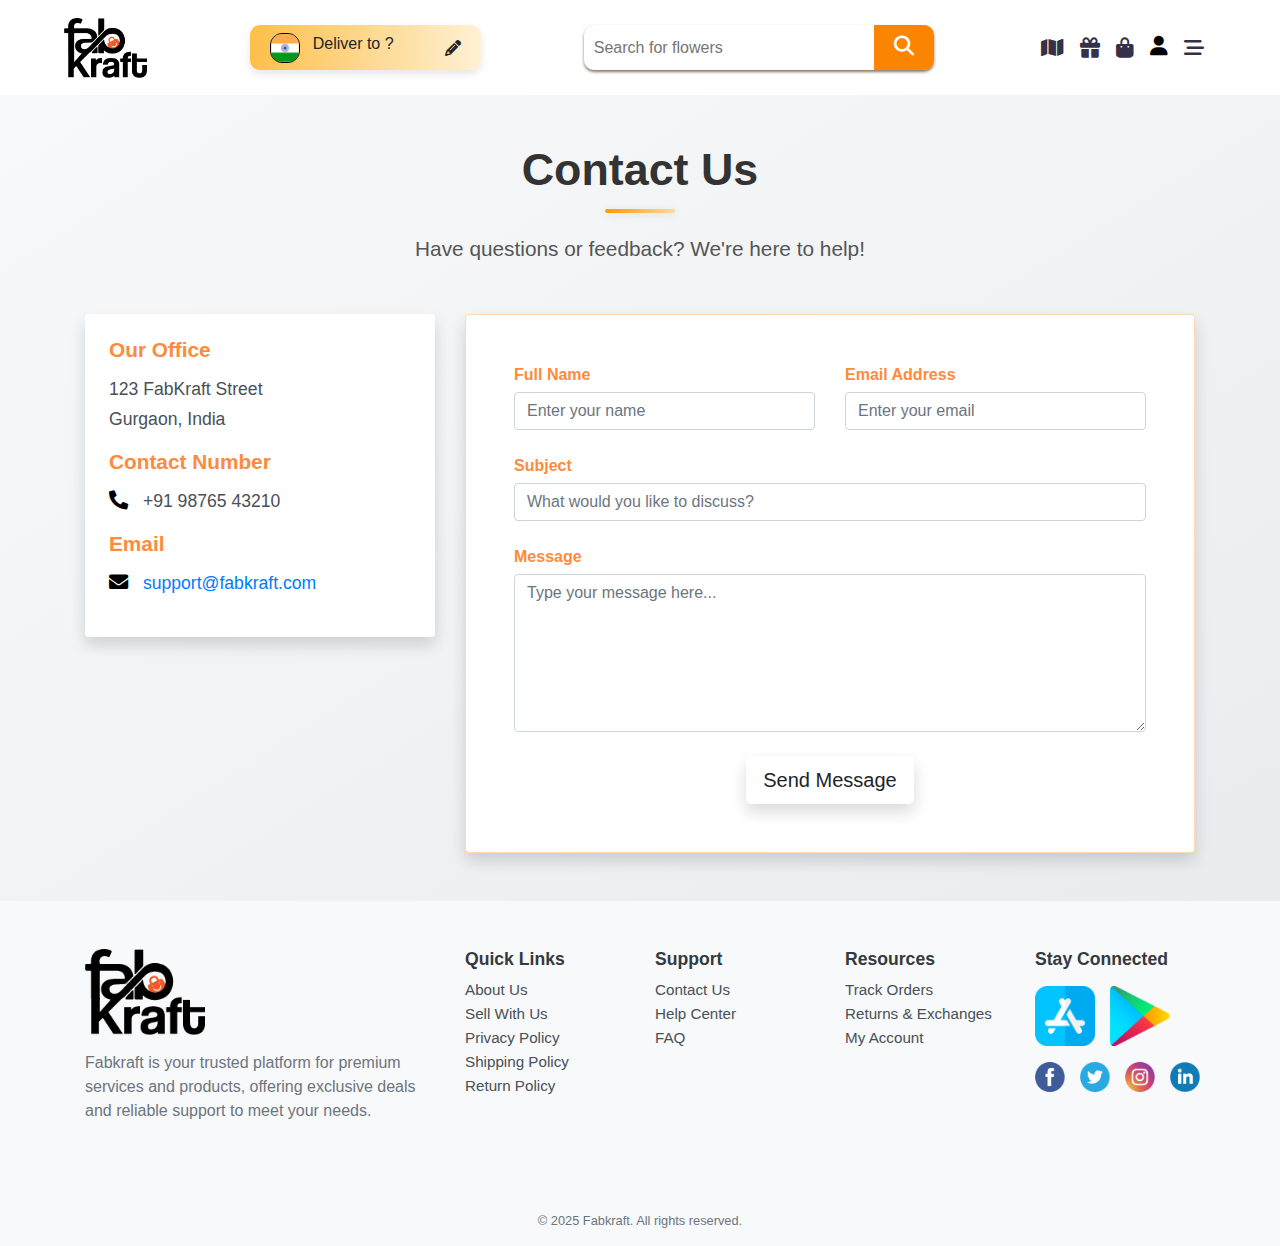
<file: contact.html>
<!DOCTYPE html>
<html lang="en">
    <head>
        <meta charset="utf-8">
        <title>FabKraft</title>
        <meta content="width=device-width, initial-scale=1.0" name="viewport">
        <meta content="" name="keywords">
        <meta content="" name="description">

        <!-- Favicon -->
        <link href="images/favicon.ico" rel="icon">

        <!-- Google Font -->
        <link href="https://fonts.googleapis.com/css2?family=Open+Sans:wght@300;400;600;700;800&display=swap" rel="stylesheet">
        <link rel="preconnect" href="https://fonts.googleapis.com">
<link rel="preconnect" href="https://fonts.gstatic.com" crossorigin>
<link href="https://fonts.googleapis.com/css2?family=Poppins:ital,wght@0,100;0,200;0,300;0,400;0,500;0,600;0,700;0,800;0,900;1,100;1,200;1,300;1,400;1,500;1,600;1,700;1,800;1,900&display=swap" rel="stylesheet">

        <!-- Template Stylesheet -->
        <link href="css/contact.css" rel="stylesheet">

        <link rel="stylesheet" href="https://cdnjs.cloudflare.com/ajax/libs/font-awesome/6.6.0/css/all.min.css"/>

        <!-- CSS Libraries -->
        <link href="https://stackpath.bootstrapcdn.com/bootstrap/4.4.1/css/bootstrap.min.css" rel="stylesheet">
        <link href="https://cdnjs.cloudflare.com/ajax/libs/font-awesome/5.10.0/css/all.min.css" rel="stylesheet">
        


    </head>
<body>

  <div id="Header-continer">
    <a href="index.html"><img src="images/logo.png" alt="FabKraft" class="logo"></a>


  <!--deliver-to area-->
    <div id="deliver">
        <div id="deliver-two">
            <img src="images/flag.png" alt="indian-flag" class="flag">
           <h6>Deliver to ?</h6>
        </div>
    
        <i class="fa-solid fa-pencil"></i>
    </div>

    <!--search area-->

    <form id="search-form">
        <div id="inputbox">
          <input type="text" id="input" placeholder="Search for flowers" aria-label="Search for flowers">
          <button id="search-button">
            <i class="fa-solid fa-magnifying-glass"></i>
          </button>
          
          <div id="suggestions" class="suggestions" aria-live="polite"></div>
      <div id="results" class="results"></div>
        </div>
      </form>
      

     <!--iconbox-->
    <div id="icons">
        <i class="fa-solid fa-map"></i>
        <br>
        <i class="fa-solid fa-gift"></i>
        <br>
        <i class="fa-solid fa-bag-shopping"></i>
        <br>
        <a href="login/sign-in.html"><i class="fa-solid fa-user" style="color: black;"></i></a>
        <br>
        <i class="fa-solid fa-bars-staggered"></i>
        <br>
    </div>

</div>

<!-- Contact Us Section Start -->
<section class="contact-us-section py-5">
  <div class="container">
      <div class="text-center mb-5">
          <h1 class="section-title">Contact Us</h1>
          <p class="section-subtitle">Have questions or feedback? We're here to help!</p>
      </div>
      
      <div class="row">
          <!-- Contact Information -->
          <div class="col-lg-4 mb-4">
              <div class="contact-info p-4 rounded shadow">
                  <h5 class="contact-heading">Our Office</h5>
                  <p>123 FabKraft Street<br>Gurgaon, India</p>
                  
                  <h5 class="contact-heading">Contact Number</h5>
                  <p><i class="fa fa-phone-alt"></i> +91 98765 43210</p>
                  
                  <h5 class="contact-heading">Email</h5>
                  <p><i class="fa fa-envelope"></i> <a href="mailto:support@fabkraft.com">support@fabkraft.com</a></p>
              </div>
          </div>
          
          <!-- Contact Form -->
          <div class="col-lg-8">
            <form action="#" method="post" class="contact-form p-5 rounded shadow">
                <div class="row">
                    <!-- Name Field -->
                    <div class="col-md-6 form-group mb-4">
                        <label for="name" class="form-label">Full Name</label>
                        <input type="text" id="name" class="form-control" placeholder="Enter your name" required>
                    </div>
        
                    <!-- Email Field -->
                    <div class="col-md-6 form-group mb-4">
                        <label for="email" class="form-label">Email Address</label>
                        <input type="email" id="email" class="form-control" placeholder="Enter your email" required>
                    </div>
        
                    <!-- Subject Field -->
                    <div class="col-12 form-group mb-4">
                        <label for="subject" class="form-label">Subject</label>
                        <input type="text" id="subject" class="form-control" placeholder="What would you like to discuss?" required>
                    </div>
        
                    <!-- Message Field -->
                    <div class="col-12 form-group mb-4">
                        <label for="message" class="form-label">Message</label>
                        <textarea id="message" class="form-control" rows="6" placeholder="Type your message here..." required></textarea>
                    </div>
        
                    <!-- Submit Button -->
                    <div class="col-12 text-center">
                        <button type="submit" class="btn btn-orange btn-lg shadow">Send Message</button>
                    </div>
                </div>
            </form>
        </div>
        
      </div>
  </div>
</section>

<!-- Footer Start -->
<footer class="footer-section">
  <div class="container">
      <div class="row py-5">
          <!-- Company Logo and Description -->
          <div class="col-lg-4 mb-4">
              <div class="footer-branding">
                  <img src="images/logo.png" alt="Fabkraft Logo" width="120">
                  <p class="mt-3 text-muted">
                      Fabkraft is your trusted platform for premium services and products, offering exclusive deals and reliable support to meet your needs.
                  </p>
              </div>
          </div>

          <!-- Quick Links -->
          <div class="col-lg-2 mb-4">
              <h5 class="footer-heading">Quick Links</h5>
              <ul class="list-unstyled">
                  <li><a href="about.html">About Us</a></li>
                  <li><a href="/sell-with-us">Sell With Us</a></li>
                  <li><a href="privacy-policy.html">Privacy Policy</a></li>
                  <li><a href="shipping-policy.html">Shipping Policy</a></li>
                  <li><a href="refund.html">Return Policy</a></li>
              </ul>
          </div>

          <!-- Support -->
          <div class="col-lg-2 mb-4">
              <h5 class="footer-heading">Support</h5>
              <ul class="list-unstyled">
                  <li><a href="contact.html">Contact Us</a></li>
                  <li><a href="/help-center">Help Center</a></li>
                  <li><a href="/faq">FAQ</a></li>
              </ul>
          </div>

          <!-- Resources -->
          <div class="col-lg-2 mb-4">
              <h5 class="footer-heading">Resources</h5>
              <ul class="list-unstyled">
                  <li><a href="/track-orders">Track Orders</a></li>
                  <li><a href="/returns">Returns & Exchanges</a></li>
                  <li><a href="/account">My Account</a></li>
              </ul>
          </div>

          <!-- Download App and Social Links -->
          <div class="col-lg-2 mb-4">
              <h5 class="footer-heading">Stay Connected</h5>
              <div class="app-stores d-flex gap-2 my-3">
                  <a href="#"><img src="images/app-store.png" alt="App Store" width="60" height="60px"></a>
                  <a href="#"><img src="images/play-store.png" alt="Play Store" width="60" height="60px"></a>

              </div>
              <div class="social-links d-flex gap-10">
                  <a href="#"><img src="images/facebook.png" alt="Facebook" width="30"></a>
                  <a href="#"><img src="images/twitter.png" alt="Twitter" width="30"></a>
                  <a href="#"><img src="images/instagram.png" alt="Instagram" width="30"></a>
                  <a href="#"><img src="images/linkedin.png" alt="LinkedIn" width="30"></a>

              </div>
          </div>
      </div>

      <!-- Copyright -->
      <div class="row">
          <div class="col-12 text-center">
              <p class="small text-muted">&copy; 2025 Fabkraft. All rights reserved.</p>
          </div>
      </div>
  </div>
</footer>
<!-- Footer End -->

  
  
  
  
  
  </body>
  </html>
</file>
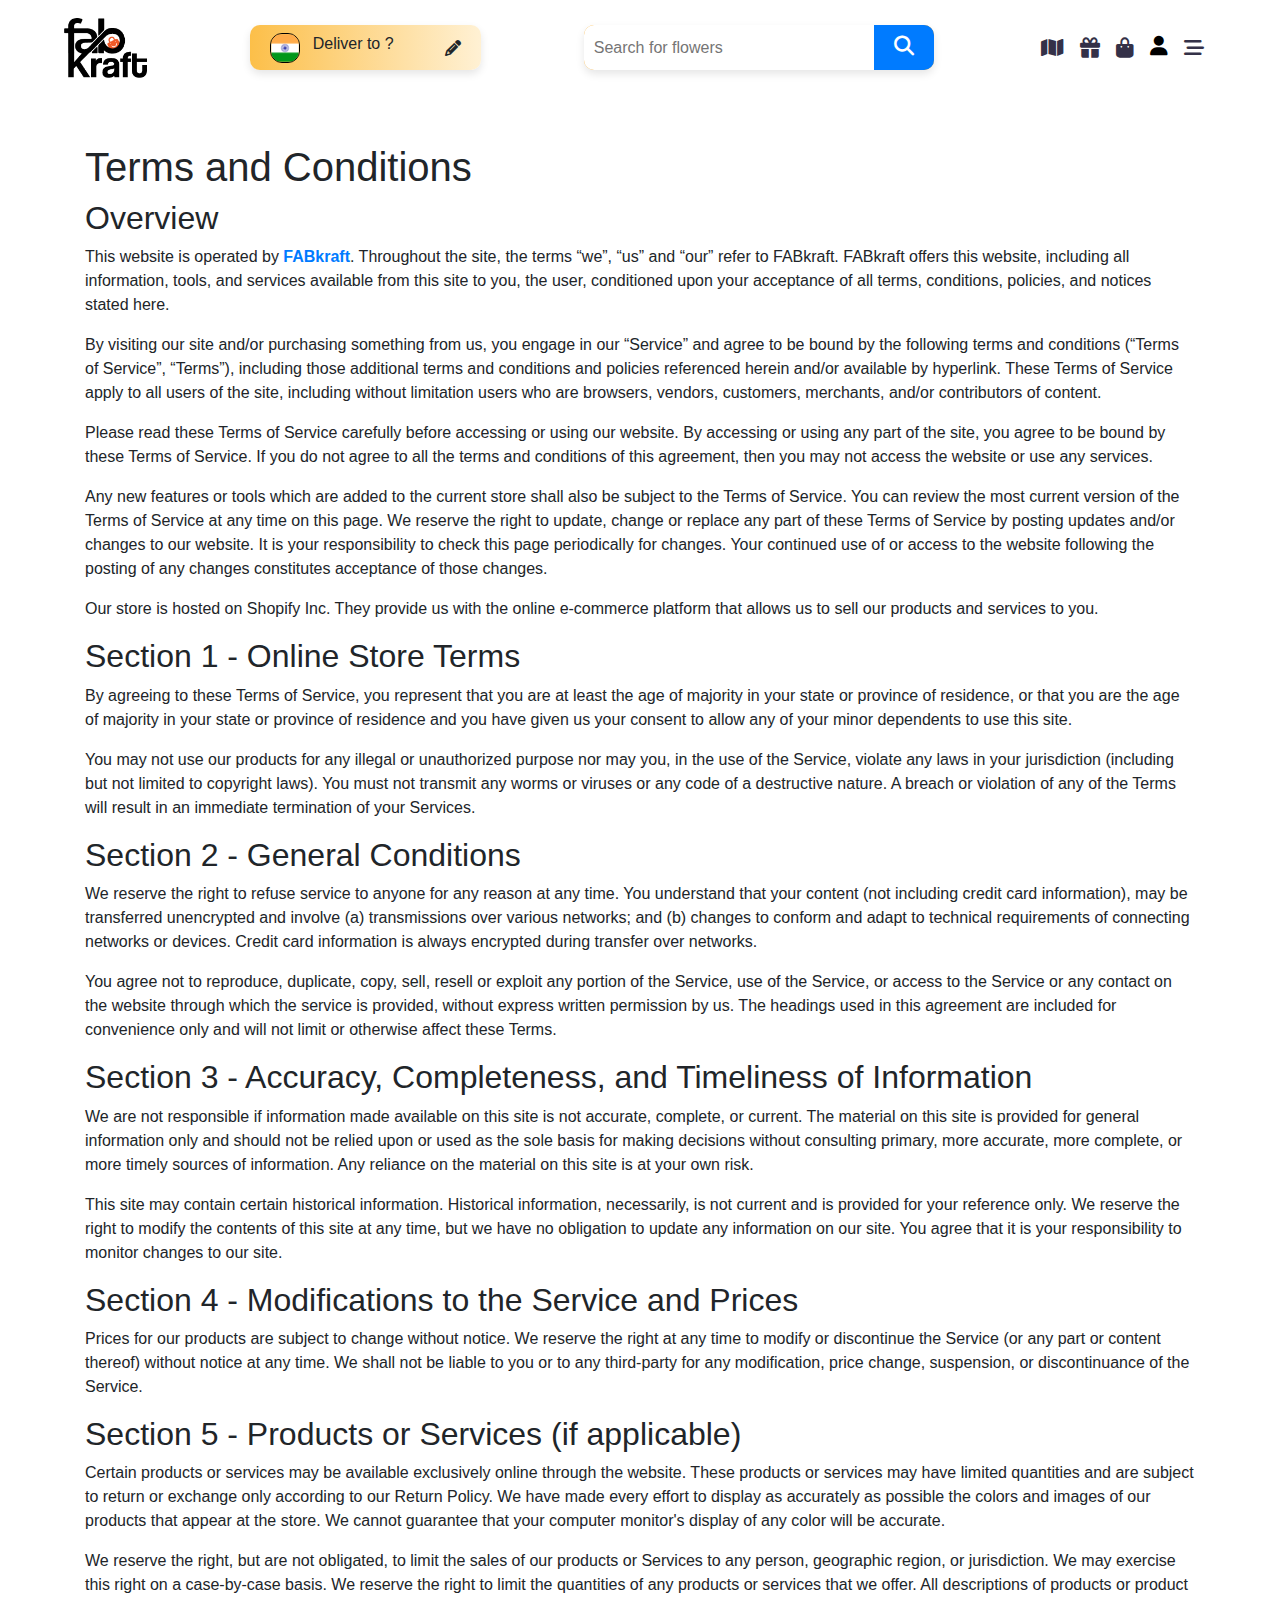
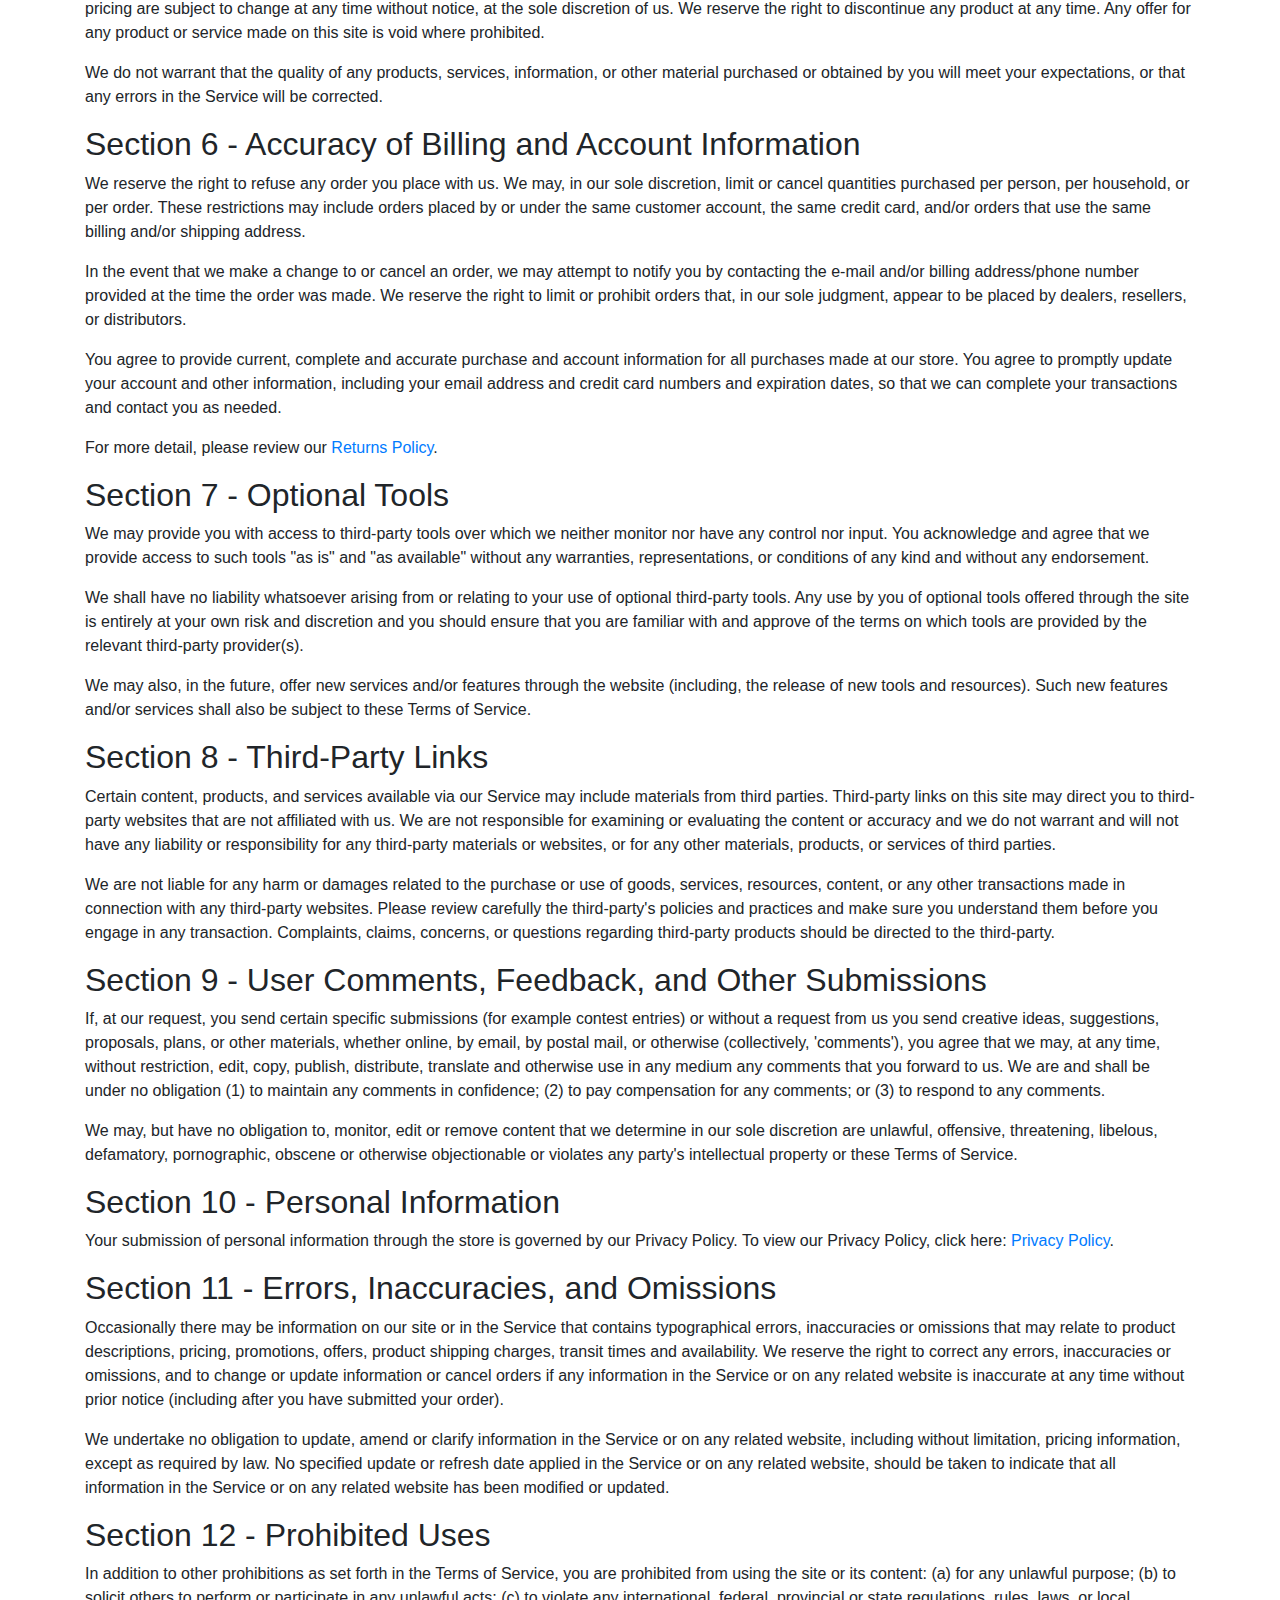
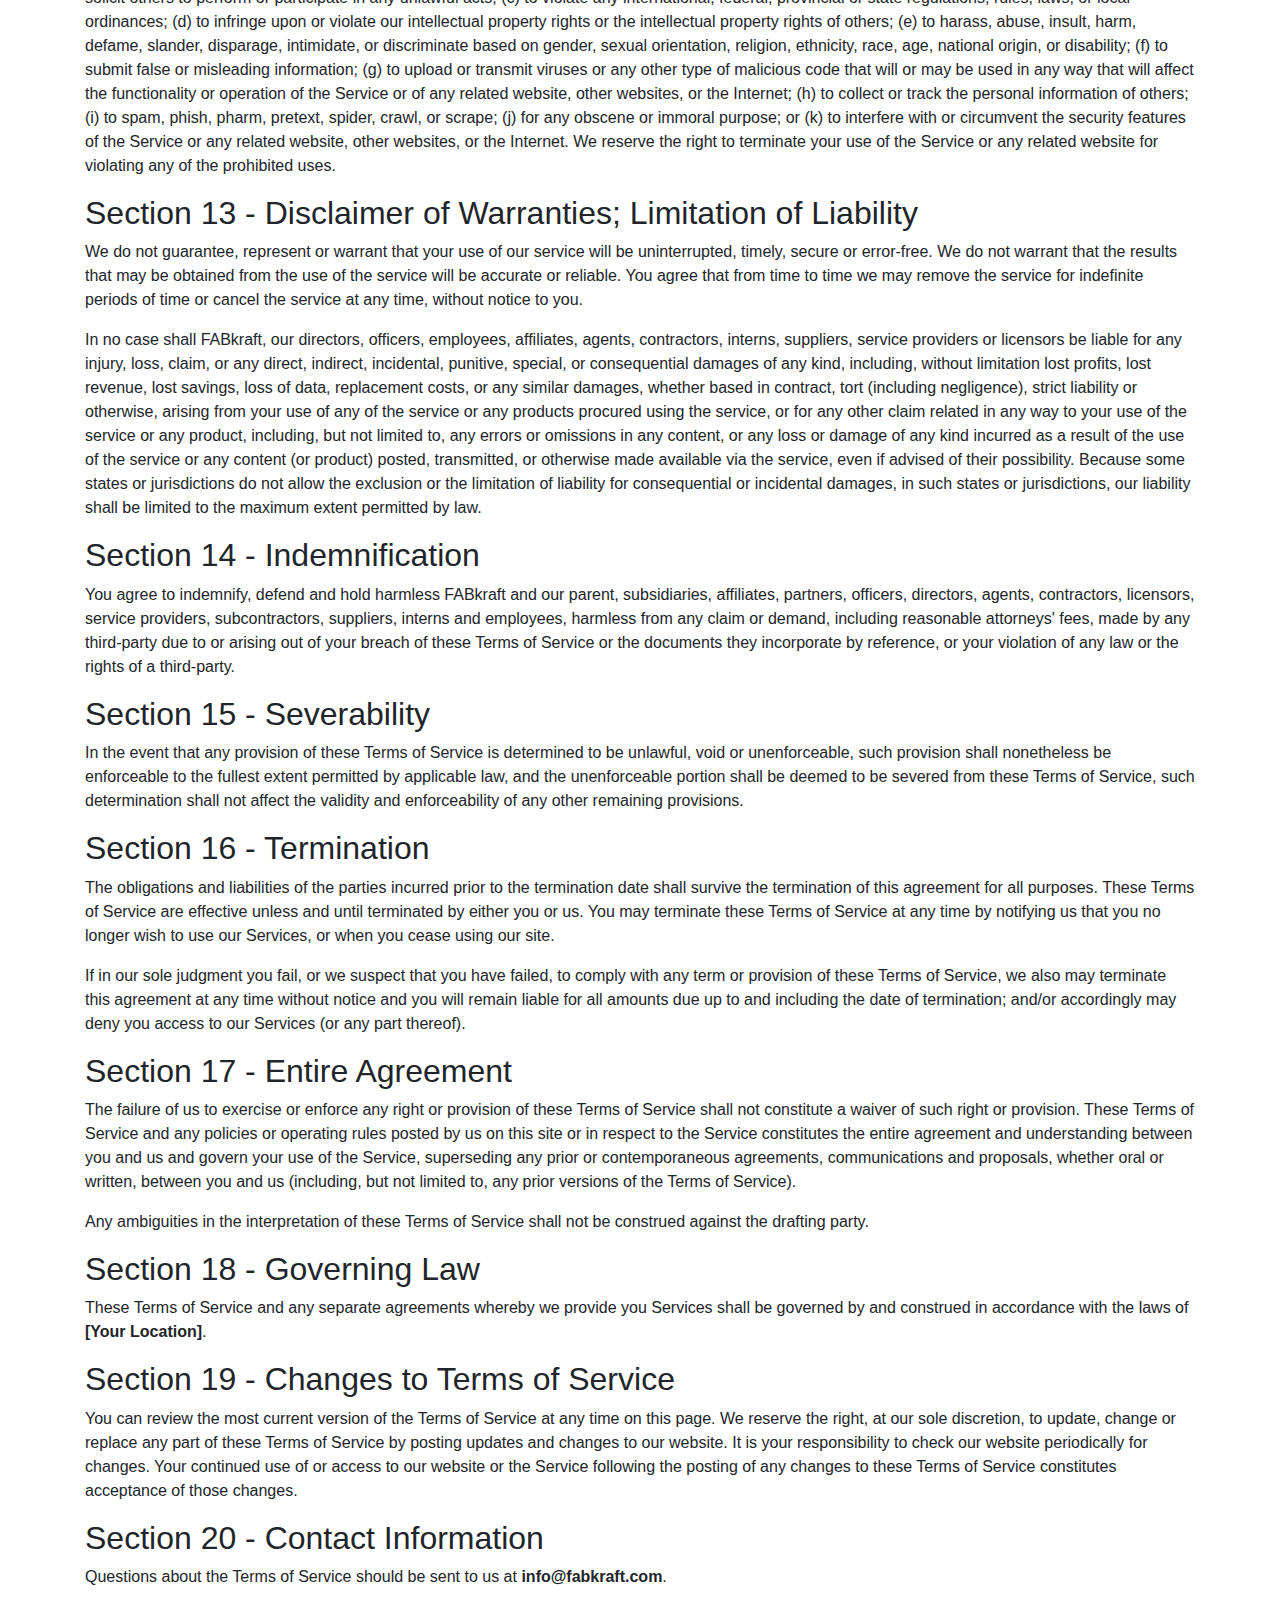
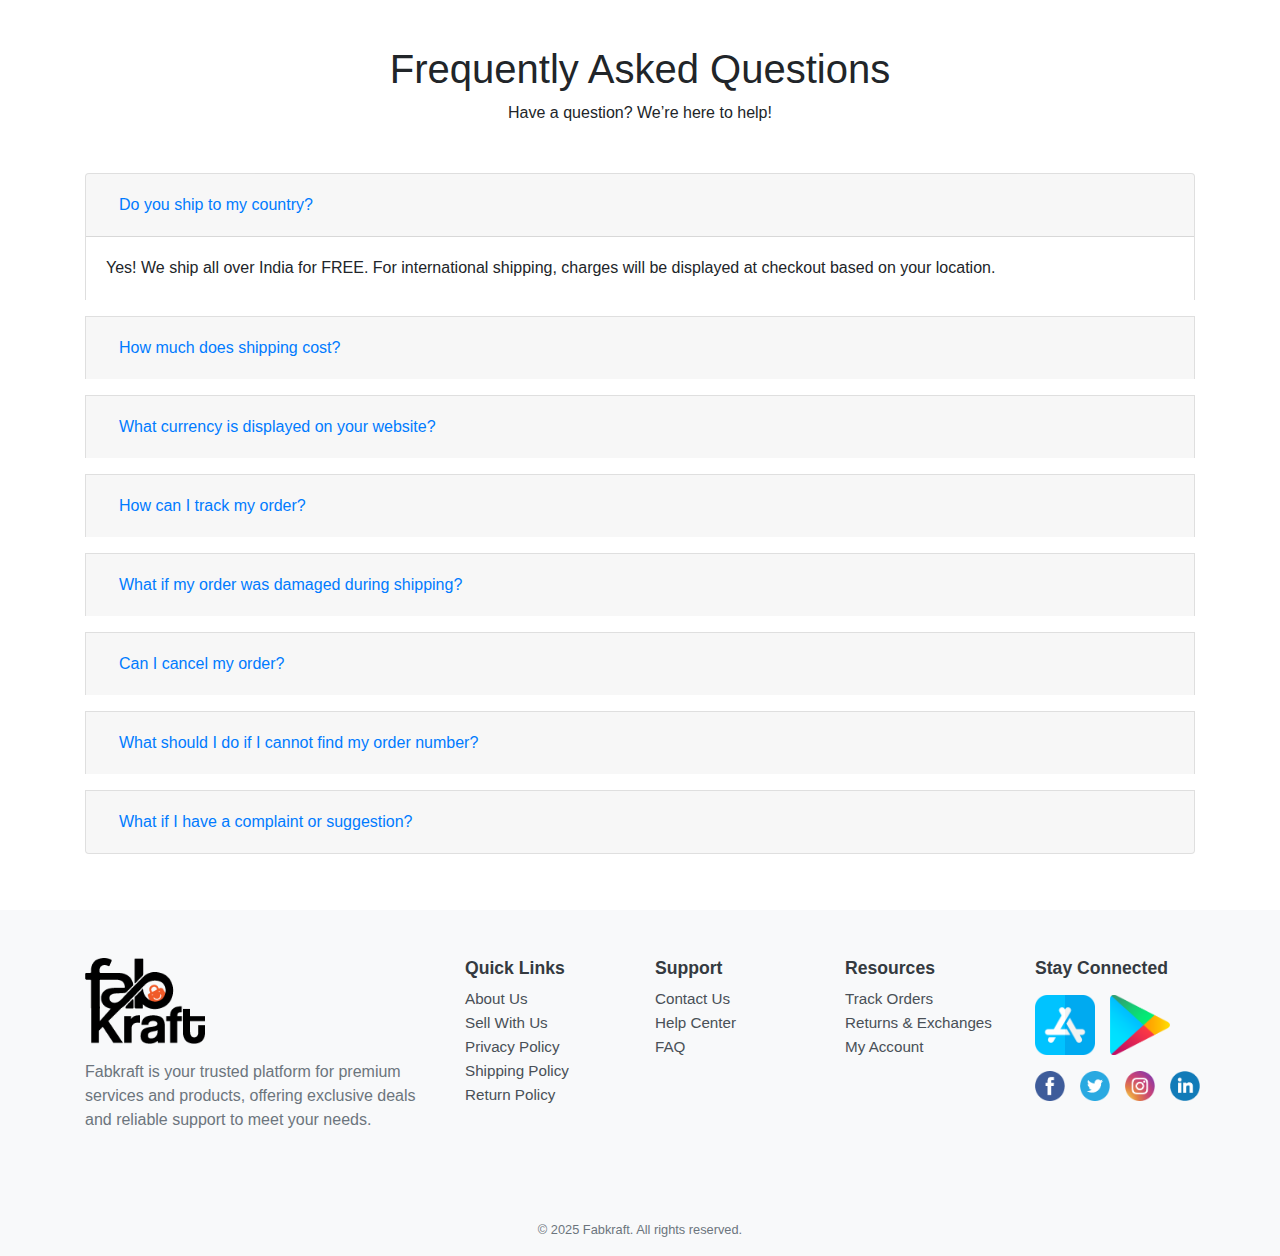
<file: faq.html>
<!DOCTYPE html>
<html lang="en">
    <head>
        <meta charset="utf-8">
        <title>FabKraft</title>
        <meta content="width=device-width, initial-scale=1.0" name="viewport">
        <meta content="" name="keywords">
        <meta content="" name="description">

        <!-- Favicon -->
        <link href="images/favicon.ico" rel="icon">

        <!-- Google Font -->
        <link href="https://fonts.googleapis.com/css2?family=Open+Sans:wght@300;400;600;700;800&display=swap" rel="stylesheet">
        <link rel="preconnect" href="https://fonts.googleapis.com">
<link rel="preconnect" href="https://fonts.gstatic.com" crossorigin>
<link href="https://fonts.googleapis.com/css2?family=Poppins:ital,wght@0,100;0,200;0,300;0,400;0,500;0,600;0,700;0,800;0,900;1,100;1,200;1,300;1,400;1,500;1,600;1,700;1,800;1,900&display=swap" rel="stylesheet">

        <!-- Template Stylesheet -->
        <link href="css/faq.css" rel="stylesheet">

        <link rel="stylesheet" href="https://cdnjs.cloudflare.com/ajax/libs/font-awesome/6.6.0/css/all.min.css"/>

        <!-- CSS Libraries -->
        <link href="https://stackpath.bootstrapcdn.com/bootstrap/4.4.1/css/bootstrap.min.css" rel="stylesheet">
        <link href="https://cdnjs.cloudflare.com/ajax/libs/font-awesome/5.10.0/css/all.min.css" rel="stylesheet">
        


    </head>
<body>

  <div id="Header-continer">
    <a href="index.html"><img src="images/logo.png" alt="FabKraft" class="logo"></a>


  <!--deliver-to area-->
    <div id="deliver">
        <div id="deliver-two">
            <img src="images/flag.png" alt="indian-flag" class="flag">
           <h6>Deliver to ?</h6>
        </div>
    
        <i class="fa-solid fa-pencil"></i>
    </div>

    <!--search area-->

    <form id="search-form">
        <div id="inputbox">
          <input type="text" id="input" placeholder="Search for flowers" aria-label="Search for flowers">
          <button id="search-button">
            <i class="fa-solid fa-magnifying-glass"></i>
          </button>
          
          <div id="suggestions" class="suggestions" aria-live="polite"></div>
      <div id="results" class="results"></div>
        </div>
      </form>
      

     <!--iconbox-->
    <div id="icons">
        <i class="fa-solid fa-map"></i>
        <br>
        <i class="fa-solid fa-gift"></i>
        <br>
        <i class="fa-solid fa-bag-shopping"></i>
        <br>
        <a href="login/sign-in.html"><i class="fa-solid fa-user" style="color: black;"></i></a>
        <br>
        <i class="fa-solid fa-bars-staggered"></i>
        <br>
    </div>

</div>
<div class="border-with-shadow">
    <br>
    <br>





<!-- Terms & Conditions Start -->

    <div class="container">
        <h1 class="title">Terms and Conditions</h1>
        
        <div class="content">
            <h2>Overview</h2>
            <p>This website is operated by <strong><a href="index.htmlt">FABkraft</a></strong>. Throughout the site, the terms “we”, “us” and “our” refer to FABkraft. FABkraft offers this website, including all information, tools, and services available from this site to you, the user, conditioned upon your acceptance of all terms, conditions, policies, and notices stated here.</p>
            <p>By visiting our site and/or purchasing something from us, you engage in our “Service” and agree to be bound by the following terms and conditions (“Terms of Service”, “Terms”), including those additional terms and conditions and policies referenced herein and/or available by hyperlink. These Terms of Service apply to all users of the site, including without limitation users who are browsers, vendors, customers, merchants, and/or contributors of content.</p>
            <p>Please read these Terms of Service carefully before accessing or using our website. By accessing or using any part of the site, you agree to be bound by these Terms of Service. If you do not agree to all the terms and conditions of this agreement, then you may not access the website or use any services.</p>
            <p>Any new features or tools which are added to the current store shall also be subject to the Terms of Service. You can review the most current version of the Terms of Service at any time on this page. We reserve the right to update, change or replace any part of these Terms of Service by posting updates and/or changes to our website. It is your responsibility to check this page periodically for changes. Your continued use of or access to the website following the posting of any changes constitutes acceptance of those changes.</p>
            <p>Our store is hosted on Shopify Inc. They provide us with the online e-commerce platform that allows us to sell our products and services to you.</p>

            <h2>Section 1 - Online Store Terms</h2>
            <p>By agreeing to these Terms of Service, you represent that you are at least the age of majority in your state or province of residence, or that you are the age of majority in your state or province of residence and you have given us your consent to allow any of your minor dependents to use this site.</p>
            <p>You may not use our products for any illegal or unauthorized purpose nor may you, in the use of the Service, violate any laws in your jurisdiction (including but not limited to copyright laws). You must not transmit any worms or viruses or any code of a destructive nature. A breach or violation of any of the Terms will result in an immediate termination of your Services.</p>

            <h2>Section 2 - General Conditions</h2>
            <p>We reserve the right to refuse service to anyone for any reason at any time. You understand that your content (not including credit card information), may be transferred unencrypted and involve (a) transmissions over various networks; and (b) changes to conform and adapt to technical requirements of connecting networks or devices. Credit card information is always encrypted during transfer over networks.</p>
            <p>You agree not to reproduce, duplicate, copy, sell, resell or exploit any portion of the Service, use of the Service, or access to the Service or any contact on the website through which the service is provided, without express written permission by us. The headings used in this agreement are included for convenience only and will not limit or otherwise affect these Terms.</p>

            <h2>Section 3 - Accuracy, Completeness, and Timeliness of Information</h2>
            <p>We are not responsible if information made available on this site is not accurate, complete, or current. The material on this site is provided for general information only and should not be relied upon or used as the sole basis for making decisions without consulting primary, more accurate, more complete, or more timely sources of information. Any reliance on the material on this site is at your own risk.</p>
            <p>This site may contain certain historical information. Historical information, necessarily, is not current and is provided for your reference only. We reserve the right to modify the contents of this site at any time, but we have no obligation to update any information on our site. You agree that it is your responsibility to monitor changes to our site.</p>

            <h2>Section 4 - Modifications to the Service and Prices</h2>
            <p>Prices for our products are subject to change without notice. We reserve the right at any time to modify or discontinue the Service (or any part or content thereof) without notice at any time. We shall not be liable to you or to any third-party for any modification, price change, suspension, or discontinuance of the Service.</p>

            <h2>Section 5 - Products or Services (if applicable)</h2>
            <p>Certain products or services may be available exclusively online through the website. These products or services may have limited quantities and are subject to return or exchange only according to our Return Policy. We have made every effort to display as accurately as possible the colors and images of our products that appear at the store. We cannot guarantee that your computer monitor's display of any color will be accurate.</p>
            <p>We reserve the right, but are not obligated, to limit the sales of our products or Services to any person, geographic region, or jurisdiction. We may exercise this right on a case-by-case basis. We reserve the right to limit the quantities of any products or services that we offer. All descriptions of products or product pricing are subject to change at any time without notice, at the sole discretion of us. We reserve the right to discontinue any product at any time. Any offer for any product or service made on this site is void where prohibited.</p>
            <p>We do not warrant that the quality of any products, services, information, or other material purchased or obtained by you will meet your expectations, or that any errors in the Service will be corrected.</p>

            <h2>Section 6 - Accuracy of Billing and Account Information</h2>
            <p>We reserve the right to refuse any order you place with us. We may, in our sole discretion, limit or cancel quantities purchased per person, per household, or per order. These restrictions may include orders placed by or under the same customer account, the same credit card, and/or orders that use the same billing and/or shipping address.</p>
            <p>In the event that we make a change to or cancel an order, we may attempt to notify you by contacting the e-mail and/or billing address/phone number provided at the time the order was made. We reserve the right to limit or prohibit orders that, in our sole judgment, appear to be placed by dealers, resellers, or distributors.</p>
            <p>You agree to provide current, complete and accurate purchase and account information for all purchases made at our store. You agree to promptly update your account and other information, including your email address and credit card numbers and expiration dates, so that we can complete your transactions and contact you as needed.</p>
            <p>For more detail, please review our <a href="refund.html">Returns Policy</a>.</p>

            <h2>Section 7 - Optional Tools</h2>
            <p>We may provide you with access to third-party tools over which we neither monitor nor have any control nor input. You acknowledge and agree that we provide access to such tools "as is" and "as available" without any warranties, representations, or conditions of any kind and without any endorsement.</p>
            <p>We shall have no liability whatsoever arising from or relating to your use of optional third-party tools. Any use by you of optional tools offered through the site is entirely at your own risk and discretion and you should ensure that you are familiar with and approve of the terms on which tools are provided by the relevant third-party provider(s).</p>
            <p>We may also, in the future, offer new services and/or features through the website (including, the release of new tools and resources). Such new features and/or services shall also be subject to these Terms of Service.</p>

            <h2>Section 8 - Third-Party Links</h2>
            <p>Certain content, products, and services available via our Service may include materials from third parties. Third-party links on this site may direct you to third-party websites that are not affiliated with us. We are not responsible for examining or evaluating the content or accuracy and we do not warrant and will not have any liability or responsibility for any third-party materials or websites, or for any other materials, products, or services of third parties.</p>
            <p>We are not liable for any harm or damages related to the purchase or use of goods, services, resources, content, or any other transactions made in connection with any third-party websites. Please review carefully the third-party's policies and practices and make sure you understand them before you engage in any transaction. Complaints, claims, concerns, or questions regarding third-party products should be directed to the third-party.</p>

            <h2>Section 9 - User Comments, Feedback, and Other Submissions</h2>
            <p>If, at our request, you send certain specific submissions (for example contest entries) or without a request from us you send creative ideas, suggestions, proposals, plans, or other materials, whether online, by email, by postal mail, or otherwise (collectively, 'comments'), you agree that we may, at any time, without restriction, edit, copy, publish, distribute, translate and otherwise use in any medium any comments that you forward to us. We are and shall be under no obligation (1) to maintain any comments in confidence; (2) to pay compensation for any comments; or (3) to respond to any comments.</p>
            <p>We may, but have no obligation to, monitor, edit or remove content that we determine in our sole discretion are unlawful, offensive, threatening, libelous, defamatory, pornographic, obscene or otherwise objectionable or violates any party's intellectual property or these Terms of Service.</p>

            <h2>Section 10 - Personal Information</h2>
            <p>Your submission of personal information through the store is governed by our Privacy Policy. To view our Privacy Policy, click here: <a href="privacy-policy.html">Privacy Policy</a>.</p>

            <h2>Section 11 - Errors, Inaccuracies, and Omissions</h2>
            <p>Occasionally there may be information on our site or in the Service that contains typographical errors, inaccuracies or omissions that may relate to product descriptions, pricing, promotions, offers, product shipping charges, transit times and availability. We reserve the right to correct any errors, inaccuracies or omissions, and to change or update information or cancel orders if any information in the Service or on any related website is inaccurate at any time without prior notice (including after you have submitted your order).</p>
            <p>We undertake no obligation to update, amend or clarify information in the Service or on any related website, including without limitation, pricing information, except as required by law. No specified update or refresh date applied in the Service or on any related website, should be taken to indicate that all information in the Service or on any related website has been modified or updated.</p>

            <h2>Section 12 - Prohibited Uses</h2>
            <p>In addition to other prohibitions as set forth in the Terms of Service, you are prohibited from using the site or its content: (a) for any unlawful purpose; (b) to solicit others to perform or participate in any unlawful acts; (c) to violate any international, federal, provincial or state regulations, rules, laws, or local ordinances; (d) to infringe upon or violate our intellectual property rights or the intellectual property rights of others; (e) to harass, abuse, insult, harm, defame, slander, disparage, intimidate, or discriminate based on gender, sexual orientation, religion, ethnicity, race, age, national origin, or disability; (f) to submit false or misleading information; (g) to upload or transmit viruses or any other type of malicious code that will or may be used in any way that will affect the functionality or operation of the Service or of any related website, other websites, or the Internet; (h) to collect or track the personal information of others; (i) to spam, phish, pharm, pretext, spider, crawl, or scrape; (j) for any obscene or immoral purpose; or (k) to interfere with or circumvent the security features of the Service or any related website, other websites, or the Internet. We reserve the right to terminate your use of the Service or any related website for violating any of the prohibited uses.</p>

            <h2>Section 13 - Disclaimer of Warranties; Limitation of Liability</h2>
            <p>We do not guarantee, represent or warrant that your use of our service will be uninterrupted, timely, secure or error-free. We do not warrant that the results that may be obtained from the use of the service will be accurate or reliable. You agree that from time to time we may remove the service for indefinite periods of time or cancel the service at any time, without notice to you.</p>
            <p>In no case shall FABkraft, our directors, officers, employees, affiliates, agents, contractors, interns, suppliers, service providers or licensors be liable for any injury, loss, claim, or any direct, indirect, incidental, punitive, special, or consequential damages of any kind, including, without limitation lost profits, lost revenue, lost savings, loss of data, replacement costs, or any similar damages, whether based in contract, tort (including negligence), strict liability or otherwise, arising from your use of any of the service or any products procured using the service, or for any other claim related in any way to your use of the service or any product, including, but not limited to, any errors or omissions in any content, or any loss or damage of any kind incurred as a result of the use of the service or any content (or product) posted, transmitted, or otherwise made available via the service, even if advised of their possibility. Because some states or jurisdictions do not allow the exclusion or the limitation of liability for consequential or incidental damages, in such states or jurisdictions, our liability shall be limited to the maximum extent permitted by law.</p>

            <h2>Section 14 - Indemnification</h2>
            <p>You agree to indemnify, defend and hold harmless FABkraft and our parent, subsidiaries, affiliates, partners, officers, directors, agents, contractors, licensors, service providers, subcontractors, suppliers, interns and employees, harmless from any claim or demand, including reasonable attorneys' fees, made by any third-party due to or arising out of your breach of these Terms of Service or the documents they incorporate by reference, or your violation of any law or the rights of a third-party.</p>

            <h2>Section 15 - Severability</h2>
            <p>In the event that any provision of these Terms of Service is determined to be unlawful, void or unenforceable, such provision shall nonetheless be enforceable to the fullest extent permitted by applicable law, and the unenforceable portion shall be deemed to be severed from these Terms of Service, such determination shall not affect the validity and enforceability of any other remaining provisions.</p>

            <h2>Section 16 - Termination</h2>
            <p>The obligations and liabilities of the parties incurred prior to the termination date shall survive the termination of this agreement for all purposes. These Terms of Service are effective unless and until terminated by either you or us. You may terminate these Terms of Service at any time by notifying us that you no longer wish to use our Services, or when you cease using our site.</p>
            <p>If in our sole judgment you fail, or we suspect that you have failed, to comply with any term or provision of these Terms of Service, we also may terminate this agreement at any time without notice and you will remain liable for all amounts due up to and including the date of termination; and/or accordingly may deny you access to our Services (or any part thereof).</p>

            <h2>Section 17 - Entire Agreement</h2>
            <p>The failure of us to exercise or enforce any right or provision of these Terms of Service shall not constitute a waiver of such right or provision. These Terms of Service and any policies or operating rules posted by us on this site or in respect to the Service constitutes the entire agreement and understanding between you and us and govern your use of the Service, superseding any prior or contemporaneous agreements, communications and proposals, whether oral or written, between you and us (including, but not limited to, any prior versions of the Terms of Service).</p>
            <p>Any ambiguities in the interpretation of these Terms of Service shall not be construed against the drafting party.</p>

            <h2>Section 18 - Governing Law</h2>
            <p>These Terms of Service and any separate agreements whereby we provide you Services shall be governed by and construed in accordance with the laws of <strong>[Your Location]</strong>.</p>

            <h2>Section 19 - Changes to Terms of Service</h2>
            <p>You can review the most current version of the Terms of Service at any time on this page. We reserve the right, at our sole discretion, to update, change or replace any part of these Terms of Service by posting updates and changes to our website. It is your responsibility to check our website periodically for changes. Your continued use of or access to our website or the Service following the posting of any changes to these Terms of Service constitutes acceptance of those changes.</p>

            <h2>Section 20 - Contact Information</h2>
            <p>Questions about the Terms of Service should be sent to us at <strong>info@fabkraft.com</strong>.</p>
        </div>
    </div>
</body>
</html>

<!-- Terms & Conditions End -->



<!-- FAQ Page Start -->
<section class="faq-section">
    <div class="container">
        <!-- Intro Section -->
        <div class="text-center mb-5">
            <h1 class="section-title">Frequently Asked Questions</h1>
            <p class="section-subtitle">Have a question? We’re here to help!</p>
        </div>

        <!-- FAQ Items -->
        <div class="row">
            <div class="col-lg-12">
                <div class="accordion" id="faqAccordion">
                    <!-- FAQ Item 1 -->
                    <div class="card mb-3">
                        <div class="card-header" id="headingOne">
                            <h5 class="mb-0">
                                <button class="btn btn-link" data-toggle="collapse" data-target="#collapseOne" aria-expanded="true" aria-controls="collapseOne">
                                    Do you ship to my country?
                                </button>
                            </h5>
                        </div>
                        <div id="collapseOne" class="collapse show" aria-labelledby="headingOne" data-parent="#faqAccordion">
                            <div class="card-body">
                                Yes! We ship all over India for FREE. For international shipping, charges will be displayed at checkout based on your location.
                            </div>
                        </div>
                    </div>

                    <!-- FAQ Item 2 -->
                    <div class="card mb-3">
                        <div class="card-header" id="headingTwo">
                            <h5 class="mb-0">
                                <button class="btn btn-link collapsed" data-toggle="collapse" data-target="#collapseTwo" aria-expanded="false" aria-controls="collapseTwo">
                                    How much does shipping cost?
                                </button>
                            </h5>
                        </div>
                        <div id="collapseTwo" class="collapse" aria-labelledby="headingTwo" data-parent="#faqAccordion">
                            <div class="card-body">
                                Shipping is FREE within India. For international orders, shipping costs will be calculated at checkout after you provide your shipping address.
                            </div>
                        </div>
                    </div>

                    <!-- FAQ Item 3 -->
                    <div class="card mb-3">
                        <div class="card-header" id="headingThree">
                            <h5 class="mb-0">
                                <button class="btn btn-link collapsed" data-toggle="collapse" data-target="#collapseThree" aria-expanded="false" aria-controls="collapseThree">
                                    What currency is displayed on your website?
                                </button>
                            </h5>
                        </div>
                        <div id="collapseThree" class="collapse" aria-labelledby="headingThree" data-parent="#faqAccordion">
                            <div class="card-body">
                                All prices are displayed in Indian Rupees (INR). We accept international payments via foreign credit cards.
                            </div>
                        </div>
                    </div>

                    <!-- FAQ Item 4 -->
                    <div class="card mb-3">
                        <div class="card-header" id="headingFour">
                            <h5 class="mb-0">
                                <button class="btn btn-link collapsed" data-toggle="collapse" data-target="#collapseFour" aria-expanded="false" aria-controls="collapseFour">
                                    How can I track my order?
                                </button>
                            </h5>
                        </div>
                        <div id="collapseFour" class="collapse" aria-labelledby="headingFour" data-parent="#faqAccordion">
                            <div class="card-body">
                                You can track your order once it has been dispatched. An email with a tracking link will be sent to you after shipping.
                            </div>
                        </div>
                    </div>

                    <!-- FAQ Item 5 -->
                    <div class="card mb-3">
                        <div class="card-header" id="headingFive">
                            <h5 class="mb-0">
                                <button class="btn btn-link collapsed" data-toggle="collapse" data-target="#collapseFive" aria-expanded="false" aria-controls="collapseFive">
                                    What if my order was damaged during shipping?
                                </button>
                            </h5>
                        </div>
                        <div id="collapseFive" class="collapse" aria-labelledby="headingFive" data-parent="#faqAccordion">
                            <div class="card-body">
                                If your order arrives damaged, please contact us at <a href="mailto:info@Fabkraft.com">info@Fabkraft.com</a> with pictures of the damaged product and packaging, and we'll assist you promptly.
                            </div>
                        </div>
                    </div>

                    <!-- FAQ Item 6 -->
                    <div class="card mb-3">
                        <div class="card-header" id="headingSix">
                            <h5 class="mb-0">
                                <button class="btn btn-link collapsed" data-toggle="collapse" data-target="#collapseSix" aria-expanded="false" aria-controls="collapseSix">
                                    Can I cancel my order?
                                </button>
                            </h5>
                        </div>
                        <div id="collapseSix" class="collapse" aria-labelledby="headingSix" data-parent="#faqAccordion">
                            <div class="card-body">
                                Orders that have not been shipped can be canceled by logging into your account or emailing us at <a href="mailto:info@Fabkraft.com">info@Fabkraft.com</a>.
                            </div>
                        </div>
                    </div>

                    <!-- FAQ Item 7 -->
                    <div class="card mb-3">
                        <div class="card-header" id="headingSeven">
                            <h5 class="mb-0">
                                <button class="btn btn-link collapsed" data-toggle="collapse" data-target="#collapseSeven" aria-expanded="false" aria-controls="collapseSeven">
                                    What should I do if I cannot find my order number?
                                </button>
                            </h5>
                        </div>
                        <div id="collapseSeven" class="collapse" aria-labelledby="headingSeven" data-parent="#faqAccordion">
                            <div class="card-body">
                                Your order number can be found in the confirmation email sent to you after your purchase. If you can't find it, please provide us with the email used for the order, and we will help you retrieve it.
                            </div>
                        </div>
                    </div>

                    <!-- FAQ Item 8 -->
                    <div class="card mb-3">
                        <div class="card-header" id="headingEight">
                            <h5 class="mb-0">
                                <button class="btn btn-link collapsed" data-toggle="collapse" data-target="#collapseEight" aria-expanded="false" aria-controls="collapseEight">
                                    What if I have a complaint or suggestion?
                                </button>
                            </h5>
                        </div>
                        <div id="collapseEight" class="collapse" aria-labelledby="headingEight" data-parent="#faqAccordion">
                            <div class="card-body">
                                We value your feedback! Please contact us at <a href="mailto:info@Fabkraft.com">info@Fabkraft.com</a> with any complaints or suggestions you may have, and we’ll do our best to address them.
                            </div>
                        </div>
                    </div>

                </div>
            </div>
        </div>
    </div>
</section>
<!-- FAQ Page End -->






<!-- Footer Start -->
<footer class="footer-section">
    <div class="container">
        <div class="row py-5">
            <!-- Company Logo and Description -->
            <div class="col-lg-4 mb-4">
                <div class="footer-branding">
                    <img src="images/logo.png" alt="Fabkraft Logo" width="120">
                    <p class="mt-3 text-muted">
                        Fabkraft is your trusted platform for premium services and products, offering exclusive deals and reliable support to meet your needs.
                    </p>
                </div>
            </div>
  
            <!-- Quick Links -->
            <div class="col-lg-2 mb-4">
                <h5 class="footer-heading">Quick Links</h5>
                <ul class="list-unstyled">
                    <li><a href="about.html">About Us</a></li>
                    <li><a href="/sell-with-us">Sell With Us</a></li>
                    <li><a href="privacy-policy.html">Privacy Policy</a></li>
                    <li><a href="shipping-policy.html">Shipping Policy</a></li>
                    <li><a href="refund.html">Return Policy</a></li>
                </ul>
            </div>
  
            <!-- Support -->
            <div class="col-lg-2 mb-4">
                <h5 class="footer-heading">Support</h5>
                <ul class="list-unstyled">
                    <li><a href="contact.html">Contact Us</a></li>
                    <li><a href="/help-center">Help Center</a></li>
                    <li><a href="/faq">FAQ</a></li>
                </ul>
            </div>
  
            <!-- Resources -->
            <div class="col-lg-2 mb-4">
                <h5 class="footer-heading">Resources</h5>
                <ul class="list-unstyled">
                    <li><a href="/track-orders">Track Orders</a></li>
                    <li><a href="/returns">Returns & Exchanges</a></li>
                    <li><a href="/account">My Account</a></li>
                </ul>
            </div>
  
            <!-- Download App and Social Links -->
            <div class="col-lg-2 mb-4">
                <h5 class="footer-heading">Stay Connected</h5>
                <div class="app-stores d-flex gap-2 my-3">
                    <a href="#"><img src="images/app-store.png" alt="App Store" width="60" height="60px"></a>
                    <a href="#"><img src="images/play-store.png" alt="Play Store" width="60" height="60px"></a>
  
                </div>
                <div class="social-links d-flex gap-10">
                    <a href="#"><img src="images/facebook.png" alt="Facebook" width="30"></a>
                    <a href="#"><img src="images/twitter.png" alt="Twitter" width="30"></a>
                    <a href="#"><img src="images/instagram.png" alt="Instagram" width="30"></a>
                    <a href="#"><img src="images/linkedin.png" alt="LinkedIn" width="30"></a>
  
                </div>
            </div>
        </div>
  
        <!-- Copyright -->
        <div class="row">
            <div class="col-12 text-center">
                <p class="small text-muted">&copy; 2025 Fabkraft. All rights reserved.</p>
            </div>
        </div>
    </div>
  </footer>
  <!-- Footer End -->
  
  

<script src="https://code.jquery.com/jquery-3.5.1.slim.min.js"></script>
<script src="https://cdn.jsdelivr.net/npm/@popperjs/core@2.9.2/dist/umd/popper.min.js"></script>
<script src="https://stackpath.bootstrapcdn.com/bootstrap/4.5.2/js/bootstrap.min.js"></script>
</body>
</html>
</file>
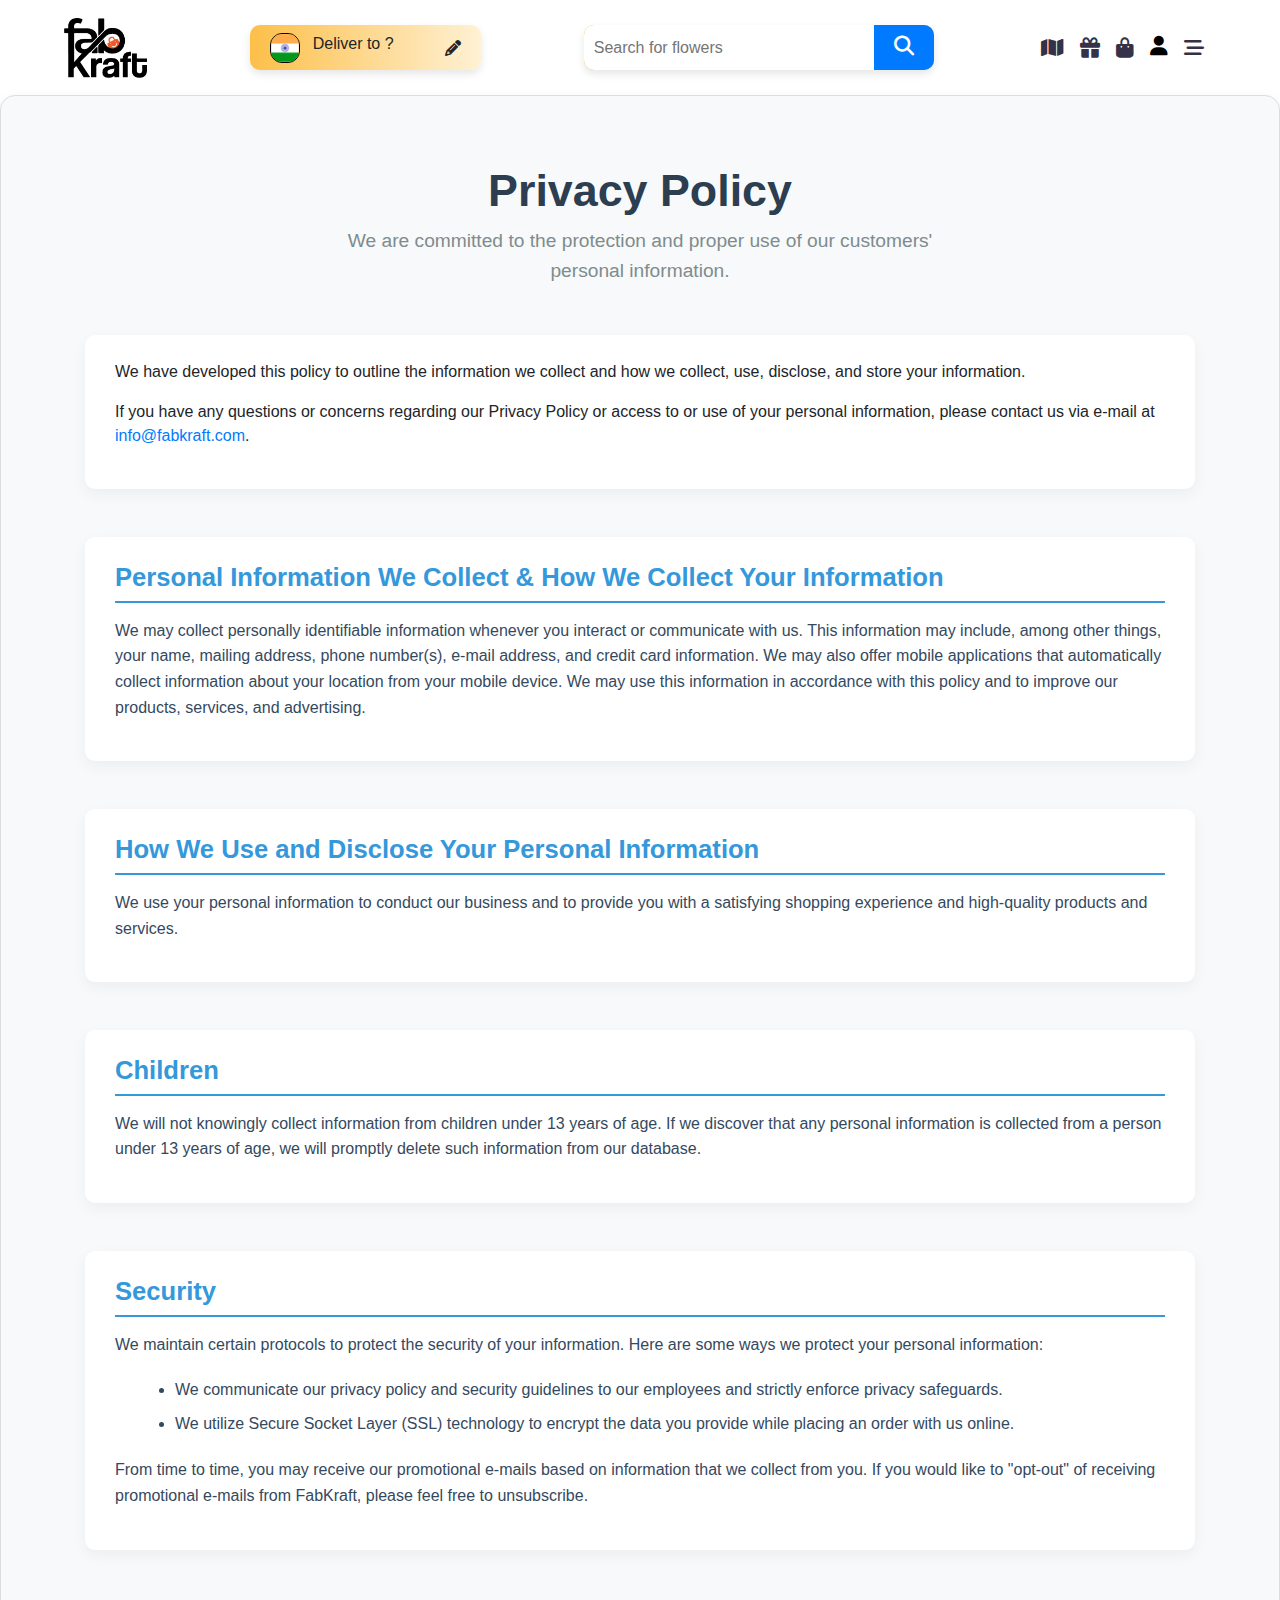
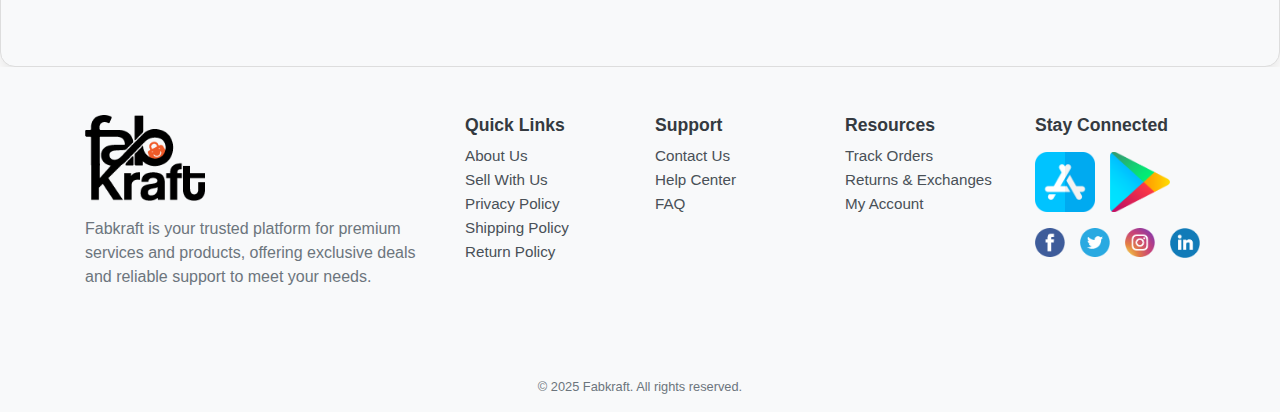
<file: privacy-policy.html>
<!DOCTYPE html>
<html lang="en">
    <head>
        <meta charset="utf-8">
        <title>FabKraft</title>
        <meta content="width=device-width, initial-scale=1.0" name="viewport">
        <meta content="" name="keywords">
        <meta content="" name="description">

        <!-- Favicon -->
        <link href="images/favicon.ico" rel="icon">

        <!-- Google Font -->
        <link href="https://fonts.googleapis.com/css2?family=Open+Sans:wght@300;400;600;700;800&display=swap" rel="stylesheet">
        <link rel="preconnect" href="https://fonts.googleapis.com">
<link rel="preconnect" href="https://fonts.gstatic.com" crossorigin>
<link href="https://fonts.googleapis.com/css2?family=Poppins:ital,wght@0,100;0,200;0,300;0,400;0,500;0,600;0,700;0,800;0,900;1,100;1,200;1,300;1,400;1,500;1,600;1,700;1,800;1,900&display=swap" rel="stylesheet">

        <!-- Template Stylesheet -->
        <link href="css/policy.css" rel="stylesheet">

        <link rel="stylesheet" href="https://cdnjs.cloudflare.com/ajax/libs/font-awesome/6.6.0/css/all.min.css"/>

        <!-- CSS Libraries -->
        <link href="https://stackpath.bootstrapcdn.com/bootstrap/4.4.1/css/bootstrap.min.css" rel="stylesheet">
        <link href="https://cdnjs.cloudflare.com/ajax/libs/font-awesome/5.10.0/css/all.min.css" rel="stylesheet">
        


    </head>
<body>

  <div id="Header-continer">
    <a href="index.html"><img src="images/logo.png" alt="FabKraft" class="logo"></a>


  <!--deliver-to area-->
    <div id="deliver">
        <div id="deliver-two">
            <img src="images/flag.png" alt="indian-flag" class="flag">
           <h6>Deliver to ?</h6>
        </div>
    
        <i class="fa-solid fa-pencil"></i>
    </div>

    <!--search area-->

    <form id="search-form">
        <div id="inputbox">
          <input type="text" id="input" placeholder="Search for flowers" aria-label="Search for flowers">
          <button id="search-button">
            <i class="fa-solid fa-magnifying-glass"></i>
          </button>
          
          <div id="suggestions" class="suggestions" aria-live="polite"></div>
      <div id="results" class="results"></div>
        </div>
      </form>
      

     <!--iconbox-->
    <div id="icons">
        <i class="fa-solid fa-map"></i>
        <br>
        <i class="fa-solid fa-gift"></i>
        <br>
        <i class="fa-solid fa-bag-shopping"></i>
        <br>
        <a href="login/sign-in.html"><i class="fa-solid fa-user" style="color: black;"></i></a>
        <br>
        <i class="fa-solid fa-bars-staggered"></i>
        <br>
    </div>

</div>
<div class="border-with-shadow">
  <div class="privacy-policy-section py-5">
      <div class="container">
          <!-- Intro Section -->
          <div class="text-center mb-5">
              <h1 class="section-title">Privacy Policy</h1>
              <p class="section-subtitle">We are committed to the protection and proper use of our customers' personal information.</p>
          </div>

          <!-- Privacy Policy Details -->
          <div class="policy-details mb-5">
              <p>We have developed this policy to outline the information we collect and how we collect, use, disclose, and store your information.</p>
              <p>If you have any questions or concerns regarding our Privacy Policy or access to or use of your personal information, please contact us via e-mail at <a href="mailto:info@fabkraft.com">info@fabkraft.com</a>.</p>
          </div>

          <!-- Personal Information Collection -->
          <div class="policy-section mb-5">
              <h2>Personal Information We Collect & How We Collect Your Information</h2>
              <p>We may collect personally identifiable information whenever you interact or communicate with us. This information may include, among other things, your name, mailing address, phone number(s), e-mail address, and credit card information. We may also offer mobile applications that automatically collect information about your location from your mobile device. We may use this information in accordance with this policy and to improve our products, services, and advertising.</p>
          </div>

          <!-- Use and Disclosure of Information -->
          <div class="policy-section mb-5">
              <h2>How We Use and Disclose Your Personal Information</h2>
              <p>We use your personal information to conduct our business and to provide you with a satisfying shopping experience and high-quality products and services.</p>
          </div>

          <!-- Children -->
          <div class="policy-section mb-5">
              <h2>Children</h2>
              <p>We will not knowingly collect information from children under 13 years of age. If we discover that any personal information is collected from a person under 13 years of age, we will promptly delete such information from our database.</p>
          </div>

          <!-- Security Measures -->
          <div class="policy-section mb-5">
              <h2>Security</h2>
              <p>We maintain certain protocols to protect the security of your information. Here are some ways we protect your personal information:</p>
              <ul>
                  <li>We communicate our privacy policy and security guidelines to our employees and strictly enforce privacy safeguards.</li>
                  <li>We utilize Secure Socket Layer (SSL) technology to encrypt the data you provide while placing an order with us online.</li>
              </ul>
              <p>From time to time, you may receive our promotional e-mails based on information that we collect from you. If you would like to "opt-out" of receiving promotional e-mails from FabKraft, please feel free to unsubscribe.</p>
          </div>
      </div>
  </div>
</div>


<!-- Refund Policy Page End -->


<!-- Footer Start -->
<footer class="footer-section">
  <div class="container">
      <div class="row py-5">
          <!-- Company Logo and Description -->
          <div class="col-lg-4 mb-4">
              <div class="footer-branding">
                  <img src="images/logo.png" alt="Fabkraft Logo" width="120">
                  <p class="mt-3 text-muted">
                      Fabkraft is your trusted platform for premium services and products, offering exclusive deals and reliable support to meet your needs.
                  </p>
              </div>
          </div>

          <!-- Quick Links -->
          <div class="col-lg-2 mb-4">
              <h5 class="footer-heading">Quick Links</h5>
              <ul class="list-unstyled">
                  <li><a href="about.html">About Us</a></li>
                  <li><a href="/sell-with-us">Sell With Us</a></li>
                  <li><a href="privacy-policy.html">Privacy Policy</a></li>
                  <li><a href="shipping-policy.html">Shipping Policy</a></li>
                  <li><a href="refund.html">Return Policy</a></li>
              </ul>
          </div>

          <!-- Support -->
          <div class="col-lg-2 mb-4">
              <h5 class="footer-heading">Support</h5>
              <ul class="list-unstyled">
                  <li><a href="contact.html">Contact Us</a></li>
                  <li><a href="/help-center">Help Center</a></li>
                  <li><a href="/faq">FAQ</a></li>
              </ul>
          </div>

          <!-- Resources -->
          <div class="col-lg-2 mb-4">
              <h5 class="footer-heading">Resources</h5>
              <ul class="list-unstyled">
                  <li><a href="/track-orders">Track Orders</a></li>
                  <li><a href="/returns">Returns & Exchanges</a></li>
                  <li><a href="/account">My Account</a></li>
              </ul>
          </div>

          <!-- Download App and Social Links -->
          <div class="col-lg-2 mb-4">
              <h5 class="footer-heading">Stay Connected</h5>
              <div class="app-stores d-flex gap-2 my-3">
                  <a href="#"><img src="images/app-store.png" alt="App Store" width="60" height="60px"></a>
                  <a href="#"><img src="images/play-store.png" alt="Play Store" width="60" height="60px"></a>

              </div>
              <div class="social-links d-flex gap-10">
                  <a href="#"><img src="images/facebook.png" alt="Facebook" width="30"></a>
                  <a href="#"><img src="images/twitter.png" alt="Twitter" width="30"></a>
                  <a href="#"><img src="images/instagram.png" alt="Instagram" width="30"></a>
                  <a href="#"><img src="images/linkedin.png" alt="LinkedIn" width="30"></a>

              </div>
          </div>
      </div>

      <!-- Copyright -->
      <div class="row">
          <div class="col-12 text-center">
              <p class="small text-muted">&copy; 2025 Fabkraft. All rights reserved.</p>
          </div>
      </div>
  </div>
</footer>
<!-- Footer End -->
  
  
  
  
  
  </body>
  </html>
</file>
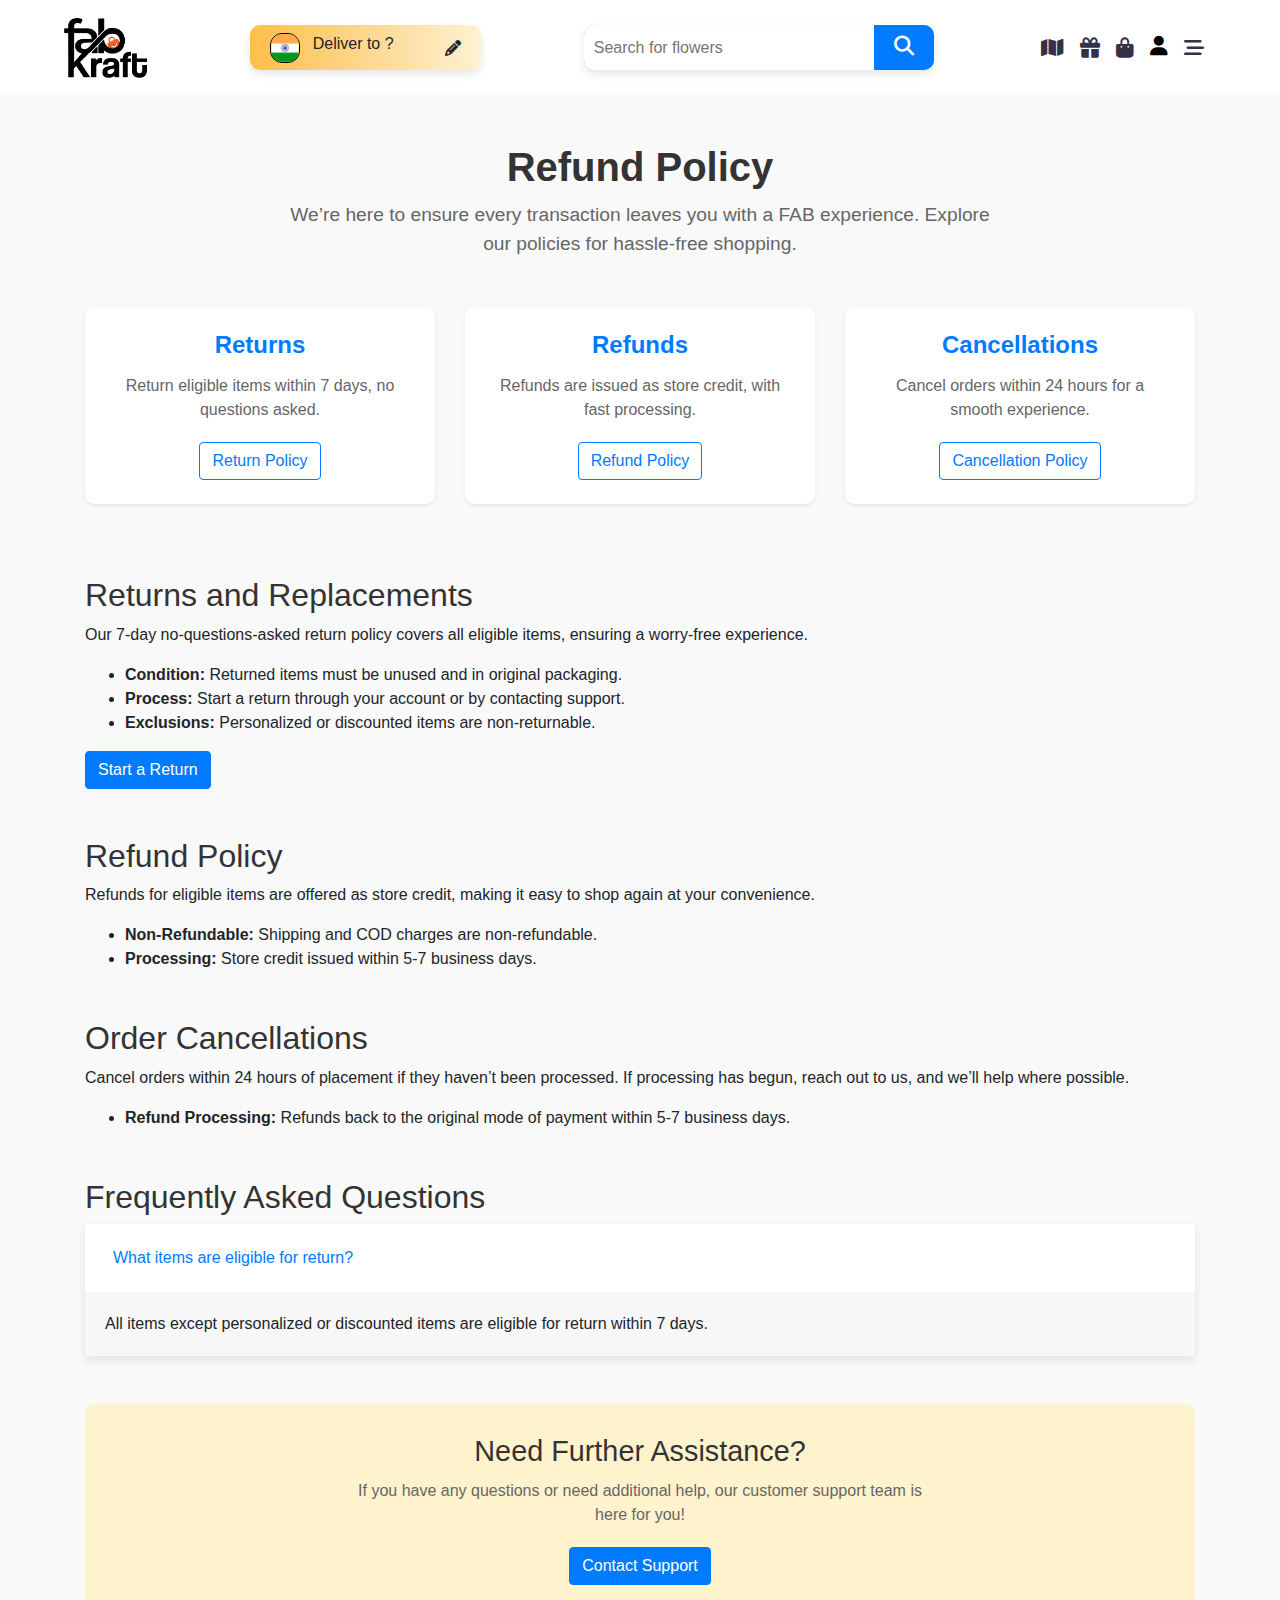
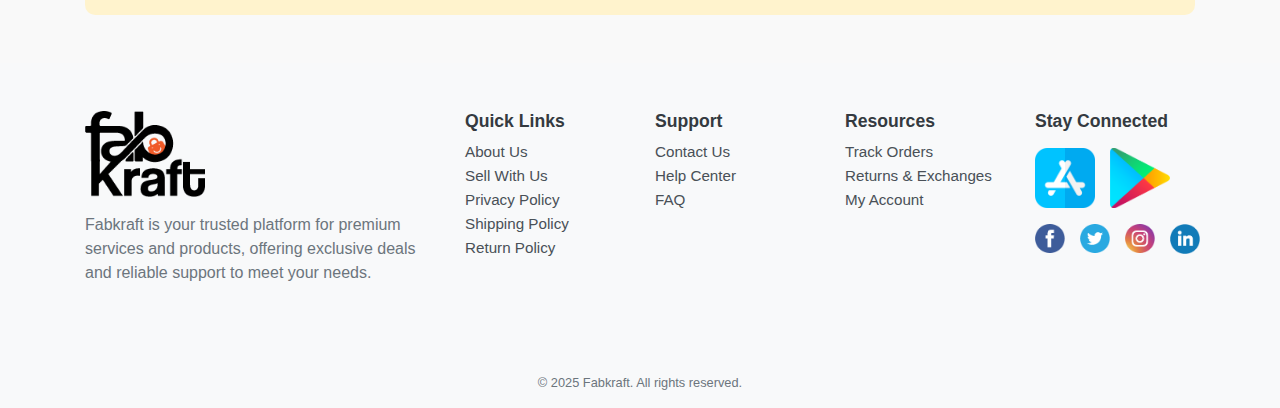
<file: refund.html>
<!DOCTYPE html>
<html lang="en">
    <head>
        <meta charset="utf-8">
        <title>FabKraft</title>
        <meta content="width=device-width, initial-scale=1.0" name="viewport">
        <meta content="" name="keywords">
        <meta content="" name="description">

        <!-- Favicon -->
        <link href="images/favicon.ico" rel="icon">

        <!-- Google Font -->
        <link href="https://fonts.googleapis.com/css2?family=Open+Sans:wght@300;400;600;700;800&display=swap" rel="stylesheet">
        <link rel="preconnect" href="https://fonts.googleapis.com">
<link rel="preconnect" href="https://fonts.gstatic.com" crossorigin>
<link href="https://fonts.googleapis.com/css2?family=Poppins:ital,wght@0,100;0,200;0,300;0,400;0,500;0,600;0,700;0,800;0,900;1,100;1,200;1,300;1,400;1,500;1,600;1,700;1,800;1,900&display=swap" rel="stylesheet">

        <!-- Template Stylesheet -->
        <link href="css/return.css" rel="stylesheet">

        <link rel="stylesheet" href="https://cdnjs.cloudflare.com/ajax/libs/font-awesome/6.6.0/css/all.min.css"/>

        <!-- CSS Libraries -->
        <link href="https://stackpath.bootstrapcdn.com/bootstrap/4.4.1/css/bootstrap.min.css" rel="stylesheet">
        <link href="https://cdnjs.cloudflare.com/ajax/libs/font-awesome/5.10.0/css/all.min.css" rel="stylesheet">
        


    </head>
<body>

  <div id="Header-continer">
    <a href="index.html"><img src="images/logo.png" alt="FabKraft" class="logo"></a>


  <!--deliver-to area-->
    <div id="deliver">
        <div id="deliver-two">
            <img src="images/flag.png" alt="indian-flag" class="flag">
           <h6>Deliver to ?</h6>
        </div>
    
        <i class="fa-solid fa-pencil"></i>
    </div>

    <!--search area-->

    <form id="search-form">
        <div id="inputbox">
          <input type="text" id="input" placeholder="Search for flowers" aria-label="Search for flowers">
          <button id="search-button">
            <i class="fa-solid fa-magnifying-glass"></i>
          </button>
          
          <div id="suggestions" class="suggestions" aria-live="polite"></div>
      <div id="results" class="results"></div>
        </div>
      </form>
      

     <!--iconbox-->
    <div id="icons">
        <i class="fa-solid fa-map"></i>
        <br>
        <i class="fa-solid fa-gift"></i>
        <br>
        <i class="fa-solid fa-bag-shopping"></i>
        <br>
        <a href="login/sign-in.html"><i class="fa-solid fa-user" style="color: black;"></i></a>
        <br>
        <i class="fa-solid fa-bars-staggered"></i>
        <br>
    </div>

</div>
<div class="border-with-shadow">

<!-- Refund Policy Page Start -->
<section class="refund-policy-section py-5">
  <div class="container">
      <!-- Intro Section -->
      <div class="text-center mb-5">
          <h1 class="section-title">Refund Policy</h1>
          <p class="section-subtitle">We’re here to ensure every transaction leaves you with a FAB experience. Explore our policies for hassle-free shopping.</p>
      </div>

      <!-- Policy Overview Section -->
      <div class="policy-overview mb-5">
          <div class="row">
              <div class="col-lg-4 col-md-6 mb-4">
                  <div class="policy-card p-4 text-center shadow-sm">
                      <h3>Returns</h3>
                      <p>Return eligible items within 7 days, no questions asked.</p>
                      <a href="#" class="btn btn-outline-primary">Return Policy</a>
                  </div>
              </div>
              <div class="col-lg-4 col-md-6 mb-4">
                  <div class="policy-card p-4 text-center shadow-sm">
                      <h3>Refunds</h3>
                      <p>Refunds are issued as store credit, with fast processing.</p>
                      <a href="#" class="btn btn-outline-primary">Refund Policy</a>
                  </div>
              </div>
              <div class="col-lg-4 col-md-6 mb-4">
                  <div class="policy-card p-4 text-center shadow-sm">
                      <h3>Cancellations</h3>
                      <p>Cancel orders within 24 hours for a smooth experience.</p>
                      <a href="#" class="btn btn-outline-primary">Cancellation Policy</a>
                  </div>
              </div>
          </div>
      </div>

      <!-- Detailed Returns and Replacements Section -->
      <div class="detailed-policy-section mb-5">
          <h2>Returns and Replacements</h2>
          <p>Our 7-day no-questions-asked return policy covers all eligible items, ensuring a worry-free experience.</p>
          <ul>
              <li><strong>Condition:</strong> Returned items must be unused and in original packaging.</li>
              <li><strong>Process:</strong> Start a return through your account or by contacting support.</li>
              <li><strong>Exclusions:</strong> Personalized or discounted items are non-returnable.</li>
          </ul>
          <a href="#" class="btn btn-primary">Start a Return</a>
      </div>

      <!-- Refunds Section -->
      <div class="refunds-section mb-5">
          <h2>Refund Policy</h2>
          <p>Refunds for eligible items are offered as store credit, making it easy to shop again at your convenience.</p>
          <ul>
              <li><strong>Non-Refundable:</strong> Shipping and COD charges are non-refundable.</li>
              <li><strong>Processing:</strong> Store credit issued within 5-7 business days.</li>
          </ul>
      </div>

      <!-- Cancellations Section -->
      <div class="cancellation-section mb-5">
          <h2>Order Cancellations</h2>
          <p>Cancel orders within 24 hours of placement if they haven’t been processed. If processing has begun, reach out to us, and we’ll help where possible.</p>
          <ul>
              <li><strong>Refund Processing:</strong> Refunds back to the original mode of payment within 5-7 business days.</li>
          </ul>
      </div>

      <!-- Frequently Asked Questions Section -->
      <div class="faq-section mb-5">
          <h2>Frequently Asked Questions</h2>
          <div class="accordion" id="refundPolicyFAQ">
              <!-- FAQ 1 -->
              <div class="card">
                  <div class="card-header" id="faqOne">
                      <button class="btn btn-link" type="button" data-toggle="collapse" data-target="#collapseOne">
                          What items are eligible for return?
                      </button>
                  </div>
                  <div id="collapseOne" class="collapse show" data-parent="#refundPolicyFAQ">
                      <div class="card-body">
                          All items except personalized or discounted items are eligible for return within 7 days.
                      </div>
                  </div>
              </div>
              <!-- Additional FAQs can be added in similar structure -->
          </div>
      </div>

      <!-- Customer Support Section -->
      <div class="customer-support-section text-center mt-5">
          <h2>Need Further Assistance?</h2>
          <p>If you have any questions or need additional help, our customer support team is here for you!</p>
          <a href="/contact" class="btn btn-primary">Contact Support</a>
      </div>
  </div>
</section>
<!-- Refund Policy Page End -->

</div>
<!-- Footer Start -->
<footer class="footer-section">
  <div class="container">
      <div class="row py-5">
          <!-- Company Logo and Description -->
          <div class="col-lg-4 mb-4">
              <div class="footer-branding">
                  <img src="images/logo.png" alt="Fabkraft Logo" width="120">
                  <p class="mt-3 text-muted">
                      Fabkraft is your trusted platform for premium services and products, offering exclusive deals and reliable support to meet your needs.
                  </p>
              </div>
          </div>

          <!-- Quick Links -->
          <div class="col-lg-2 mb-4">
              <h5 class="footer-heading">Quick Links</h5>
              <ul class="list-unstyled">
                  <li><a href="about.html">About Us</a></li>
                  <li><a href="/sell-with-us">Sell With Us</a></li>
                  <li><a href="privacy-policy.html">Privacy Policy</a></li>
                  <li><a href="shipping-policy.html">Shipping Policy</a></li>
                  <li><a href="refund.html">Return Policy</a></li>
              </ul>
          </div>

          <!-- Support -->
          <div class="col-lg-2 mb-4">
              <h5 class="footer-heading">Support</h5>
              <ul class="list-unstyled">
                  <li><a href="contact.html">Contact Us</a></li>
                  <li><a href="/help-center">Help Center</a></li>
                  <li><a href="/faq">FAQ</a></li>
              </ul>
          </div>

          <!-- Resources -->
          <div class="col-lg-2 mb-4">
              <h5 class="footer-heading">Resources</h5>
              <ul class="list-unstyled">
                  <li><a href="/track-orders">Track Orders</a></li>
                  <li><a href="/returns">Returns & Exchanges</a></li>
                  <li><a href="/account">My Account</a></li>
              </ul>
          </div>

          <!-- Download App and Social Links -->
          <div class="col-lg-2 mb-4">
              <h5 class="footer-heading">Stay Connected</h5>
              <div class="app-stores d-flex gap-2 my-3">
                  <a href="#"><img src="images/app-store.png" alt="App Store" width="60" height="60px"></a>
                  <a href="#"><img src="images/play-store.png" alt="Play Store" width="60" height="60px"></a>

              </div>
              <div class="social-links d-flex gap-10">
                  <a href="#"><img src="images/facebook.png" alt="Facebook" width="30"></a>
                  <a href="#"><img src="images/twitter.png" alt="Twitter" width="30"></a>
                  <a href="#"><img src="images/instagram.png" alt="Instagram" width="30"></a>
                  <a href="#"><img src="images/linkedin.png" alt="LinkedIn" width="30"></a>

              </div>
          </div>
      </div>

      <!-- Copyright -->
      <div class="row">
          <div class="col-12 text-center">
              <p class="small text-muted">&copy; 2025 Fabkraft. All rights reserved.</p>
          </div>
      </div>
  </div>
</footer>
<!-- Footer End -->

</body>
</html>
</file>
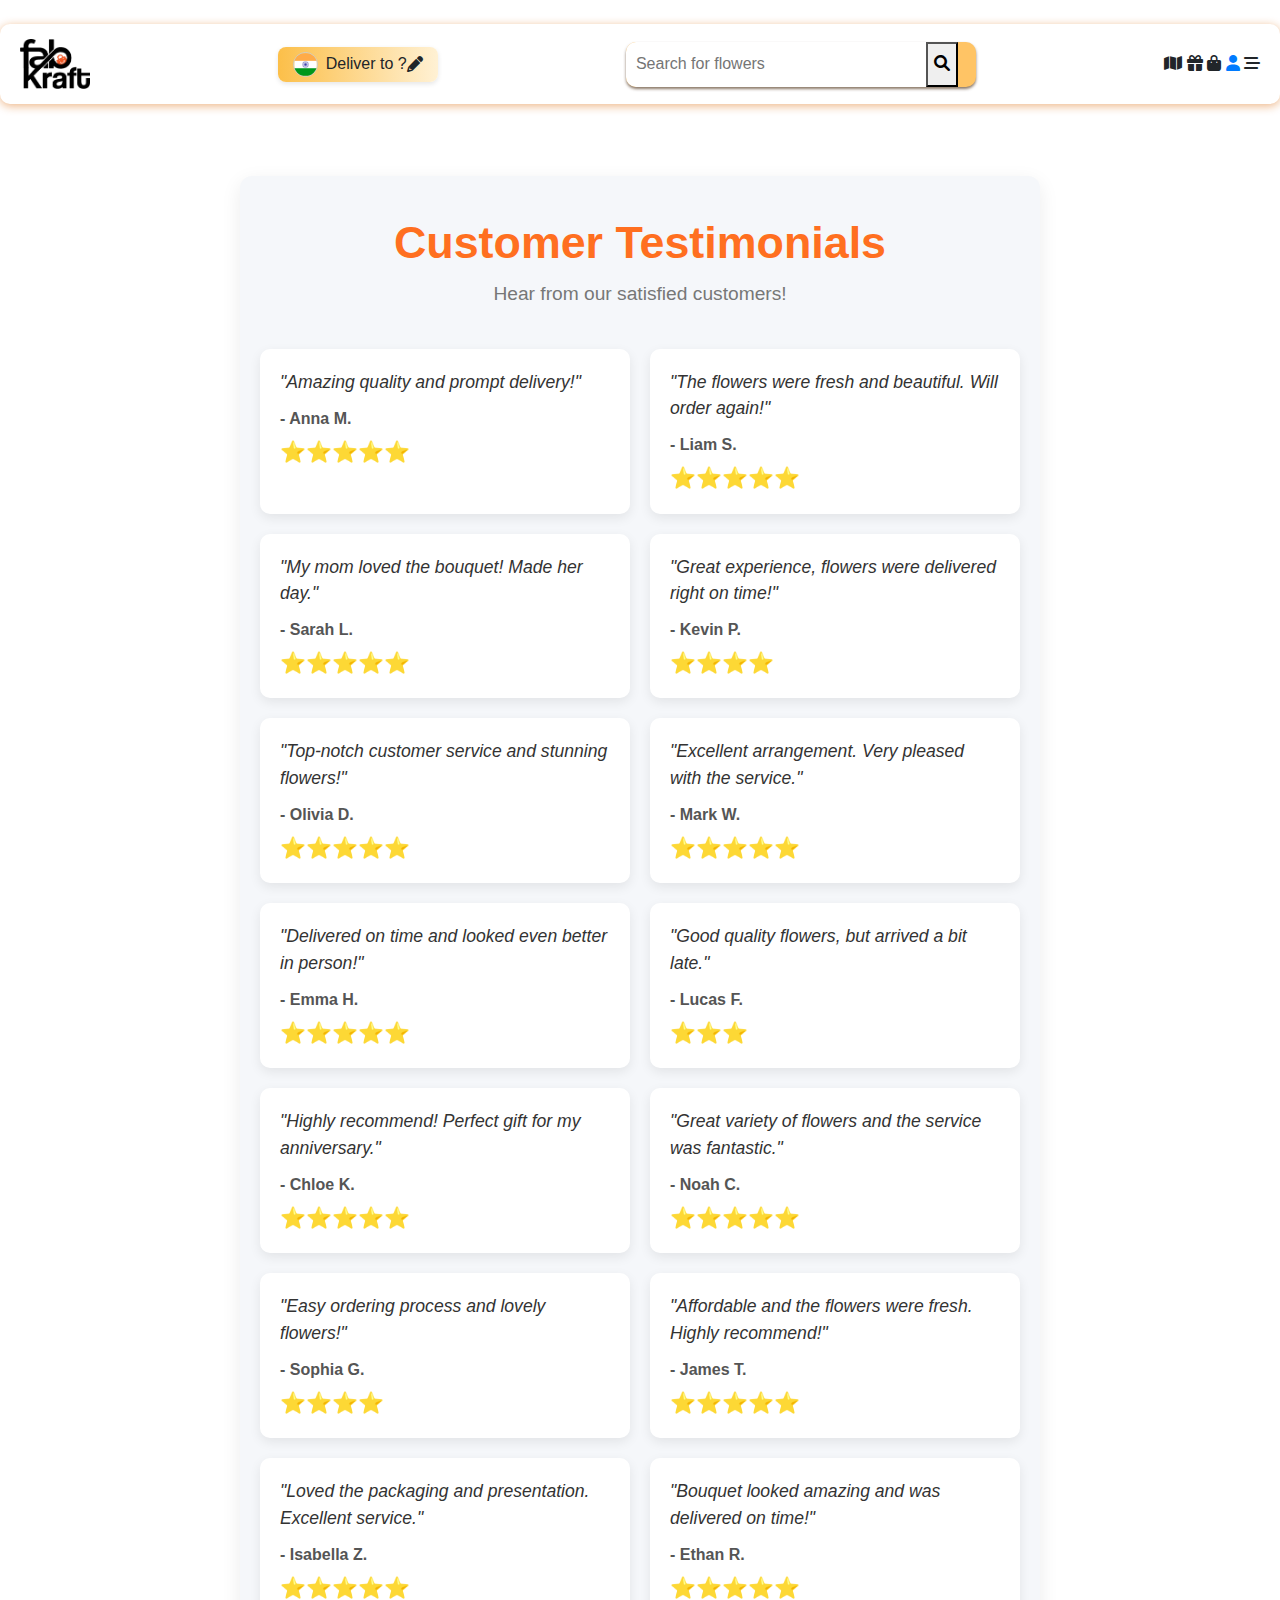
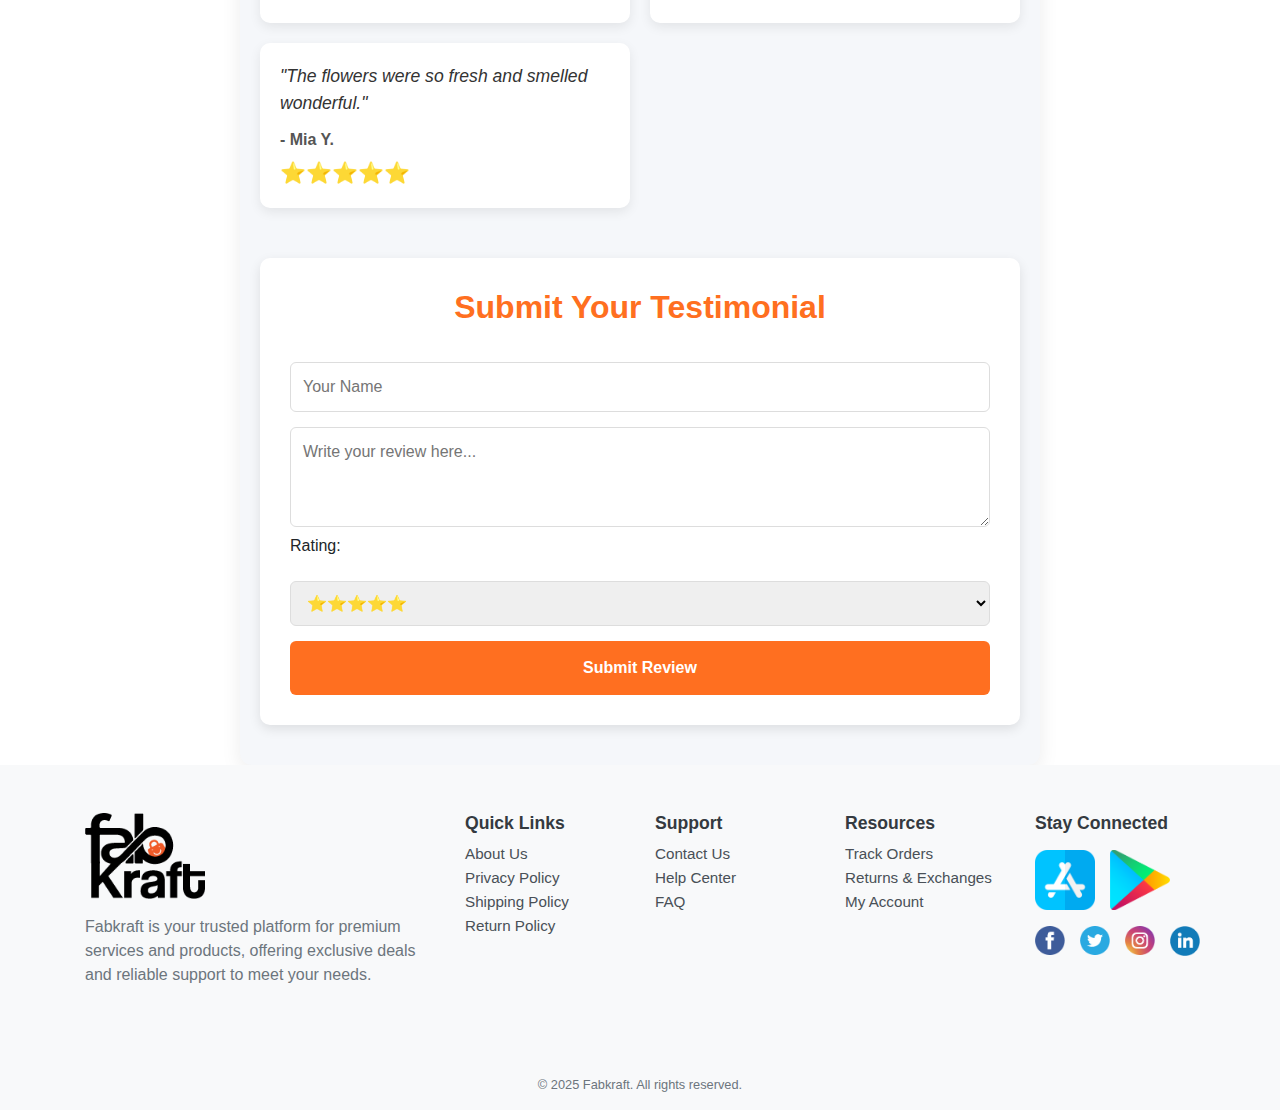
<file: review.html>
<!DOCTYPE html>
<html lang="en">
<head>
    <meta charset="UTF-8">
        <meta name="viewport" content="width=device-width, initial-scale=1.0">
        <title>Customer Reviews</title>
        <link rel="stylesheet" href="css/review.css">

        <!-- Favicon -->
        <link href="images/favicon.ico" rel="icon">

        <!-- Google Font -->
        <link href="https://fonts.googleapis.com/css2?family=Open+Sans:wght@300;400;600;700;800&display=swap" rel="stylesheet">
        <link rel="preconnect" href="https://fonts.googleapis.com">
<link rel="preconnect" href="https://fonts.gstatic.com" crossorigin>
<link href="https://fonts.googleapis.com/css2?family=Poppins:ital,wght@0,100;0,200;0,300;0,400;0,500;0,600;0,700;0,800;0,900;1,100;1,200;1,300;1,400;1,500;1,600;1,700;1,800;1,900&display=swap" rel="stylesheet">

      

        <!-- CSS Libraries -->
        <link href="https://stackpath.bootstrapcdn.com/bootstrap/4.4.1/css/bootstrap.min.css" rel="stylesheet">
        <link rel="stylesheet" href="https://cdnjs.cloudflare.com/ajax/libs/font-awesome/6.0.0-beta3/css/all.min.css">
</head>
<body>


    <br>
    <div id="header-container">
        <img src="images/logo.png" alt="FabKraft" class="logo">
    
        <!-- Deliver-to Area -->
        <div id="deliver">
            <div id="deliver-two">
                <img src="images/flag.png" alt="Indian flag" class="flag">
                <span>Deliver to ?</span>
            </div>
            <i class="fa-solid fa-pencil edit-icon"></i>
        </div>

<!--search area-->

<form id="search-form">
    <div id="inputbox">
      <input type="text" id="input" placeholder="Search for flowers" aria-label="Search for flowers">
      <button id="search-button">
        <i class="fa-solid fa-magnifying-glass"></i>
      </button>
      
      <div id="suggestions" class="suggestions" aria-live="polite"></div>
  <div id="results" class="results"></div>
    </div>
  </form>

    
        <!-- Icon Box -->
        <div id="icons">
            <i class="fa-solid fa-map location-icon" aria-hidden="true"></i>
            <i class="fa-solid fa-gift gift-icon" aria-hidden="true"></i>
            <i class="fa-solid fa-bag-shopping bag-icon" aria-hidden="true"></i>
            <a href="login/sign-in.html" aria-label="User Profile"><i class="fa-solid fa-user user-icon"></i></a>
            <i class="fa-solid fa-bars-staggered menu-icon " aria-hidden="true"></i>
        </div>
    </div>
    <br>
    <br>
    <br>

    

    <!-- Customer Reviews Section -->
    <section class="customer-reviews">
        <div class="reviews-header">
            <h1>Customer Testimonials</h1>
            <p>Hear from our satisfied customers!</p>
        </div>

        <!-- Display Reviews -->
        <div class="review-grid">
            <!-- Single Review -->
            <div class="review-item">
                <p class="review-text">"Amazing quality and prompt delivery!"</p>
                <span class="review-author">- Anna M.</span>
                <div class="review-rating">⭐⭐⭐⭐⭐</div>
            </div>

            <div class="review-item">
                <p class="review-text">"The flowers were fresh and beautiful. Will order again!"</p>
                <span class="review-author">- Liam S.</span>
                <div class="review-rating">⭐⭐⭐⭐⭐</div>
            </div>

            <div class="review-item">
                <p class="review-text">"My mom loved the bouquet! Made her day."</p>
                <span class="review-author">- Sarah L.</span>
                <div class="review-rating">⭐⭐⭐⭐⭐</div>
            </div>

            <div class="review-item">
                <p class="review-text">"Great experience, flowers were delivered right on time!"</p>
                <span class="review-author">- Kevin P.</span>
                <div class="review-rating">⭐⭐⭐⭐</div>
            </div>

            <div class="review-item">
                <p class="review-text">"Top-notch customer service and stunning flowers!"</p>
                <span class="review-author">- Olivia D.</span>
                <div class="review-rating">⭐⭐⭐⭐⭐</div>
            </div>

            <div class="review-item">
                <p class="review-text">"Excellent arrangement. Very pleased with the service."</p>
                <span class="review-author">- Mark W.</span>
                <div class="review-rating">⭐⭐⭐⭐⭐</div>
            </div>

            <div class="review-item">
                <p class="review-text">"Delivered on time and looked even better in person!"</p>
                <span class="review-author">- Emma H.</span>
                <div class="review-rating">⭐⭐⭐⭐⭐</div>
            </div>

            <div class="review-item">
                <p class="review-text">"Good quality flowers, but arrived a bit late."</p>
                <span class="review-author">- Lucas F.</span>
                <div class="review-rating">⭐⭐⭐</div>
            </div>

            <div class="review-item">
                <p class="review-text">"Highly recommend! Perfect gift for my anniversary."</p>
                <span class="review-author">- Chloe K.</span>
                <div class="review-rating">⭐⭐⭐⭐⭐</div>
            </div>

            <div class="review-item">
                <p class="review-text">"Great variety of flowers and the service was fantastic."</p>
                <span class="review-author">- Noah C.</span>
                <div class="review-rating">⭐⭐⭐⭐⭐</div>
            </div>

            <div class="review-item">
                <p class="review-text">"Easy ordering process and lovely flowers!"</p>
                <span class="review-author">- Sophia G.</span>
                <div class="review-rating">⭐⭐⭐⭐</div>
            </div>

            <div class="review-item">
                <p class="review-text">"Affordable and the flowers were fresh. Highly recommend!"</p>
                <span class="review-author">- James T.</span>
                <div class="review-rating">⭐⭐⭐⭐⭐</div>
            </div>

            <div class="review-item">
                <p class="review-text">"Loved the packaging and presentation. Excellent service."</p>
                <span class="review-author">- Isabella Z.</span>
                <div class="review-rating">⭐⭐⭐⭐⭐</div>
            </div>

            <div class="review-item">
                <p class="review-text">"Bouquet looked amazing and was delivered on time!"</p>
                <span class="review-author">- Ethan R.</span>
                <div class="review-rating">⭐⭐⭐⭐⭐</div>
            </div>

            <div class="review-item">
                <p class="review-text">"The flowers were so fresh and smelled wonderful."</p>
                <span class="review-author">- Mia Y.</span>
                <div class="review-rating">⭐⭐⭐⭐⭐</div>
            </div>
        </div>

        <!-- Submit a Review Form -->
        <div class="review-form">
            <h2>Submit Your Testimonial</h2>
            <form action="#" method="post">
                <input type="text" name="name" placeholder="Your Name" required>
                <textarea name="review" placeholder="Write your review here..." required></textarea>
                <label for="rating">Rating:</label>
                <select name="rating" id="rating">
                    <option value="5">⭐⭐⭐⭐⭐</option>
                    <option value="4">⭐⭐⭐⭐</option>
                    <option value="3">⭐⭐⭐</option>
                    <option value="2">⭐⭐</option>
                    <option value="1">⭐</option>
                </select>
                <button type="submit">Submit Review</button>
            </form>
        </div>
    </section>


<!-- Footer Start -->
<footer class="footer-section">
    <div class="container">
        <div class="row py-5">
            <!-- Company Logo and Description -->
            <div class="col-lg-4 mb-4">
                <div class="footer-branding">
                    <img src="images/logo.png" alt="Fabkraft Logo" width="120">
                    <p class="mt-3 text-muted">
                        Fabkraft is your trusted platform for premium services and products, offering exclusive deals and reliable support to meet your needs.
                    </p>
                </div>
            </div>

            <!-- Quick Links -->
            <div class="col-lg-2 mb-4">
                <h5 class="footer-heading">Quick Links</h5>
                <ul class="list-unstyled">
                    <li><a href="about.html">About Us</a></li>
                    <li><a href="privacy-policy.html">Privacy Policy</a></li>
                    <li><a href="shipping-policy.html">Shipping Policy</a></li>
                    <li><a href="refund.html">Return Policy</a></li>
                </ul>
            </div>

            <!-- Support -->
            <div class="col-lg-2 mb-4">
                <h5 class="footer-heading">Support</h5>
                <ul class="list-unstyled">
                    <li><a href="contact.html">Contact Us</a></li>
                    <li><a href="faq.html">Help Center</a></li>
                    <li><a href="faq.html">FAQ</a></li>
                </ul>
            </div>

            <!-- Resources -->
            <div class="col-lg-2 mb-4">
                <h5 class="footer-heading">Resources</h5>
                <ul class="list-unstyled">
                    <li><a href="/track-orders">Track Orders</a></li>
                    <li><a href="refund.html">Returns & Exchanges</a></li>
                    <li><a href="login/sign-in.html">My Account</a></li>
                </ul>
            </div>

            <!-- Download App and Social Links -->
            <div class="col-lg-2 mb-4">
                <h5 class="footer-heading">Stay Connected</h5>
                <div class="app-stores d-flex gap-2 my-3">
                    <a href="#"><img src="images/app-store.png" alt="App Store" width="60" height="60px"></a>
                    <a href="#"><img src="images/play-store.png" alt="Play Store" width="60" height="60px"></a>

                </div>
                <div class="social-links d-flex gap-10">
                    <a href="https://www.facebook.com/fabkraftofficial"><img src="images/facebook.png" alt="Facebook" width="30"></a>
                    <a href="#"><img src="images/twitter.png" alt="Twitter" width="30"></a>
                    <a href="https://www.instagram.com/fabkraftofficial/"><img src="images/instagram.png" alt="Instagram" width="30"></a>
                    <a href="https://www.linkedin.com/company/fabkraft"><img src="images/linkedin.png" alt="LinkedIn" width="30"></a>

                </div>
            </div>
        </div>

        <!-- Copyright -->
        <div class="row">
            <div class="col-12 text-center">
                <p class="small text-muted">&copy; 2025 Fabkraft. All rights reserved.</p>
            </div>
        </div>
    </div>
</footer>
<!-- Footer End -->




</body>
</html>
</file>
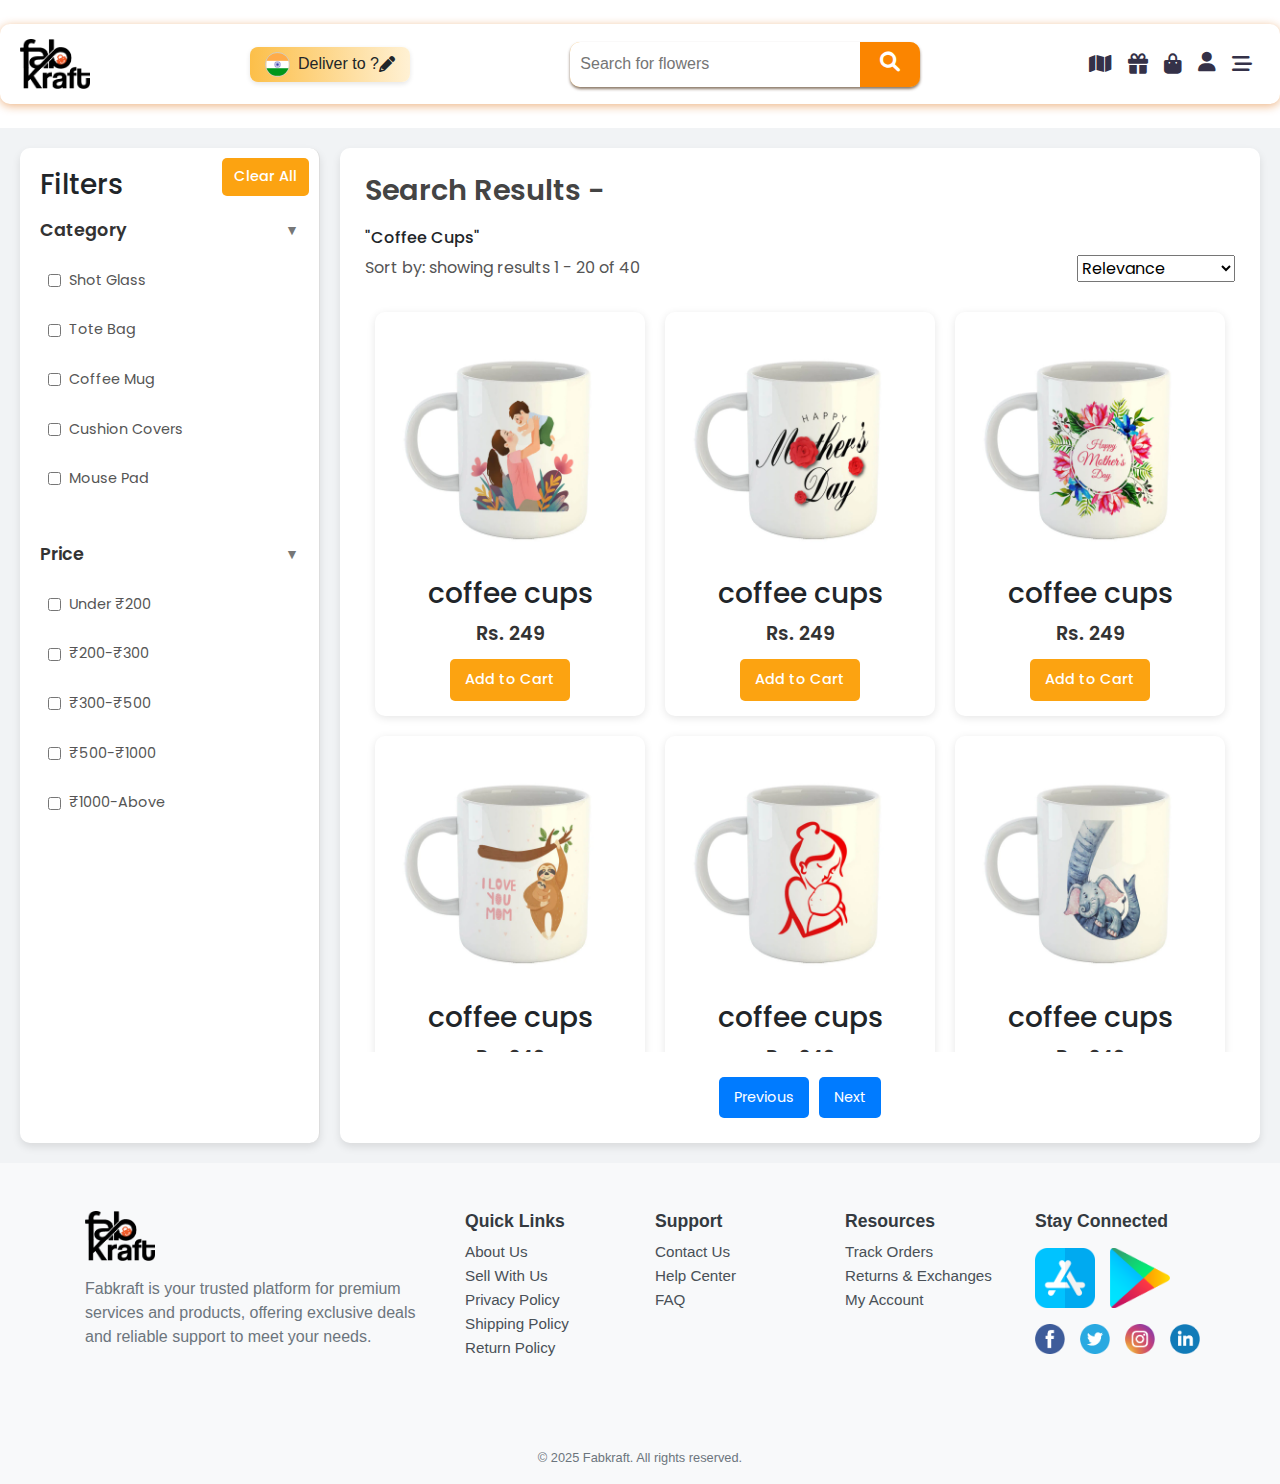
<file: search-panel-cndl-1.html>
<!DOCTYPE html>
<html lang="en">
<head>
    <meta charset="utf-8">
    <title>FabKraft</title>
    <meta content="width=device-width, initial-scale=1.0" name="viewport">
    <meta content="" name="keywords">
    <meta content="" name="description">
    <link href="css/search.css" rel="stylesheet">

    <!-- Favicon -->
    <link href="images/favicon.ico" rel="icon">

    <!-- Add Bootstrap CSS -->
    <link href="https://stackpath.bootstrapcdn.com/bootstrap/4.5.2/css/bootstrap.min.css" rel="stylesheet">
    <link href="https://fonts.googleapis.com/css2?family=Poppins:wght@400;500;600&display=swap" rel="stylesheet">

    <!-- CSS Libraries -->
    <link href="https://stackpath.bootstrapcdn.com/bootstrap/4.4.1/css/bootstrap.min.css" rel="stylesheet">
    <link rel="stylesheet" href="https://cdnjs.cloudflare.com/ajax/libs/font-awesome/6.0.0-beta3/css/all.min.css">

</head>
<body>
    <br>
    <div id="header-container">
      <a href="index.html"> <img src="images/logo.png" alt="FabKraft" class="logo"></a>
    
        <!-- Deliver-to Area -->
        <div id="deliver">
            <div id="deliver-two">
                <img src="images/flag.png" alt="Indian flag" class="flag">
                <span>Deliver to ?</span>
            </div>
            <i class="fa-solid fa-pencil edit-icon"></i>
        </div>
    <form id="search-form">
        <div id="inputbox">
          <input type="text" id="input" placeholder="Search for flowers" aria-label="Search for flowers">
          <button id="search-button">
            <i class="fa-solid fa-magnifying-glass"></i>
          </button>
          
          <div id="suggestions" class="suggestions" aria-live="polite"></div>
      <div id="results" class="results"></div>
        </div>
      </form>
    
        
            <!-- Icon Box -->
            <div id="icons">
                <i class="fa-solid fa-map location-icon" aria-hidden="true"></i>
                <i class="fa-solid fa-gift gift-icon" aria-hidden="true"></i>
                <i class="fa-solid fa-bag-shopping bag-icon" aria-hidden="true"></i>
                <a href="login/sign-in.html" aria-label="User Profile" color="black"><i class="fa-solid fa-user user-icon"></i></a>
                <i class="fa-solid fa-bars-staggered menu-icon " aria-hidden="true"></i>
            </div>
        </div>
        
        <br>



<!-- Main Container -->
<div class="search-page-container">

  <!-- Filters Sidebar -->
  <aside class="filters">
    <h3>Filters</h3>
    <button class="clear-filters" onclick="clearFilters()">Clear All</button>

    <!-- Category Filter Section -->
    <div class="filter-section">
      <h4>Category</h4>
      <div class="filter-options">
        <label><input type="checkbox" onchange="filterResults()"> Shot Glass</label>
        <label><input type="checkbox" onchange="filterResults()"> Tote Bag</label>
        <label><input type="checkbox" onchange="filterResults()"> Coffee Mug</label>
        <label><input type="checkbox" onchange="filterResults()"> Cushion Covers</label>
        <label><input type="checkbox" onchange="filterResults()"> Mouse Pad</label>
        <label><input type="checkbox" onchange="filterResults()"> Sipper</label>
        <label><input type="checkbox" onchange="filterResults()"> Travel Tag</label>
        <label><input type="checkbox" onchange="filterResults()"> Gift Hamper</label>
        <label><input type="checkbox" onchange="filterResults()"> Umbrella</label>
        <label><input type="checkbox" onchange="filterResults()"> Perfume</label>
        <label><input type="checkbox" onchange="filterResults()"> Flower Bouquet with Hampers</label>
        <label><input type="checkbox" onchange="filterResults()"> Candle</label>
        <label><input type="checkbox" onchange="filterResults()"> Laptop Bag</label>
        <label><input type="checkbox" onchange="filterResults()"> Brand Stickers</label>
        <label><input type="checkbox" onchange="filterResults()"> Business Card Holder</label>
        <label><input type="checkbox" onchange="filterResults()"> Eco Friendly Stationery</label>
        <label><input type="checkbox" onchange="filterResults()"> Company Keychains</label>
        <label><input type="checkbox" onchange="filterResults()"> Badges</label>
        <label><input type="checkbox" onchange="filterResults()"> Pens</label>
      </div>
    </div>

    <!-- Price Filter Section -->
    <div class="filter-section">
      <h4>Price</h4>
      <div class="filter-options">
        <label><input type="checkbox" onchange="filterResults()"> Under ₹200</label>
        <label><input type="checkbox" onchange="filterResults()"> ₹200-₹300</label>
        <label><input type="checkbox" onchange="filterResults()"> ₹300-₹500</label>
        <label><input type="checkbox" onchange="filterResults()"> ₹500-₹1000</label>
        <label><input type="checkbox" onchange="filterResults()"> ₹1000-Above</label>
      </div>
    </div>
  </aside>

  <div class="results-section">
    <div class="search-header">
      <h2>Search Results - <h6>"Coffee Cups"</h6></h2>
      
    </div>
    <div class="sort-options">
      <span>Sort by:  showing results 1 - 20 of 40
      </span>
      <select onchange="sortResults()">
        <option value="relevance">Relevance</option>
        <option value="price_low">Price: Low to High</option>
        <option value="price_high">Price: High to Low</option>
      </select>
    </div>

    <!-- Results Grid -->
    <div class="results-grid" id="resultsGrid">

        <!-- Result Card Example -->
        <div class="result-card">
          <img src="images/New folder/cup (1).jpg" alt="Product Image">
          <h3>coffee cups</h3>
          <p class="price">Rs. 249</p>
          <button class="add-to-cart">Add to Cart</button>
        </div>
        <div class="result-card">
          <img src="images/New folder/cup (2).jpg" alt="Product Image">
          <h3>coffee cups</h3>
          <p class="price">Rs. 249</p>
          <button class="add-to-cart">Add to Cart</button>
        </div>
        <div class="result-card">
          <img src="images/New folder/cup (3).jpg" alt="Product Image">
          <h3>coffee cups</h3>
          <p class="price">Rs. 249</p>
          <button class="add-to-cart">Add to Cart</button>
        </div>
        <div class="result-card">
          <img src="images/New folder/cup (4).jpg" alt="Product Image">
          <h3>coffee cups</h3>
          <p class="price">Rs. 249</p>
          <button class="add-to-cart">Add to Cart</button>
        </div>
        <div class="result-card">
          <img src="images/New folder/cup (5).jpg" alt="Product Image">
          <h3>coffee cups</h3>
          <p class="price">Rs. 249</p>
          <button class="add-to-cart">Add to Cart</button>
        </div>
        <div class="result-card">
          <img src="images/New folder/cup (6).jpg" alt="Product Image">
          <h3>coffee cups</h3>
          <p class="price">Rs. 249</p>
          <button class="add-to-cart">Add to Cart</button>
        </div>
        <div class="result-card">
          <img src="images/New folder/cup (7).jpg" alt="Product Image">
          <h3>coffee cups</h3>
          <p class="price">Rs. 249</p>
          <button class="add-to-cart">Add to Cart</button>
        </div>
        <div class="result-card">
          <img src="images/New folder/cup (8).jpg" alt="Product Image">
          <h3>coffee cups</h3>
          <p class="price">Rs. 249</p>
          <button class="add-to-cart">Add to Cart</button>
        </div>
        <div class="result-card">
          <img src="images/New folder/cup (9).jpg" alt="Product Image">
          <h3>coffee cups</h3>
          <p class="price">Rs. 249</p>
          <button class="add-to-cart">Add to Cart</button>
        </div>
        <div class="result-card">
          <img src="images/New folder/cup (10).jpg" alt="Product Image">
          <h3>coffee cups</h3>
          <p class="price">Rs. 249</p>
          <button class="add-to-cart">Add to Cart</button>
        </div>
        <div class="result-card">
          <img src="images/New folder/cup (11).jpg" alt="Product Image">
          <h3>coffee cups</h3>
          <p class="price">Rs. 249</p>
          <button class="add-to-cart">Add to Cart</button>
        </div>
        <div class="result-card">
          <img src="images/New folder/cup (12).jpg" alt="Product Image">
          <h3>coffee cups</h3>
          <p class="price">Rs. 249</p>
          <button class="add-to-cart">Add to Cart</button>
        </div>
        <div class="result-card">
          <img src="images/New folder/cup (13).jpg" alt="Product Image">
          <h3>coffee cups</h3>
          <p class="price">Rs. 249</p>
          <button class="add-to-cart">Add to Cart</button>
        </div>
        <div class="result-card">
          <img src="images/New folder/cup (14).jpg" alt="Product Image">
          <h3>coffee cups</h3>
          <p class="price">Rs. 249</p>
          <button class="add-to-cart">Add to Cart</button>
        </div>
        <div class="result-card">
          <img src="images/New folder/cup (15).jpg" alt="Product Image">
          <h3>coffee cups</h3>
          <p class="price">Rs. 249</p>
          <button class="add-to-cart">Add to Cart</button>
        </div>
        <div class="result-card">
          <img src="images/New folder/cup (16).jpg" alt="Product Image">
          <h3>Shot Glass Set</h3>
          <p class="price">$12.99</p>
          <button class="add-to-cart">Add to Cart</button>
        </div>
        <div class="result-card">
          <img src="images/New folder/cup (17).jpg" alt="Product Image">
          <h3>coffee cups</h3>
          <p class="price">Rs. 249</p>
          <button class="add-to-cart">Add to Cart</button>
        </div>
        <div class="result-card">
          <img src="images/New folder/cup (18).jpg" alt="Product Image">
          <h3>coffee cups</h3>
          <p class="price">Rs. 249</p>
          <button class="add-to-cart">Add to Cart</button>
        </div>
        <div class="result-card">
          <img src="images/New folder/cup (19).jpg" alt="Product Image">
          <h3>coffee cups</h3>
          <p class="price">Rs. 249</p>
          <button class="add-to-cart">Add to Cart</button>
        </div>
        <div class="result-card">
          <img src="images/New folder/cup (20).jpg" alt="Product Image">
          <h3>coffee cups</h3>
          <p class="price">Rs. 249</p>
          <button class="add-to-cart">Add to Cart</button>
        </div>
        <div class="result-card">
          <img src="images/New folder/cup (21).jpg" alt="Product Image">
          <h3>coffee cups</h3>
          <p class="price">Rs. 249</p>
          <button class="add-to-cart">Add to Cart</button>
        </div>
        <div class="result-card">
          <img src="images/New folder/cup (22).jpg" alt="Product Image">
          <h3>coffee cups</h3>
          <p class="price">Rs. 249</p>
          <button class="add-to-cart">Add to Cart</button>
        </div>
        <div class="result-card">
          <img src="images/New folder/cup (23).jpg" alt="Product Image">
          <h3>coffee cups</h3>
          <p class="price">Rs. 249</p>
          <button class="add-to-cart">Add to Cart</button>
        </div>
        <div class="result-card">
          <img src="images/New folder/cup (24).jpg" alt="Product Image">
          <h3>coffee cups</h3>
          <p class="price">Rs. 249</p>
          <button class="add-to-cart">Add to Cart</button>
        </div>
        <div class="result-card">
          <img src="images/New folder/cup (25).jpg" alt="Product Image">
          <h3>coffee cups</h3>
          <p class="price">Rs. 249</p>
          <button class="add-to-cart">Add to Cart</button>
        </div>
        
        
        
                          
        <!-- Add more result cards as needed -->
    </div>
    <div class="pagination" id="pagination">
      <button id="prevBtn" onclick="changePage(-1)">Previous</button>
      <a href="search-panel-cndl-2.html"><button>Next</button></a>
    </div>
  </div>
</div>




<!-- Footer Start -->
<footer class="footer-section">
    <div class="container">
        <div class="row py-5">
            <!-- Company Logo and Description -->
            <div class="col-lg-4 mb-4">
                <div class="footer-branding">
                  <a href="index.html"> <img src="images/logo.png" alt="FabKraft" class="logo" width="120" ></a>
                    <p class="mt-3 text-muted">
                        Fabkraft is your trusted platform for premium services and products, offering exclusive deals and reliable support to meet your needs.
                    </p>
                </div>
            </div>

            <!-- Quick Links -->
            <div class="col-lg-2 mb-4">
                <h5 class="footer-heading">Quick Links</h5>
                <ul class="list-unstyled">
                    <li><a href="about.html">About Us</a></li>
                    <li><a href="/sell-with-us">Sell With Us</a></li>
                    <li><a href="privacy-policy.html">Privacy Policy</a></li>
                    <li><a href="shipping-policy.html">Shipping Policy</a></li>
                    <li><a href="refund.html">Return Policy</a></li>
                </ul>
            </div>

            <!-- Support -->
            <div class="col-lg-2 mb-4">
                <h5 class="footer-heading">Support</h5>
                <ul class="list-unstyled">
                    <li><a href="contact.html">Contact Us</a></li>
                    <li><a href="/help-center">Help Center</a></li>
                    <li><a href="/faq">FAQ</a></li>
                </ul>
            </div>

            <!-- Resources -->
            <div class="col-lg-2 mb-4">
                <h5 class="footer-heading">Resources</h5>
                <ul class="list-unstyled">
                    <li><a href="/track-orders">Track Orders</a></li>
                    <li><a href="/returns">Returns & Exchanges</a></li>
                    <li><a href="/account">My Account</a></li>
                </ul>
            </div>

            <!-- Download App and Social Links -->
            <div class="col-lg-2 mb-4">
                <h5 class="footer-heading">Stay Connected</h5>
                <div class="app-stores d-flex gap-2 my-3">
                    <a href="#"><img src="images/app-store.png" alt="App Store" width="60" height="60px"></a>
                    <a href="#"><img src="images/play-store.png" alt="Play Store" width="60" height="60px"></a>

                </div>
                <div class="social-links d-flex gap-10">
                    <a href="#"><img src="images/facebook.png" alt="Facebook" width="30"></a>
                    <a href="#"><img src="images/twitter.png" alt="Twitter" width="30"></a>
                    <a href="#"><img src="images/instagram.png" alt="Instagram" width="30"></a>
                    <a href="#"><img src="images/linkedin.png" alt="LinkedIn" width="30"></a>

                </div>
            </div>
        </div>

        <!-- Copyright -->
        <div class="row">
            <div class="col-12 text-center">
                <p class="small text-muted">&copy; 2025 Fabkraft. All rights reserved.</p>
            </div>
        </div>
    </div>
</footer>
<!-- Footer End -->



    <script src="js/search.js"></script>
</body>
</html>
</file>
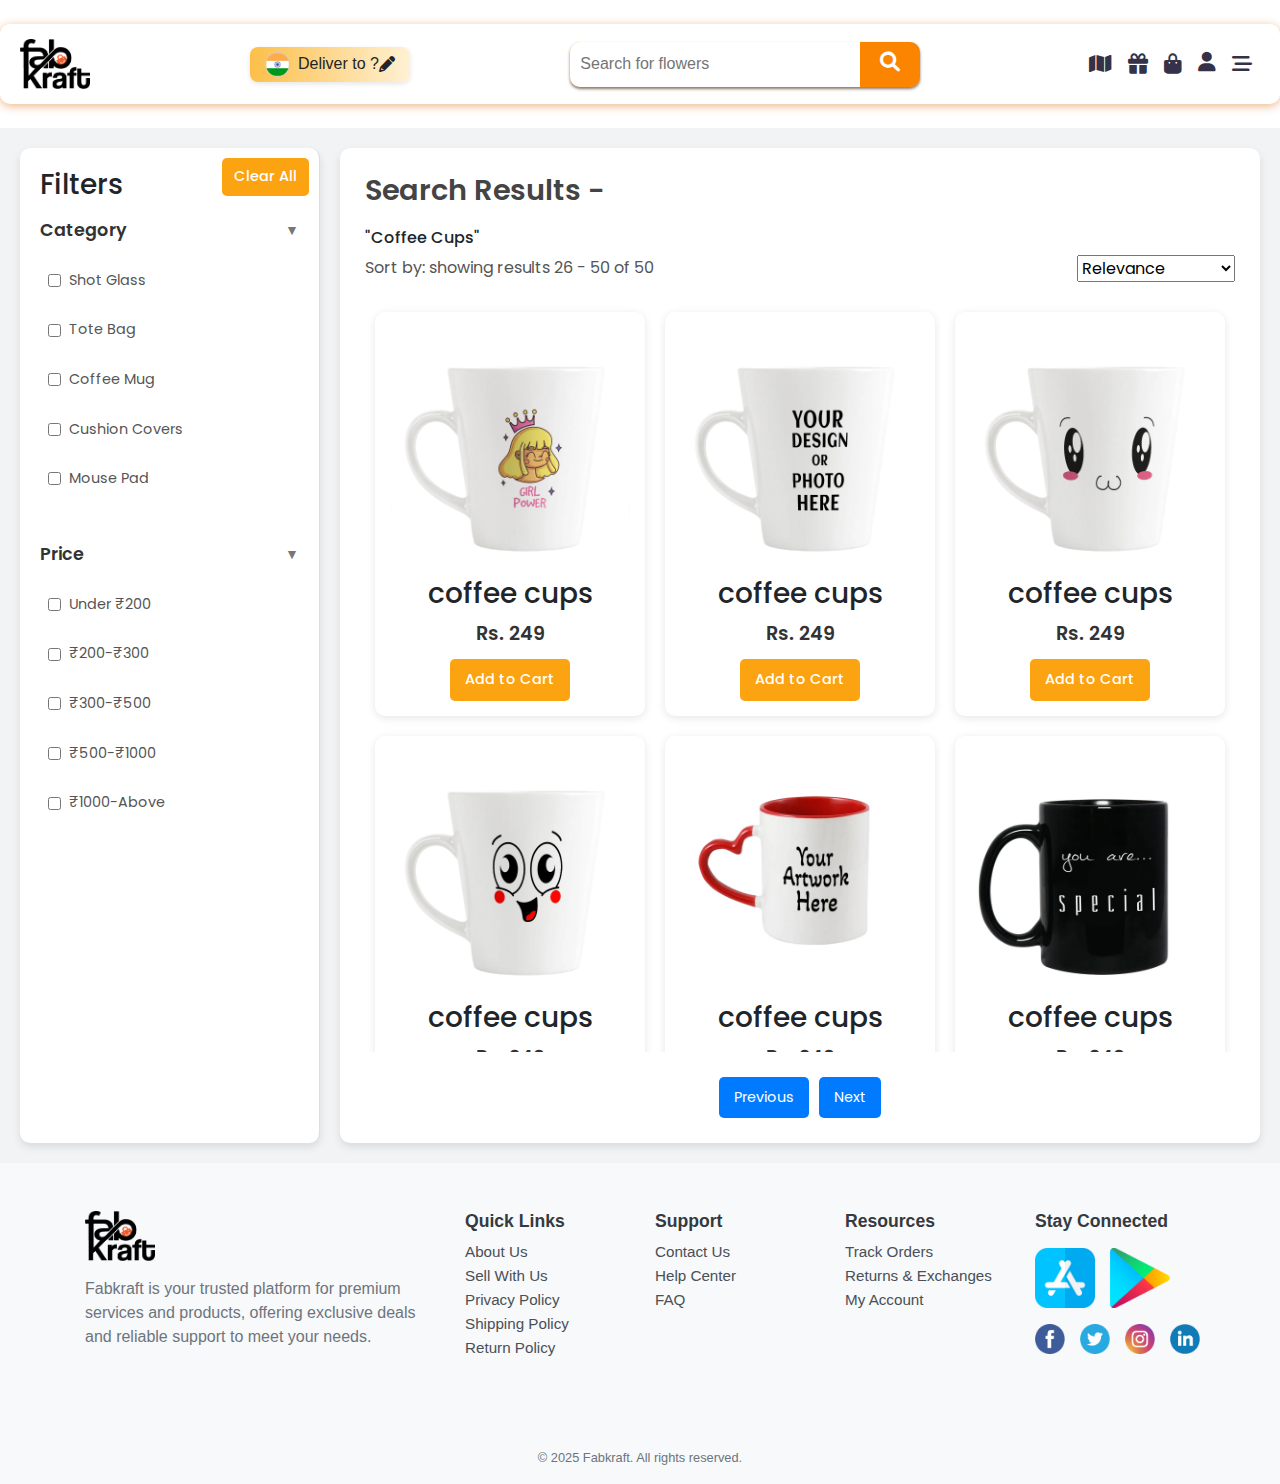
<file: search-panel-cndl-2.html>
<!DOCTYPE html>
<html lang="en">
<head>
    <meta charset="utf-8">
    <title>FabKraft</title>
    <meta content="width=device-width, initial-scale=1.0" name="viewport">
    <meta content="" name="keywords">
    <meta content="" name="description">
    <link href="css/search.css" rel="stylesheet">

    <!-- Favicon -->
    <link href="images/favicon.ico" rel="icon">

    <!-- Add Bootstrap CSS -->
    <link href="https://stackpath.bootstrapcdn.com/bootstrap/4.5.2/css/bootstrap.min.css" rel="stylesheet">
    <link href="https://fonts.googleapis.com/css2?family=Poppins:wght@400;500;600&display=swap" rel="stylesheet">

    <!-- CSS Libraries -->
    <link href="https://stackpath.bootstrapcdn.com/bootstrap/4.4.1/css/bootstrap.min.css" rel="stylesheet">
    <link rel="stylesheet" href="https://cdnjs.cloudflare.com/ajax/libs/font-awesome/6.0.0-beta3/css/all.min.css">

</head>
<body>
    <br>
    <div id="header-container">
      <a href="index.html"> <img src="images/logo.png" alt="FabKraft" class="logo"></a>
    
        <!-- Deliver-to Area -->
        <div id="deliver">
            <div id="deliver-two">
                <img src="images/flag.png" alt="Indian flag" class="flag">
                <span>Deliver to ?</span>
            </div>
            <i class="fa-solid fa-pencil edit-icon"></i>
        </div>
    <form id="search-form">
        <div id="inputbox">
          <input type="text" id="input" placeholder="Search for flowers" aria-label="Search for flowers">
          <button id="search-button">
            <i class="fa-solid fa-magnifying-glass"></i>
          </button>
          
          <div id="suggestions" class="suggestions" aria-live="polite"></div>
      <div id="results" class="results"></div>
        </div>
      </form>
    
        
            <!-- Icon Box -->
            <div id="icons">
                <i class="fa-solid fa-map location-icon" aria-hidden="true"></i>
                <i class="fa-solid fa-gift gift-icon" aria-hidden="true"></i>
                <i class="fa-solid fa-bag-shopping bag-icon" aria-hidden="true"></i>
                <a href="login/sign-in.html" aria-label="User Profile" color="black"><i class="fa-solid fa-user user-icon"></i></a>
                <i class="fa-solid fa-bars-staggered menu-icon " aria-hidden="true"></i>
            </div>
        </div>
        
        <br>



<!-- Main Container -->
<div class="search-page-container">

  <!-- Filters Sidebar -->
  <aside class="filters">
    <h3>Filters</h3>
    <button class="clear-filters" onclick="clearFilters()">Clear All</button>

    <!-- Category Filter Section -->
    <div class="filter-section">
      <h4>Category</h4>
      <div class="filter-options">
        <label><input type="checkbox" onchange="filterResults()"> Shot Glass</label>
        <label><input type="checkbox" onchange="filterResults()"> Tote Bag</label>
        <label><input type="checkbox" onchange="filterResults()"> Coffee Mug</label>
        <label><input type="checkbox" onchange="filterResults()"> Cushion Covers</label>
        <label><input type="checkbox" onchange="filterResults()"> Mouse Pad</label>
        <label><input type="checkbox" onchange="filterResults()"> Sipper</label>
        <label><input type="checkbox" onchange="filterResults()"> Travel Tag</label>
        <label><input type="checkbox" onchange="filterResults()"> Gift Hamper</label>
        <label><input type="checkbox" onchange="filterResults()"> Umbrella</label>
        <label><input type="checkbox" onchange="filterResults()"> Perfume</label>
        <label><input type="checkbox" onchange="filterResults()"> Flower Bouquet with Hampers</label>
        <label><input type="checkbox" onchange="filterResults()"> Candle</label>
        <label><input type="checkbox" onchange="filterResults()"> Laptop Bag</label>
        <label><input type="checkbox" onchange="filterResults()"> Brand Stickers</label>
        <label><input type="checkbox" onchange="filterResults()"> Business Card Holder</label>
        <label><input type="checkbox" onchange="filterResults()"> Eco Friendly Stationery</label>
        <label><input type="checkbox" onchange="filterResults()"> Company Keychains</label>
        <label><input type="checkbox" onchange="filterResults()"> Badges</label>
        <label><input type="checkbox" onchange="filterResults()"> Pens</label>
      </div>
    </div>

    <!-- Price Filter Section -->
    <div class="filter-section">
      <h4>Price</h4>
      <div class="filter-options">
        <label><input type="checkbox" onchange="filterResults()"> Under ₹200</label>
        <label><input type="checkbox" onchange="filterResults()"> ₹200-₹300</label>
        <label><input type="checkbox" onchange="filterResults()"> ₹300-₹500</label>
        <label><input type="checkbox" onchange="filterResults()"> ₹500-₹1000</label>
        <label><input type="checkbox" onchange="filterResults()"> ₹1000-Above</label>
      </div>
    </div>
  </aside>

  <div class="results-section">
    <div class="search-header">
      <h2>Search Results - <h6>"Coffee Cups"</h6></h2>
      
    </div>
    <div class="sort-options">
      <span>Sort by:  showing results 26 - 50 of 50
      </span>
      <select onchange="sortResults()">
        <option value="relevance">Relevance</option>
        <option value="price_low">Price: Low to High</option>
        <option value="price_high">Price: High to Low</option>
      </select>
    </div>

    <!-- Results Grid -->
    <div class="results-grid" id="resultsGrid">

        <!-- Result Card Example -->
        <div class="result-card">
          <img src="images/New folder/cup (41).jpg" alt="Product Image">
          <h3>coffee cups</h3>
          <p class="price">Rs. 249</p>
          <button class="add-to-cart">Add to Cart</button>
        </div>
        <div class="result-card">
          <img src="images/New folder/cup (42).jpg" alt="Product Image">
          <h3>coffee cups</h3>
          <p class="price">Rs. 249</p>
          <button class="add-to-cart">Add to Cart</button>
        </div>
        <div class="result-card">
          <img src="images/New folder/cup (43).jpg" alt="Product Image">
          <h3>coffee cups</h3>
          <p class="price">Rs. 249</p>
          <button class="add-to-cart">Add to Cart</button>
        </div>
        <div class="result-card">
          <img src="images/New folder/cup (44).jpg" alt="Product Image">
          <h3>coffee cups</h3>
          <p class="price">Rs. 249</p>
          <button class="add-to-cart">Add to Cart</button>
        </div>
        <div class="result-card">
          <img src="images/New folder/cup (45).jpg" alt="Product Image">
          <h3>coffee cups</h3>
          <p class="price">Rs. 249</p>
          <button class="add-to-cart">Add to Cart</button>
        </div>
        <div class="result-card">
          <img src="images/New folder/cup (46).jpg" alt="Product Image">
          <h3>coffee cups</h3>
          <p class="price">Rs. 249</p>
          <button class="add-to-cart">Add to Cart</button>
        </div>
        <div class="result-card">
          <img src="images/New folder/cup (47).jpg" alt="Product Image">
          <h3>coffee cups</h3>
          <p class="price">Rs. 249</p>
          <button class="add-to-cart">Add to Cart</button>
        </div>
        <div class="result-card">
          <img src="images/New folder/cup (48).jpg" alt="Product Image">
          <h3>coffee cups</h3>
          <p class="price">Rs. 249</p>
          <button class="add-to-cart">Add to Cart</button>
        </div>
        <div class="result-card">
          <img src="images/New folder/cup (49).jpg" alt="Product Image">
          <h3>coffee cups</h3>
          <p class="price">Rs. 249</p>
          <button class="add-to-cart">Add to Cart</button>
        </div>
        <div class="result-card">
          <img src="images/New folder/cup (50).jpg" alt="Product Image">
          <h3>coffee cups</h3>
          <p class="price">Rs. 249</p>
          <button class="add-to-cart">Add to Cart</button>
        </div>
        <div class="result-card">
          <img src="images/New folder/cup (51).jpg" alt="Product Image">
          <h3>coffee cups</h3>
          <p class="price">Rs. 249</p>
          <button class="add-to-cart">Add to Cart</button>
        </div>
        <div class="result-card">
          <img src="images/New folder/cup (52).jpg" alt="Product Image">
          <h3>coffee cups</h3>
          <p class="price">Rs. 249</p>
          <button class="add-to-cart">Add to Cart</button>
        </div>
        <div class="result-card">
          <img src="images/New folder/cup (53).jpg" alt="Product Image">
          <h3>coffee cups</h3>
          <p class="price">Rs. 249</p>
          <button class="add-to-cart">Add to Cart</button>
        </div>
        <div class="result-card">
          <img src="images/New folder/cup (54).jpg" alt="Product Image">
          <h3>coffee cups</h3>
          <p class="price">Rs. 249</p>
          <button class="add-to-cart">Add to Cart</button>
        </div>
        <div class="result-card">
          <img src="images/New folder/cup (55).jpg" alt="Product Image">
          <h3>coffee cups</h3>
          <p class="price">Rs. 249</p>
          <button class="add-to-cart">Add to Cart</button>
        </div>
        <div class="result-card">
          <img src="images/New folder/cup (56).jpg" alt="Product Image">
          <h3>Shot Glass Set</h3>
          <p class="price">$12.99</p>
          <button class="add-to-cart">Add to Cart</button>
        </div>
        <div class="result-card">
          <img src="images/New folder/cup (57).jpg" alt="Product Image">
          <h3>coffee cups</h3>
          <p class="price">Rs. 249</p>
          <button class="add-to-cart">Add to Cart</button>
        </div>
        <div class="result-card">
          <img src="images/New folder/cup (58).jpg" alt="Product Image">
          <h3>coffee cups</h3>
          <p class="price">Rs. 249</p>
          <button class="add-to-cart">Add to Cart</button>
        </div>
        <div class="result-card">
          <img src="images/New folder/cup (59).jpg" alt="Product Image">
          <h3>coffee cups</h3>
          <p class="price">Rs. 249</p>
          <button class="add-to-cart">Add to Cart</button>
        </div>
        <div class="result-card">
          <img src="images/New folder/cup (60).jpg" alt="Product Image">
          <h3>coffee cups</h3>
          <p class="price">Rs. 249</p>
          <button class="add-to-cart">Add to Cart</button>
        </div>
        <div class="result-card">
          <img src="images/New folder/cup (61).jpg" alt="Product Image">
          <h3>coffee cups</h3>
          <p class="price">Rs. 249</p>
          <button class="add-to-cart">Add to Cart</button>
        </div>
        <div class="result-card">
          <img src="images/New folder/cup (62).jpg" alt="Product Image">
          <h3>coffee cups</h3>
          <p class="price">Rs. 249</p>
          <button class="add-to-cart">Add to Cart</button>
        </div>
        <div class="result-card">
          <img src="images/New folder/cup (63).jpg" alt="Product Image">
          <h3>coffee cups</h3>
          <p class="price">Rs. 249</p>
          <button class="add-to-cart">Add to Cart</button>
        </div>
        <div class="result-card">
          <img src="images/New folder/cup (64).jpg" alt="Product Image">
          <h3>coffee cups</h3>
          <p class="price">Rs. 249</p>
          <button class="add-to-cart">Add to Cart</button>
        </div>
        <div class="result-card">
          <img src="images/New folder/cup (65).jpg" alt="Product Image">
          <h3>coffee cups</h3>
          <p class="price">Rs. 249</p>
          <button class="add-to-cart">Add to Cart</button>
        </div>

        <!--
        <div class="result-card">
          <img src="images/New folder/cup (66).jpg" alt="Product Image">
          <h3>coffee cups</h3>
          <p class="price">Rs. 249</p>
          <button class="add-to-cart">Add to Cart</button>
        </div>
        
        <div class="result-card">
          <img src="images/New folder/cup (67).jpg" alt="Product Image">
          <h3>coffee cups</h3>
          <p class="price">Rs. 249</p>
          <button class="add-to-cart">Add to Cart</button>
        </div>
        <div class="result-card">
          <img src="images/New folder/cup (68).jpg" alt="Product Image">
          <h3>coffee cups</h3>
          <p class="price">Rs. 249</p>
          <button class="add-to-cart">Add to Cart</button>
        </div>
        <div class="result-card">
          <img src="images/New folder/cup (69).jpg" alt="Product Image">
          <h3>coffee cups</h3>
          <p class="price">Rs. 249</p>
          <button class="add-to-cart">Add to Cart</button>
        </div>
        <div class="result-card">
          <img src="images/New folder/cup (70).jpg" alt="Product Image">
          <h3>coffee cups</h3>
          <p class="price">Rs. 249</p>
          <button class="add-to-cart">Add to Cart</button>
        </div>
        <div class="result-card">
          <img src="images/New folder/cup (71).jpg" alt="Product Image">
          <h3>coffee cups</h3>
          <p class="price">Rs. 249</p>
          <button class="add-to-cart">Add to Cart</button>
        </div>
        <div class="result-card">
          <img src="images/New folder/cup (72).jpg" alt="Product Image">
          <h3>coffee cups</h3>
          <p class="price">Rs. 249</p>
          <button class="add-to-cart">Add to Cart</button>
        </div>
        <div class="result-card">
          <img src="images/New folder/cup (73).jpg" alt="Product Image">
          <h3>coffee cups</h3>
          <p class="price">Rs. 249</p>
          <button class="add-to-cart">Add to Cart</button>
        </div>
        <div class="result-card">
          <img src="images/New folder/cup (74).jpg" alt="Product Image">
          <h3>coffee cups</h3>
          <p class="price">Rs. 249</p>
          <button class="add-to-cart">Add to Cart</button>
        </div>
        <div class="result-card">
          <img src="images/New folder/cup (75).jpg" alt="Product Image">
          <h3>coffee cups</h3>
          <p class="price">Rs. 249</p>
          <button class="add-to-cart">Add to Cart</button>
        </div>
        <div class="result-card">
          <img src="images/New folder/cup (76).jpg" alt="Product Image">
          <h3>coffee cups</h3>
          <p class="price">Rs. 249</p>
          <button class="add-to-cart">Add to Cart</button>
        </div>
        <div class="result-card">
          <img src="images/New folder/cup (77).jpg" alt="Product Image">
          <h3>coffee cups</h3>
          <p class="price">Rs. 249</p>
          <button class="add-to-cart">Add to Cart</button>
        </div>
        <div class="result-card">
          <img src="images/New folder/cup (78).jpg" alt="Product Image">
          <h3>coffee cups</h3>
          <p class="price">Rs. 249</p>
          <button class="add-to-cart">Add to Cart</button>
        </div>
        <div class="result-card">
          <img src="images/New folder/cup (79).jpg" alt="Product Image">
          <h3>coffee cups</h3>
          <p class="price">Rs. 249</p>
          <button class="add-to-cart">Add to Cart</button>
        </div>
        <div class="result-card">
          <img src="images/New folder/cup (80).jpg" alt="Product Image">
          <h3>coffee cups</h3>
          <p class="price">Rs. 249</p>
          <button class="add-to-cart">Add to Cart</button>
        </div>
        -->
        
                          
        <!-- Add more result cards as needed -->
    </div>
    <div class="pagination" id="pagination">
      <a href="search-panel.html"><button>Previous</button></a>
      <button id="nextBtn" onclick="changePage(1)">Next</button>
    </div>
  </div>
</div>




<!-- Footer Start -->
<footer class="footer-section">
    <div class="container">
        <div class="row py-5">
            <!-- Company Logo and Description -->
            <div class="col-lg-4 mb-4">
                <div class="footer-branding">
                  <a href="index.html"> <img src="images/logo.png" alt="FabKraft" class="logo" width="120" ></a>
                    <p class="mt-3 text-muted">
                        Fabkraft is your trusted platform for premium services and products, offering exclusive deals and reliable support to meet your needs.
                    </p>
                </div>
            </div>

            <!-- Quick Links -->
            <div class="col-lg-2 mb-4">
                <h5 class="footer-heading">Quick Links</h5>
                <ul class="list-unstyled">
                    <li><a href="about.html">About Us</a></li>
                    <li><a href="/sell-with-us">Sell With Us</a></li>
                    <li><a href="privacy-policy.html">Privacy Policy</a></li>
                    <li><a href="shipping-policy.html">Shipping Policy</a></li>
                    <li><a href="refund.html">Return Policy</a></li>
                </ul>
            </div>

            <!-- Support -->
            <div class="col-lg-2 mb-4">
                <h5 class="footer-heading">Support</h5>
                <ul class="list-unstyled">
                    <li><a href="contact.html">Contact Us</a></li>
                    <li><a href="/help-center">Help Center</a></li>
                    <li><a href="/faq">FAQ</a></li>
                </ul>
            </div>

            <!-- Resources -->
            <div class="col-lg-2 mb-4">
                <h5 class="footer-heading">Resources</h5>
                <ul class="list-unstyled">
                    <li><a href="/track-orders">Track Orders</a></li>
                    <li><a href="/returns">Returns & Exchanges</a></li>
                    <li><a href="/account">My Account</a></li>
                </ul>
            </div>

            <!-- Download App and Social Links -->
            <div class="col-lg-2 mb-4">
                <h5 class="footer-heading">Stay Connected</h5>
                <div class="app-stores d-flex gap-2 my-3">
                    <a href="#"><img src="images/app-store.png" alt="App Store" width="60" height="60px"></a>
                    <a href="#"><img src="images/play-store.png" alt="Play Store" width="60" height="60px"></a>

                </div>
                <div class="social-links d-flex gap-10">
                    <a href="#"><img src="images/facebook.png" alt="Facebook" width="30"></a>
                    <a href="#"><img src="images/twitter.png" alt="Twitter" width="30"></a>
                    <a href="#"><img src="images/instagram.png" alt="Instagram" width="30"></a>
                    <a href="#"><img src="images/linkedin.png" alt="LinkedIn" width="30"></a>

                </div>
            </div>
        </div>

        <!-- Copyright -->
        <div class="row">
            <div class="col-12 text-center">
                <p class="small text-muted">&copy; 2025 Fabkraft. All rights reserved.</p>
            </div>
        </div>
    </div>
</footer>
<!-- Footer End -->



    <script src="js/search.js"></script>
</body>
</html>
</file>
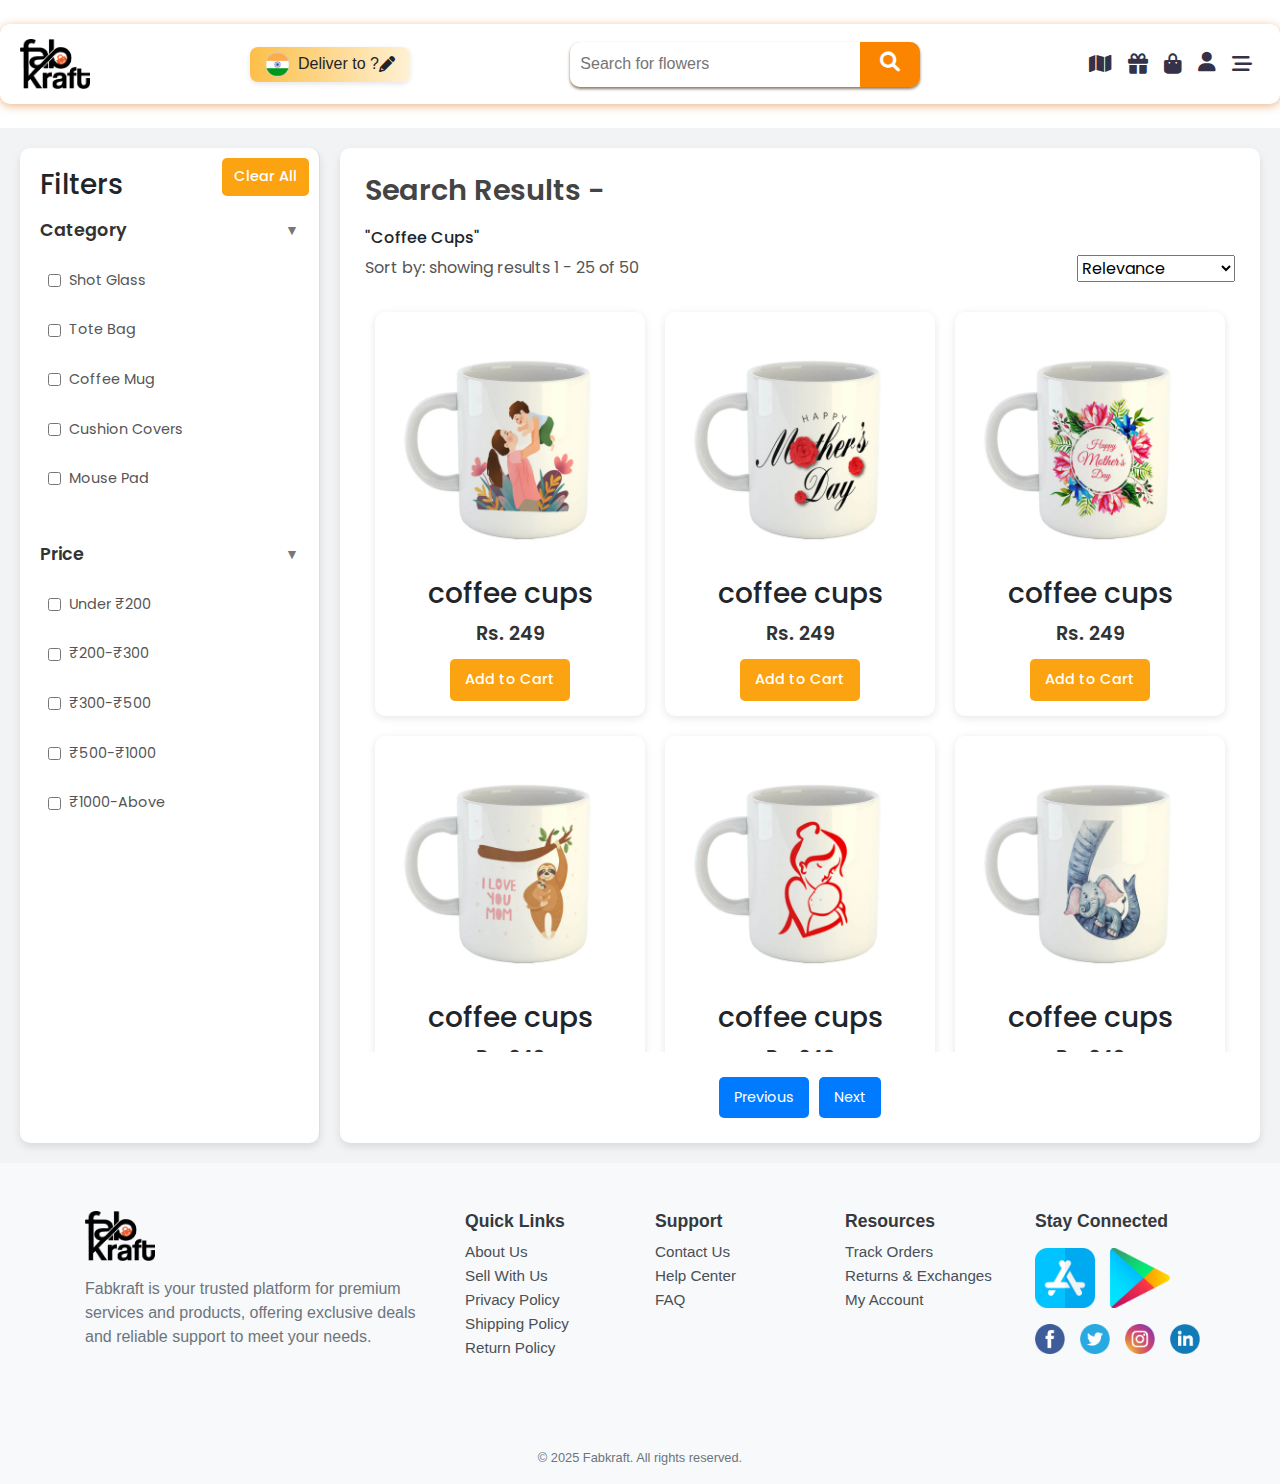
<file: search-panel.html>
<!DOCTYPE html>
<html lang="en">
<head>
    <meta charset="utf-8">
    <title>FabKraft</title>
    <meta content="width=device-width, initial-scale=1.0" name="viewport">
    <meta content="" name="keywords">
    <meta content="" name="description">
    <link href="css/search.css" rel="stylesheet">

    <!-- Favicon -->
    <link href="images/favicon.ico" rel="icon">

    <!-- Add Bootstrap CSS -->
    <link href="https://stackpath.bootstrapcdn.com/bootstrap/4.5.2/css/bootstrap.min.css" rel="stylesheet">
    <link href="https://fonts.googleapis.com/css2?family=Poppins:wght@400;500;600&display=swap" rel="stylesheet">

    <!-- CSS Libraries -->
    <link href="https://stackpath.bootstrapcdn.com/bootstrap/4.4.1/css/bootstrap.min.css" rel="stylesheet">
    <link rel="stylesheet" href="https://cdnjs.cloudflare.com/ajax/libs/font-awesome/6.0.0-beta3/css/all.min.css">

</head>
<body>
    <br>
    <div id="header-container">
      <a href="index.html"> <img src="images/logo.png" alt="FabKraft" class="logo"></a>
    
        <!-- Deliver-to Area -->
        <div id="deliver">
            <div id="deliver-two">
                <img src="images/flag.png" alt="Indian flag" class="flag">
                <span>Deliver to ?</span>
            </div>
            <i class="fa-solid fa-pencil edit-icon"></i>
        </div>
    <form id="search-form">
        <div id="inputbox">
          <input type="text" id="input" placeholder="Search for flowers" aria-label="Search for flowers">
          <button id="search-button">
            <i class="fa-solid fa-magnifying-glass"></i>
          </button>
          
          <div id="suggestions" class="suggestions" aria-live="polite"></div>
      <div id="results" class="results"></div>
        </div>
      </form>
    
        
            <!-- Icon Box -->
            <div id="icons">
                <i class="fa-solid fa-map location-icon" aria-hidden="true"></i>
                <i class="fa-solid fa-gift gift-icon" aria-hidden="true"></i>
                <i class="fa-solid fa-bag-shopping bag-icon" aria-hidden="true"></i>
                <a href="login/sign-in.html" aria-label="User Profile" color="black"><i class="fa-solid fa-user user-icon"></i></a>
                <i class="fa-solid fa-bars-staggered menu-icon " aria-hidden="true"></i>
            </div>
        </div>
        
        <br>



<!-- Main Container -->
<div class="search-page-container">

  <!-- Filters Sidebar -->
  <aside class="filters">
    <h3>Filters</h3>
    <button class="clear-filters" onclick="clearFilters()">Clear All</button>

    <!-- Category Filter Section -->
    <div class="filter-section">
      <h4>Category</h4>
      <div class="filter-options">
        <label><input type="checkbox" onchange="filterResults()"> Shot Glass</label>
        <label><input type="checkbox" onchange="filterResults()"> Tote Bag</label>
        <label><input type="checkbox" onchange="filterResults()"> Coffee Mug</label>
        <label><input type="checkbox" onchange="filterResults()"> Cushion Covers</label>
        <label><input type="checkbox" onchange="filterResults()"> Mouse Pad</label>
        <label><input type="checkbox" onchange="filterResults()"> Sipper</label>
        <label><input type="checkbox" onchange="filterResults()"> Travel Tag</label>
        <label><input type="checkbox" onchange="filterResults()"> Gift Hamper</label>
        <label><input type="checkbox" onchange="filterResults()"> Umbrella</label>
        <label><input type="checkbox" onchange="filterResults()"> Perfume</label>
        <label><input type="checkbox" onchange="filterResults()"> Flower Bouquet with Hampers</label>
        <label><input type="checkbox" onchange="filterResults()"> Candle</label>
        <label><input type="checkbox" onchange="filterResults()"> Laptop Bag</label>
        <label><input type="checkbox" onchange="filterResults()"> Brand Stickers</label>
        <label><input type="checkbox" onchange="filterResults()"> Business Card Holder</label>
        <label><input type="checkbox" onchange="filterResults()"> Eco Friendly Stationery</label>
        <label><input type="checkbox" onchange="filterResults()"> Company Keychains</label>
        <label><input type="checkbox" onchange="filterResults()"> Badges</label>
        <label><input type="checkbox" onchange="filterResults()"> Pens</label>
      </div>
    </div>

    <!-- Price Filter Section -->
    <div class="filter-section">
      <h4>Price</h4>
      <div class="filter-options">
        <label><input type="checkbox" onchange="filterResults()"> Under ₹200</label>
        <label><input type="checkbox" onchange="filterResults()"> ₹200-₹300</label>
        <label><input type="checkbox" onchange="filterResults()"> ₹300-₹500</label>
        <label><input type="checkbox" onchange="filterResults()"> ₹500-₹1000</label>
        <label><input type="checkbox" onchange="filterResults()"> ₹1000-Above</label>
      </div>
    </div>
  </aside>

  <div class="results-section">
    <div class="search-header">
      <h2>Search Results - <h6>"Coffee Cups"</h6></h2>
      
    </div>
    <div class="sort-options">
      <span>Sort by:  showing results 1 - 25 of 50
      </span>
      <select onchange="sortResults()">
        <option value="relevance">Relevance</option>
        <option value="price_low">Price: Low to High</option>
        <option value="price_high">Price: High to Low</option>
      </select>
    </div>

    <!-- Results Grid -->
    <div class="results-grid" id="resultsGrid">

        <!-- Result Card Example -->
        <div class="result-card">
          <img src="images/New folder/cup (1).jpg" alt="Product Image">
          <h3>coffee cups</h3>
          <p class="price">Rs. 249</p>
          <button class="add-to-cart">Add to Cart</button>
        </div>
        <div class="result-card">
          <img src="images/New folder/cup (2).jpg" alt="Product Image">
          <h3>coffee cups</h3>
          <p class="price">Rs. 249</p>
          <button class="add-to-cart">Add to Cart</button>
        </div>
        <div class="result-card">
          <img src="images/New folder/cup (3).jpg" alt="Product Image">
          <h3>coffee cups</h3>
          <p class="price">Rs. 249</p>
          <button class="add-to-cart">Add to Cart</button>
        </div>
        <div class="result-card">
          <img src="images/New folder/cup (4).jpg" alt="Product Image">
          <h3>coffee cups</h3>
          <p class="price">Rs. 249</p>
          <button class="add-to-cart">Add to Cart</button>
        </div>
        <div class="result-card">
          <img src="images/New folder/cup (5).jpg" alt="Product Image">
          <h3>coffee cups</h3>
          <p class="price">Rs. 249</p>
          <button class="add-to-cart">Add to Cart</button>
        </div>
        <div class="result-card">
          <img src="images/New folder/cup (6).jpg" alt="Product Image">
          <h3>coffee cups</h3>
          <p class="price">Rs. 249</p>
          <button class="add-to-cart">Add to Cart</button>
        </div>
        <div class="result-card">
          <img src="images/New folder/cup (7).jpg" alt="Product Image">
          <h3>coffee cups</h3>
          <p class="price">Rs. 249</p>
          <button class="add-to-cart">Add to Cart</button>
        </div>
        <div class="result-card">
          <img src="images/New folder/cup (8).jpg" alt="Product Image">
          <h3>coffee cups</h3>
          <p class="price">Rs. 249</p>
          <button class="add-to-cart">Add to Cart</button>
        </div>
        <div class="result-card">
          <img src="images/New folder/cup (9).jpg" alt="Product Image">
          <h3>coffee cups</h3>
          <p class="price">Rs. 249</p>
          <button class="add-to-cart">Add to Cart</button>
        </div>
        <div class="result-card">
          <img src="images/New folder/cup (10).jpg" alt="Product Image">
          <h3>coffee cups</h3>
          <p class="price">Rs. 249</p>
          <button class="add-to-cart">Add to Cart</button>
        </div>
        <div class="result-card">
          <img src="images/New folder/cup (11).jpg" alt="Product Image">
          <h3>coffee cups</h3>
          <p class="price">Rs. 249</p>
          <button class="add-to-cart">Add to Cart</button>
        </div>
        <div class="result-card">
          <img src="images/New folder/cup (12).jpg" alt="Product Image">
          <h3>coffee cups</h3>
          <p class="price">Rs. 249</p>
          <button class="add-to-cart">Add to Cart</button>
        </div>
        <div class="result-card">
          <img src="images/New folder/cup (13).jpg" alt="Product Image">
          <h3>coffee cups</h3>
          <p class="price">Rs. 249</p>
          <button class="add-to-cart">Add to Cart</button>
        </div>
        <div class="result-card">
          <img src="images/New folder/cup (14).jpg" alt="Product Image">
          <h3>coffee cups</h3>
          <p class="price">Rs. 249</p>
          <button class="add-to-cart">Add to Cart</button>
        </div>
        <div class="result-card">
          <img src="images/New folder/cup (15).jpg" alt="Product Image">
          <h3>coffee cups</h3>
          <p class="price">Rs. 249</p>
          <button class="add-to-cart">Add to Cart</button>
        </div>
        <div class="result-card">
          <img src="images/New folder/cup (16).jpg" alt="Product Image">
          <h3>Shot Glass Set</h3>
          <p class="price">$12.99</p>
          <button class="add-to-cart">Add to Cart</button>
        </div>
        <div class="result-card">
          <img src="images/New folder/cup (17).jpg" alt="Product Image">
          <h3>coffee cups</h3>
          <p class="price">Rs. 249</p>
          <button class="add-to-cart">Add to Cart</button>
        </div>
        <div class="result-card">
          <img src="images/New folder/cup (18).jpg" alt="Product Image">
          <h3>coffee cups</h3>
          <p class="price">Rs. 249</p>
          <button class="add-to-cart">Add to Cart</button>
        </div>
        <div class="result-card">
          <img src="images/New folder/cup (19).jpg" alt="Product Image">
          <h3>coffee cups</h3>
          <p class="price">Rs. 249</p>
          <button class="add-to-cart">Add to Cart</button>
        </div>
        <div class="result-card">
          <img src="images/New folder/cup (20).jpg" alt="Product Image">
          <h3>coffee cups</h3>
          <p class="price">Rs. 249</p>
          <button class="add-to-cart">Add to Cart</button>
        </div>
        <div class="result-card">
          <img src="images/New folder/cup (21).jpg" alt="Product Image">
          <h3>coffee cups</h3>
          <p class="price">Rs. 249</p>
          <button class="add-to-cart">Add to Cart</button>
        </div>
        <div class="result-card">
          <img src="images/New folder/cup (22).jpg" alt="Product Image">
          <h3>coffee cups</h3>
          <p class="price">Rs. 249</p>
          <button class="add-to-cart">Add to Cart</button>
        </div>
        <div class="result-card">
          <img src="images/New folder/cup (23).jpg" alt="Product Image">
          <h3>coffee cups</h3>
          <p class="price">Rs. 249</p>
          <button class="add-to-cart">Add to Cart</button>
        </div>
        <div class="result-card">
          <img src="images/New folder/cup (24).jpg" alt="Product Image">
          <h3>coffee cups</h3>
          <p class="price">Rs. 249</p>
          <button class="add-to-cart">Add to Cart</button>
        </div>
        <div class="result-card">
          <img src="images/New folder/cup (25).jpg" alt="Product Image">
          <h3>coffee cups</h3>
          <p class="price">Rs. 249</p>
          <button class="add-to-cart">Add to Cart</button>
        </div>
        
        
        
                          
        <!-- Add more result cards as needed -->
    </div>
    <div class="pagination" id="pagination">
      <button id="prevBtn" onclick="changePage(-1)">Previous</button>
      <a href="search-panel-cndl-2.html"><button>Next</button></a>
    </div>
  </div>
</div>




<!-- Footer Start -->
<footer class="footer-section">
    <div class="container">
        <div class="row py-5">
            <!-- Company Logo and Description -->
            <div class="col-lg-4 mb-4">
                <div class="footer-branding">
                  <a href="index.html"> <img src="images/logo.png" alt="FabKraft" class="logo" width="120" ></a>
                    <p class="mt-3 text-muted">
                        Fabkraft is your trusted platform for premium services and products, offering exclusive deals and reliable support to meet your needs.
                    </p>
                </div>
            </div>

            <!-- Quick Links -->
            <div class="col-lg-2 mb-4">
                <h5 class="footer-heading">Quick Links</h5>
                <ul class="list-unstyled">
                    <li><a href="about.html">About Us</a></li>
                    <li><a href="/sell-with-us">Sell With Us</a></li>
                    <li><a href="privacy-policy.html">Privacy Policy</a></li>
                    <li><a href="shipping-policy.html">Shipping Policy</a></li>
                    <li><a href="refund.html">Return Policy</a></li>
                </ul>
            </div>

            <!-- Support -->
            <div class="col-lg-2 mb-4">
                <h5 class="footer-heading">Support</h5>
                <ul class="list-unstyled">
                    <li><a href="contact.html">Contact Us</a></li>
                    <li><a href="/help-center">Help Center</a></li>
                    <li><a href="/faq">FAQ</a></li>
                </ul>
            </div>

            <!-- Resources -->
            <div class="col-lg-2 mb-4">
                <h5 class="footer-heading">Resources</h5>
                <ul class="list-unstyled">
                    <li><a href="/track-orders">Track Orders</a></li>
                    <li><a href="/returns">Returns & Exchanges</a></li>
                    <li><a href="/account">My Account</a></li>
                </ul>
            </div>

            <!-- Download App and Social Links -->
            <div class="col-lg-2 mb-4">
                <h5 class="footer-heading">Stay Connected</h5>
                <div class="app-stores d-flex gap-2 my-3">
                    <a href="#"><img src="images/app-store.png" alt="App Store" width="60" height="60px"></a>
                    <a href="#"><img src="images/play-store.png" alt="Play Store" width="60" height="60px"></a>

                </div>
                <div class="social-links d-flex gap-10">
                    <a href="#"><img src="images/facebook.png" alt="Facebook" width="30"></a>
                    <a href="#"><img src="images/twitter.png" alt="Twitter" width="30"></a>
                    <a href="#"><img src="images/instagram.png" alt="Instagram" width="30"></a>
                    <a href="#"><img src="images/linkedin.png" alt="LinkedIn" width="30"></a>

                </div>
            </div>
        </div>

        <!-- Copyright -->
        <div class="row">
            <div class="col-12 text-center">
                <p class="small text-muted">&copy; 2025 Fabkraft. All rights reserved.</p>
            </div>
        </div>
    </div>
</footer>
<!-- Footer End -->



    <script src="js/search.js"></script>
</body>
</html>
</file>
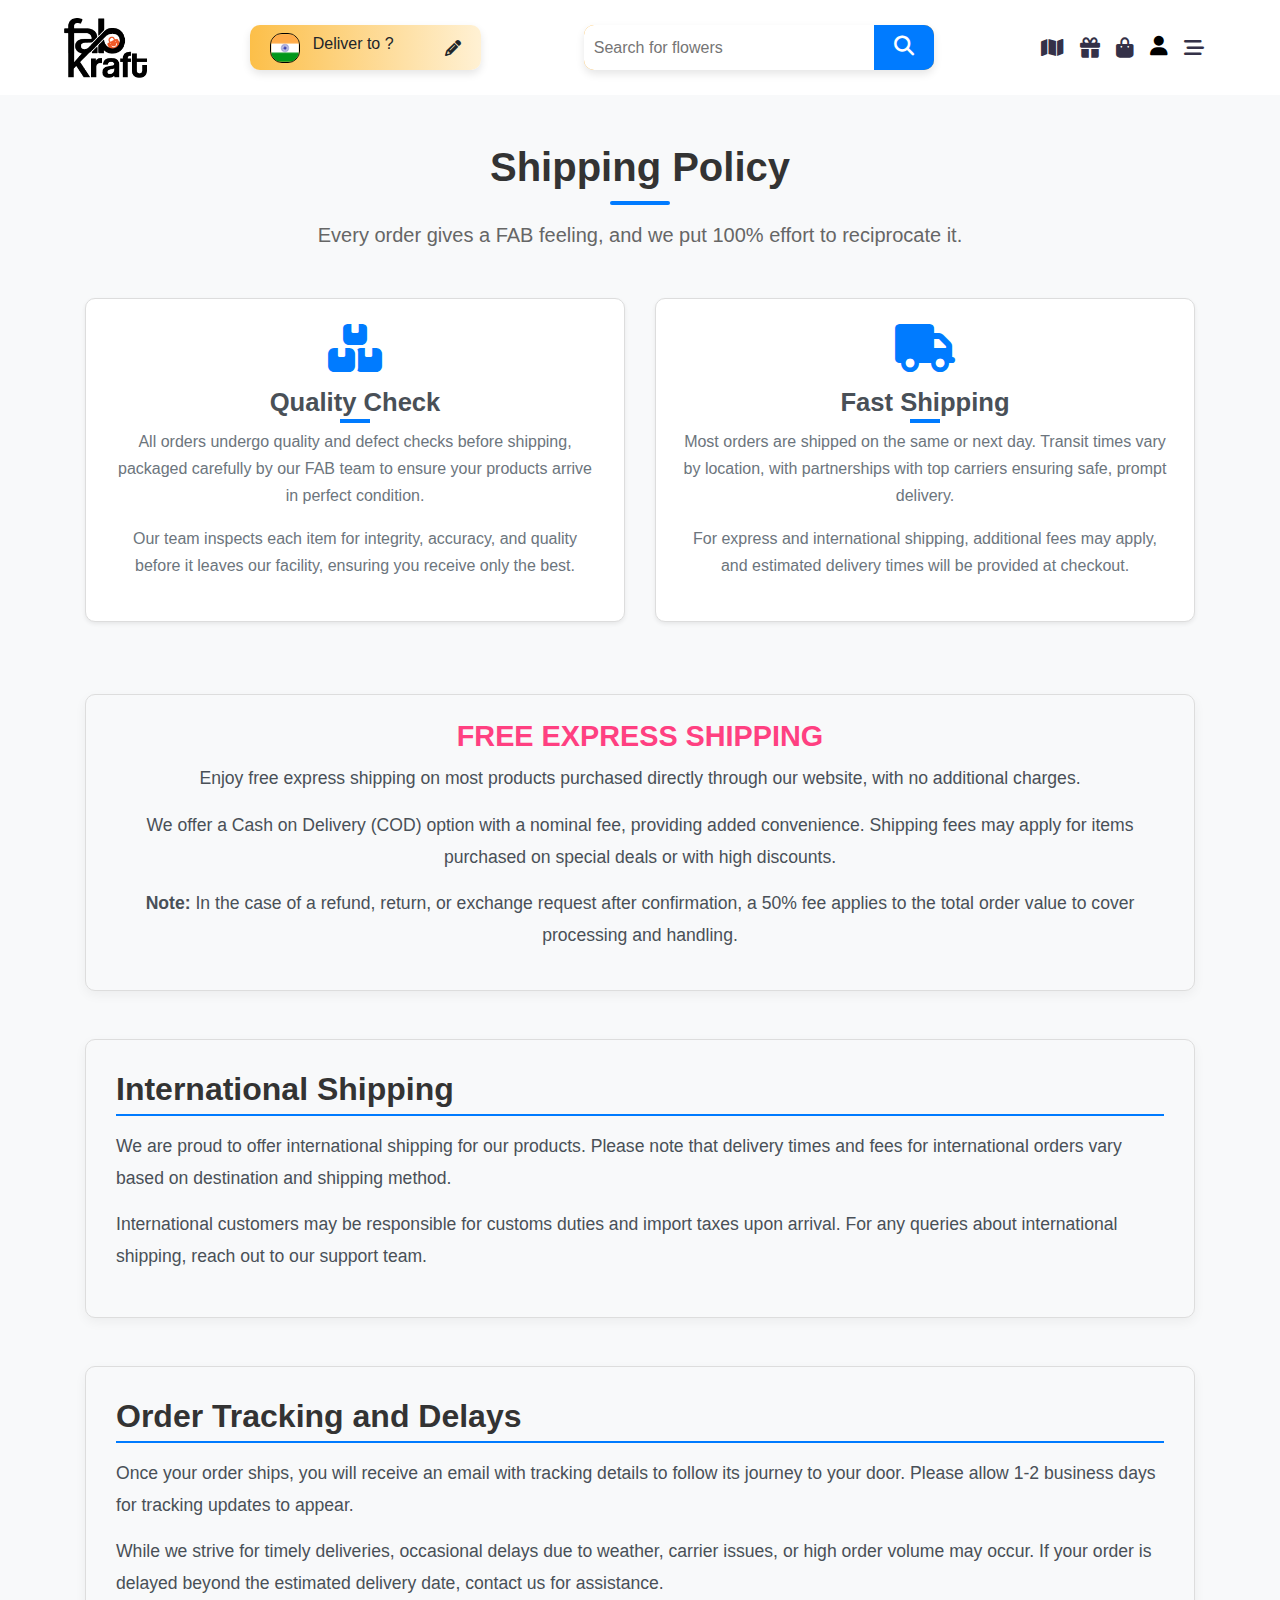
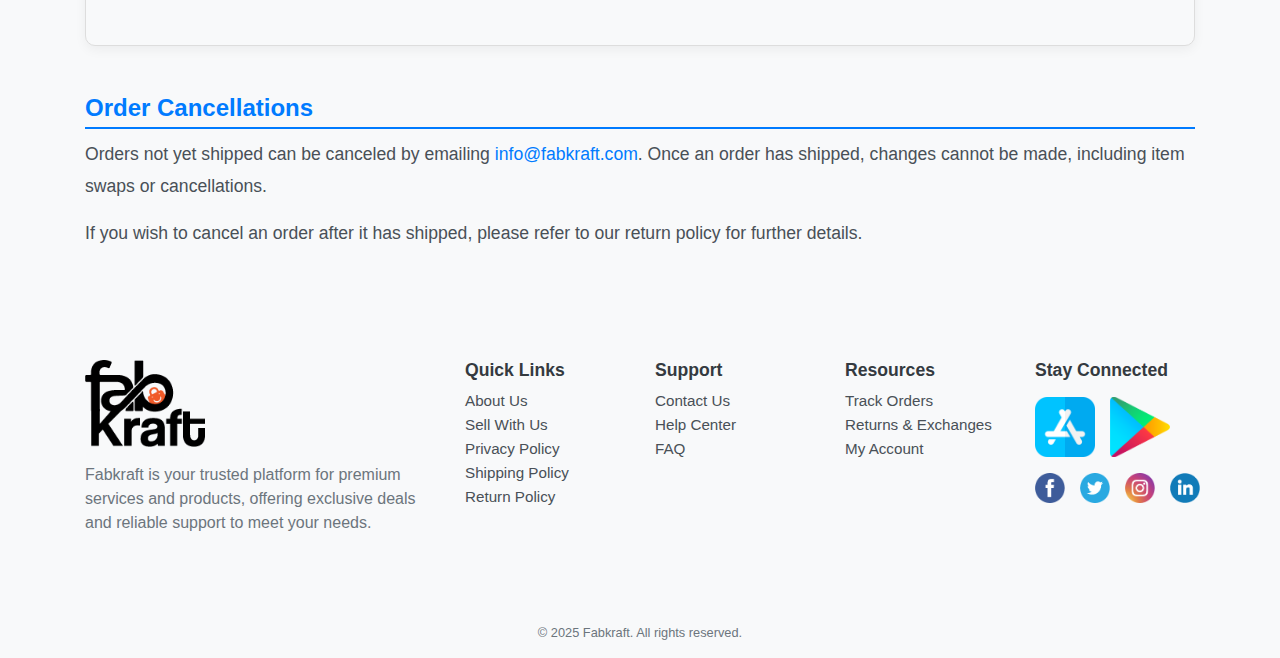
<file: shipping-policy.html>
<!DOCTYPE html>
<html lang="en">
    <head>
        <meta charset="utf-8">
        <title>FabKraft</title>
        <meta content="width=device-width, initial-scale=1.0" name="viewport">
        <meta content="" name="keywords">
        <meta content="" name="description">

        <!-- Favicon -->
        <link href="images/favicon.ico" rel="icon">

        <!-- Google Font -->
        <link href="https://fonts.googleapis.com/css2?family=Open+Sans:wght@300;400;600;700;800&display=swap" rel="stylesheet">
        <link rel="preconnect" href="https://fonts.googleapis.com">
<link rel="preconnect" href="https://fonts.gstatic.com" crossorigin>
<link href="https://fonts.googleapis.com/css2?family=Poppins:ital,wght@0,100;0,200;0,300;0,400;0,500;0,600;0,700;0,800;0,900;1,100;1,200;1,300;1,400;1,500;1,600;1,700;1,800;1,900&display=swap" rel="stylesheet">

        <!-- Template Stylesheet -->
        <link href="css/shipping-policy.css" rel="stylesheet">

        <link rel="stylesheet" href="https://cdnjs.cloudflare.com/ajax/libs/font-awesome/6.6.0/css/all.min.css"/>

        <!-- CSS Libraries -->
        <link href="https://stackpath.bootstrapcdn.com/bootstrap/4.4.1/css/bootstrap.min.css" rel="stylesheet">
        <link href="https://cdnjs.cloudflare.com/ajax/libs/font-awesome/5.10.0/css/all.min.css" rel="stylesheet">
        


    </head>
<body>

  <div id="Header-continer">
    <a href="index.html"><img src="images/logo.png" alt="FabKraft" class="logo"></a>


  <!--deliver-to area-->
    <div id="deliver">
        <div id="deliver-two">
            <img src="images/flag.png" alt="indian-flag" class="flag">
           <h6>Deliver to ?</h6>
        </div>
    
        <i class="fa-solid fa-pencil"></i>
    </div>

    <!--search area-->

    <form id="search-form">
        <div id="inputbox">
          <input type="text" id="input" placeholder="Search for flowers" aria-label="Search for flowers">
          <button id="search-button">
            <i class="fa-solid fa-magnifying-glass"></i>
          </button>
          
          <div id="suggestions" class="suggestions" aria-live="polite"></div>
      <div id="results" class="results"></div>
        </div>
      </form>
      

     <!--iconbox-->
    <div id="icons">
        <i class="fa-solid fa-map"></i>
        <br>
        <i class="fa-solid fa-gift"></i>
        <br>
        <i class="fa-solid fa-bag-shopping"></i>
        <br>
        <a href="login/sign-in.html"><i class="fa-solid fa-user" style="color: black;"></i></a>
        <br>
        <i class="fa-solid fa-bars-staggered"></i>
        <br>
    </div>

</div>
<div class="border-with-shadow">

<!-- Shipping Policy Page Start -->
<section class="shipping-policy-section py-5">
  <div class="container">

    <!-- Intro Section -->
    <div class="text-center mb-5">
      <h1 class="section-title">Shipping Policy</h1>
      <p class="section-subtitle">Every order gives a FAB feeling, and we put 100% effort to reciprocate it.</p>
    </div>

    <!-- Shipping Details Section with Icons -->
    <div class="row mb-5">
      <div class="col-lg-6 mb-4">
        <div class="policy-card shadow-sm">
          <i class="fa-solid fa-boxes-stacked policy-icon"></i>
          <h3>Quality Check</h3>
          <p>All orders undergo quality and defect checks before shipping, packaged carefully by our FAB team to ensure your products arrive in perfect condition.</p>
          <p>Our team inspects each item for integrity, accuracy, and quality before it leaves our facility, ensuring you receive only the best.</p>
        </div>
      </div>
      <div class="col-lg-6 mb-4">
        <div class="policy-card shadow-sm">
          <i class="fa-solid fa-truck policy-icon"></i>
          <h3>Fast Shipping</h3>
          <p>Most orders are shipped on the same or next day. Transit times vary by location, with partnerships with top carriers ensuring safe, prompt delivery.</p>
          <p>For express and international shipping, additional fees may apply, and estimated delivery times will be provided at checkout.</p>
        </div>
      </div>
    </div>

    <!-- Free Shipping Section -->
    <div class="highlight-box mb-5 p-4 text-center">
      <h2 class="highlight-title">FREE EXPRESS SHIPPING</h2>
      <p>Enjoy free express shipping on most products purchased directly through our website, with no additional charges.</p>
      <p>We offer a Cash on Delivery (COD) option with a nominal fee, providing added convenience. Shipping fees may apply for items purchased on special deals or with high discounts.</p>
      <p><strong>Note:</strong> In the case of a refund, return, or exchange request after confirmation, a 50% fee applies to the total order value to cover processing and handling.</p>
    </div>

    <!-- International Shipping Section -->
    <div class="international-shipping-section mb-5">
      <h2 class="section-heading">International Shipping</h2>
      <p>We are proud to offer international shipping for our products. Please note that delivery times and fees for international orders vary based on destination and shipping method.</p>
      <p>International customers may be responsible for customs duties and import taxes upon arrival. For any queries about international shipping, reach out to our support team.</p>
    </div>

    <!-- Delays and Tracking Section -->
    <div class="tracking-delays-section mb-5">
      <h2 class="section-heading">Order Tracking and Delays</h2>
      <p>Once your order ships, you will receive an email with tracking details to follow its journey to your door. Please allow 1-2 business days for tracking updates to appear.</p>
      <p>While we strive for timely deliveries, occasional delays due to weather, carrier issues, or high order volume may occur. If your order is delayed beyond the estimated delivery date, contact us for assistance.</p>
    </div>

    <!-- Cancellations Section -->
    <div class="cancellation-section">
      <h2 class="section-heading">Order Cancellations</h2>
      <p>Orders not yet shipped can be canceled by emailing <a href="mailto:info@fabkraft.com" class="email-link">info@fabkraft.com</a>. Once an order has shipped, changes cannot be made, including item swaps or cancellations.</p>
      <p>If you wish to cancel an order after it has shipped, please refer to our return policy for further details.</p>
    </div>

  </div>
</section>
<!-- Shipping Policy Page End -->

  
</div>

<!-- Footer Start -->
<footer class="footer-section">
  <div class="container">
      <div class="row py-5">
          <!-- Company Logo and Description -->
          <div class="col-lg-4 mb-4">
              <div class="footer-branding">
                  <img src="images/logo.png" alt="Fabkraft Logo" width="120">
                  <p class="mt-3 text-muted">
                      Fabkraft is your trusted platform for premium services and products, offering exclusive deals and reliable support to meet your needs.
                  </p>
              </div>
          </div>

          <!-- Quick Links -->
          <div class="col-lg-2 mb-4">
              <h5 class="footer-heading">Quick Links</h5>
              <ul class="list-unstyled">
                  <li><a href="about.html">About Us</a></li>
                  <li><a href="/sell-with-us">Sell With Us</a></li>
                  <li><a href="privacy-policy.html">Privacy Policy</a></li>
                  <li><a href="shipping-policy.html">Shipping Policy</a></li>
                  <li><a href="refund.html">Return Policy</a></li>
              </ul>
          </div>

          <!-- Support -->
          <div class="col-lg-2 mb-4">
              <h5 class="footer-heading">Support</h5>
              <ul class="list-unstyled">
                  <li><a href="contact.html">Contact Us</a></li>
                  <li><a href="/help-center">Help Center</a></li>
                  <li><a href="/faq">FAQ</a></li>
              </ul>
          </div>

          <!-- Resources -->
          <div class="col-lg-2 mb-4">
              <h5 class="footer-heading">Resources</h5>
              <ul class="list-unstyled">
                  <li><a href="/track-orders">Track Orders</a></li>
                  <li><a href="/returns">Returns & Exchanges</a></li>
                  <li><a href="/account">My Account</a></li>
              </ul>
          </div>

          <!-- Download App and Social Links -->
          <div class="col-lg-2 mb-4">
              <h5 class="footer-heading">Stay Connected</h5>
              <div class="app-stores d-flex gap-2 my-3">
                  <a href="#"><img src="images/app-store.png" alt="App Store" width="60" height="60px"></a>
                  <a href="#"><img src="images/play-store.png" alt="Play Store" width="60" height="60px"></a>

              </div>
              <div class="social-links d-flex gap-10">
                  <a href="#"><img src="images/facebook.png" alt="Facebook" width="30"></a>
                  <a href="#"><img src="images/twitter.png" alt="Twitter" width="30"></a>
                  <a href="#"><img src="images/instagram.png" alt="Instagram" width="30"></a>
                  <a href="#"><img src="images/linkedin.png" alt="LinkedIn" width="30"></a>

              </div>
          </div>
      </div>

      <!-- Copyright -->
      <div class="row">
          <div class="col-12 text-center">
              <p class="small text-muted">&copy; 2025 Fabkraft. All rights reserved.</p>
          </div>
      </div>
  </div>
</footer>
<!-- Footer End -->




</body>
</html>
</file>
<file: css/contact.css>
/********* General CSS *********/
body {
  font-family: 'Poppins-regular', sans-serif;
  background-color: #f4f4f8;
  color: #333;
}
h1, h2, h3, h4, h5, h6 {
  font-family: 'Poppins-Bold', sans-serif;
}

a {
  color: #454545;
  transition: color 0.3s ease;
}


a:hover,
a:active,
a:focus {
  color: #F7CAC9;
  outline: none;
  text-decoration: none;
}

.btn:focus,
.form-control:focus {
  box-shadow: 0 0 10px rgba(0, 0, 0, 0.1);
}

.container-fluid {
  max-width: 1666px;
}

/* Back to Top Button */
.back-to-top {
  position: fixed;
  display: none;
  background: #F7CAC9;
  width: 44px;
  height: 44px;
  text-align: center;
  line-height: 44px;
  font-size: 22px;
  right: 15px;
  bottom: 15px;
  border-radius: 50%;
  transition: all 0.5s ease;
  z-index: 10;
}

.back-to-top:hover {
  background: #343148;
  transform: scale(1.1);
}

.back-to-top i {
  color: #343148;
}

.back-to-top:hover i {
  color: #F7CAC9;
}

/* Header Container */
#Header-continer {
  width: 100%;
  max-width: 1400px;
  height: 55px;
  margin: 20px auto;
  display: flex;
  justify-content: space-around;
  align-items: center;
  gap: 15px;
  padding: 0 20px;
}

/* Logo */
.logo {
  height: 60px;
  width: auto;
}

.flag {
  height: 30px;
  width: auto;
  border-radius: 12px;
  border: 1px solid black;
}

/* Deliver-to Area */
#deliver {
  width: 18vw;
  height: 45px;
  background: linear-gradient(to right, #fcbf49, #fff1d4);
  display: flex;
  justify-content: space-around;
  align-items: center;
  border-radius: 10px;
  gap: 1vw;
  box-shadow: 0 4px 8px rgba(0, 0, 0, 0.1);
}

#deliver-two {
  display: flex;
  gap: 1vw;
  align-items: center;
}

/* Input Box Styling */
#inputbox {
  width: 350px;
  height: 45px;
  display: flex;
  background-color: #ffc465;
  border-radius: 10px;
  box-shadow: 0 2px 3px hsla(28, 100%, 12%, 0.603);
}

#input {
  width: 300px;
  height: 100%;
  padding: 10px;
  font-size: 16px;
  border-radius: 10px 0 0 10px;
  border: none;
  outline: none;
  transition: background-color 0.3s;
}

#input:focus {
  background-color: #fff5e6;
}

#search-button {
  padding: 10px;
  background-color: #fb8500;
  color: white;
  cursor: pointer;
  border: none;
  border-radius: 0 10px 10px 0;
  transition: background-color 0.3s;
}

#search-button:hover {
  background-color: #007bff;
}

#search-button i {
  font-size: 20px;
  margin: 0 10px;
}



/* Suggestions Styling */
.suggestions {
  background: #fff;
  border: 0px solid #ccc;
  border-radius: 5px;
  margin-top: 50px;
  max-height: 200px;
  overflow-y: auto;
  position: absolute;
  width: 100%;
  box-shadow: 0 4px 8px rgba(0, 0, 0, 0.1);
  z-index: 1;
}

.suggestion-item {
  padding: 10px;
  cursor: pointer;
  transition: background 0.3s;
}

.suggestion-item:hover {
  background: #f0f0f0;
}

.results {
  margin-top: 20px;
}

.result-card {
  background: #f9f9f9;
  padding: 15px;
  border: 1px solid #ccc;
  border-radius: 10px;
  margin: 10px 0;
  box-shadow: 0 4px 8px rgba(0, 0, 0, 0.1);
}

/* Icon Box */
#icons {
  width: 14vw;
  height: 5vh;
  display: flex;
  align-items: center;
  justify-content: space-around;
}

#icons i {
  font-size: 20px;
  color: #343148;
  transition: color 0.3s;
}

#icons i:hover {
  color: #fca311;
}











  
  
  /******************************
  **********contact US page *****/
/* Contact Us Section Styling */
.contact-us-section {
  background: linear-gradient(to bottom right, #f8f9fa, #e9ecef);
  padding: 80px 0;
}

/* Section Title Styling */
.section-title {
  font-size: 2.8rem;
  color: #333;
  font-weight: 800;
  margin-bottom: 20px;
  text-align: center;
  position: relative;
}

.section-title::after {
  content: "";
  display: block;
  width: 70px;
  height: 4px;
  background: linear-gradient(to right, #ff9900, #ffd89e);
  margin: 12px auto 0;
  border-radius: 2px;
  box-shadow: 0 2px 8px rgba(0, 0, 0, 0.1);
}

.section-subtitle {
  font-size: 1.3rem;
  color: #555;
  max-width: 750px;
  margin: 0 auto 50px;
  text-align: center;
}

/* Contact Info Styling */
.contact-info {
  background-color: #ffffff;
  padding: 35px;
  border-radius: 12px;
  box-shadow: 0 6px 15px rgba(0, 0, 0, 0.1);
  color: #333;
  transition: transform 0.3s, box-shadow 0.3s;
}

.contact-info:hover {
  transform: translateY(-5px);
  box-shadow: 0 8px 20px rgba(0, 0, 0, 0.15);
}

.contact-heading {
  font-size: 1.3rem;
  color: #ff8a3c;
  font-weight: 700;
  margin-bottom: 12px;
}

.contact-info p {
  font-size: 1.1rem;
  color: #495057;
  line-height: 1.7;
  margin-bottom: 15px;
}

.contact-info i {
  color: #000000;
  margin-right: 10px;
  font-size: 1.2rem;
}

/* Contact Form Styling */
.contact-form {
  background-color: #ffffff; /* Light orange background */
  padding: 40px;
  border-radius: 10px;
  box-shadow: 0 6px 14px rgba(204, 85, 0, 0.1); /* Subtle shadow */
  border: 1px solid #ffd9b3; /* Slightly darker border */
}

.form-label {
  font-size: 1rem;
  color: #ff8a3c; /* Medium orange */
  font-weight: 600;
  display: block;
  margin-bottom: 5px;
}

.form-control {
  border: 1px solid #ffa64d; /* Brighter orange border */
  padding: 15px;
  border-radius: 8px;
  font-size: 1rem;
  transition: border-color 0.3s, box-shadow 0.3s;
  color: #333;
}

.form-control:focus {
  border-color: #ff8c42;
  box-shadow: 0 0 8px rgba(255, 140, 66, 0.3); /* Orange shadow on focus */
}

.btn-orange {
  background-color: #ffa770; /* Bright orange button */
  border: none;
  font-size: 1.1rem;
  padding: 12px 40px;
  border-radius: 8px;
  transition: background-color 0.3s, box-shadow 0.3s;
  color: #fff;
}

.btn-orange:hover {
  background-color: #ff8a3c; /* Darker shade of orange */
  box-shadow: 0 4px 12px rgba(255, 140, 66, 0.3);
}

/* Responsive Adjustments */
@media (max-width: 768px) {
  .form-label {
      font-size: 0.9rem;
  }

  .form-control {
      font-size: 0.9rem;
  }
  
  .btn-orange {
      font-size: 1rem;
      padding: 10px 30px;
  }
}

/* Button Styling */
.btn-primary {
  background: linear-gradient(to right, #ff9900, #ffd89e);
  border: none;
  font-size: 1.2rem;
  padding: 12px 36px;
  border-radius: 8px;
  transition: background-color 0.3s, box-shadow 0.3s, transform 0.2s;
  color: #ffffff;
}

.btn-primary:hover {
  background: linear-gradient(to right, #0056b3, #e60073);
  box-shadow: 0 4px 12px rgba(0, 0, 0, 0.2);
  transform: translateY(-2px);
}

.btn-primary:focus {
  box-shadow: 0 0 10px rgba(0, 123, 255, 0.3);
}

/* Responsive Adjustments */
@media (max-width: 768px) {
  .section-title {
      font-size: 2.2rem;
  }
  
  .section-subtitle {
      font-size: 1.1rem;
  }
  
  .contact-heading {
      font-size: 1.2rem;
  }
  
  .form-control,
  .btn-primary {
      font-size: 1rem;
  }
}

















  
  /* Footer Styling */
.footer-section {
  background-color: #f8f9fa;
  color: #495057;
}

.footer-branding img {
  max-width: 100%;
}

.footer-heading {
  font-weight: bold;
  font-size: 1.1rem;
  color: #343a40;
}

.footer-section a {
  color: #495057;
  text-decoration: none;
  font-size: 0.95rem;
  transition: color 0.3s ease;
}

.footer-section a:hover {
  color: #007bff; /* Change to a consistent hover color */
}


.social-links a img {
  transition: opacity 0.3s ease;
}

.social-links a:hover img {
  opacity: 0.8; /* Ensure hover effect */
}

.text-muted {
  color: #6c757d;
}

.small {
  font-size: 0.85rem;
}

/* Social Links */
.social-links {
  display: flex; /* Ensure it's a flex container */
  gap: 15px; /* Adjust the gap between links */
}
.app-stores {
  display: flex; /* Make it a flex container */
  gap: 15px; /* Adjust the gap value */
}

.app-stores a img {
  transition: opacity 0.3s ease; /* Add hover effect */
}

.app-stores a:hover img {
  opacity: 0.8; /* Change opacity on hover */
}

/* Responsive Adjustments */
@media (max-width: 768px) {
  .footer-section {
      text-align: center;
  }
  .app-stores, .social-links {
      justify-content: center;
  }
}
</file>
<file: css/faq.css>
/********* General CSS *********/
body {
    font-family: 'Poppins-regular', sans-serif;
    background-color: #f4f4f8;
    color: #333;
  }
  h1, h2, h3, h4, h5, h6 {
    font-family: 'Poppins-Bold', sans-serif;
  }
  
  a {
    color: #454545;
    transition: color 0.3s ease;
  }
  
  
  a:hover,
  a:active,
  a:focus {
    color: #F7CAC9;
    outline: none;
    text-decoration: none;
  }
  
  .btn:focus,
  .form-control:focus {
    box-shadow: 0 0 10px rgba(0, 0, 0, 0.1);
  }
  
  .container-fluid {
    max-width: 1666px;
  }
  
  /* Back to Top Button */
  .back-to-top {
    position: fixed;
    display: none;
    background: #F7CAC9;
    width: 44px;
    height: 44px;
    text-align: center;
    line-height: 44px;
    font-size: 22px;
    right: 15px;
    bottom: 15px;
    border-radius: 50%;
    transition: all 0.5s ease;
    z-index: 10;
  }
  
  .back-to-top:hover {
    background: #343148;
    transform: scale(1.1);
  }
  
  .back-to-top i {
    color: #343148;
  }
  
  .back-to-top:hover i {
    color: #F7CAC9;
  }
  
  /* Header Container */
  #Header-continer {
    width: 100%;
    max-width: 1400px;
    height: 55px;
    margin: 20px auto;
    display: flex;
    justify-content: space-around;
    align-items: center;
    gap: 15px;
    padding: 0 20px;
  }
  
  /* Logo */
  .logo {
    height: 60px;
    width: auto;
  }
  
  .flag {
    height: 30px;
    width: auto;
    border-radius: 12px;
    border: 1px solid black;
  }
  
  /* Deliver-to Area */
  #deliver {
    width: 18vw;
    height: 45px;
    background: linear-gradient(to right, #fcbf49, #fff1d4);
    display: flex;
    justify-content: space-around;
    align-items: center;
    border-radius: 10px;
    gap: 1vw;
    box-shadow: 0 4px 8px rgba(0, 0, 0, 0.1);
  }
  
  #deliver-two {
    display: flex;
    gap: 1vw;
    align-items: center;
  }
  
  /* Input Box Styling */
  #inputbox {
    width: 350px;
    height: 45px;
    display: flex;
    background-color: #fca311;
    border-radius: 10px;
    box-shadow: 0 4px 8px rgba(0, 0, 0, 0.1);
  }
  
  #input {
    width: 300px;
    height: 100%;
    padding: 10px;
    font-size: 16px;
    border-radius: 10px 0 0 10px;
    border: none;
    outline: none;
    transition: background-color 0.3s;
  }
  
  #input:focus {
    background-color: #fff5e6;
  }
  
  #search-button {
    padding: 10px;
    background-color: #007bff;
    color: white;
    cursor: pointer;
    border: none;
    border-radius: 0 10px 10px 0;
    transition: background-color 0.3s;
  }
  
  #search-button:hover {
    background-color: #0056b3;
  }
  
  #search-button i {
    font-size: 20px;
    margin: 0 10px;
  }
  /* Icon Box */
  #icons {
    width: 14vw;
    height: 5vh;
    display: flex;
    align-items: center;
    justify-content: space-around;
  }
  
  #icons i {
    font-size: 20px;
    color: #343148;
    transition: color 0.3s;
  }
  
  #icons i:hover {
    color: #fca311;
  }
  



/* FAQ Section */
.faq-section {
    background-color: #ffffff; /* White background for FAQ section */
    padding: 40px 20px; /* Padding for spacing */
}

.faq-container {
    max-width: 800px; /* Max width for the FAQ container */
    margin: 0 auto; /* Centering the container */
}

.faq-header {
    margin-bottom: 30px; /* Space below the header */
}

.faq-title {
    font-size: 2.5em; /* Title font size */
    color: #FF5722; /* Updated brand color */
    text-align: center; /* Center the title */
    font-weight: 600; /* Bold text */
}

.faq-subtitle {
    font-size: 1.2em; /* Subtitle font size */
    color: #555; /* Slightly darker color for subtitle */
    text-align: center; /* Center the subtitle */
}

.faq-item {
    border: 1px solid #e0e0e0; /* Border for each FAQ item */
    border-radius: 8px; /* Rounded corners */
    margin-bottom: 15px; /* Space between items */
}

.faq-button {
    width: 100%; /* Full width for the button */
    text-align: left; /* Align text to the left */
    font-size: 1.2em; /* Button font size */
    padding: 15px; /* Padding for the button */
    border: none; /* No border */
    background: none; /* No background */
    color: #333; /* Text color for button */
    cursor: pointer; /* Pointer cursor on hover */
    transition: background 0.3s ease; /* Smooth background transition */
}

.faq-button:hover {
    background-color: #f0f0f0; /* Background change on hover */
}

.faq-body {
    padding: 15px; /* Padding for body */
    background: #fff; /* White background for body */
    border-top: 1px solid #e0e0e0; /* Border above body */
}

/* Terms and Conditions Styles */
.terms-container {
    max-width: 800px; /* Max width for the terms container */
    margin: 50px auto; /* Centering the container */
    padding: 30px; /* Padding for content */
    background: #ffffff; /* White background for content */
    border-radius: 10px; /* Rounded corners */
    box-shadow: 0 4px 20px rgba(0, 0, 0, 0.1); /* Soft shadow */
}

.terms-title {
    text-align: center; /* Centering title */
    font-size: 2.5em; /* Title font size */
    color: #FF5722; /* Brand color */
    margin-bottom: 20px; /* Space below title */
    font-weight: 600; /* Bold text */
}

.terms-content h2 {
    font-size: 1.8em; /* Size for section headers */
    color: #333; /* Darker color for section titles */
    margin-top: 30px; /* Space above sections */
    border-bottom: 2px solid #FF5722; /* Underline effect */
    padding-bottom: 10px; /* Space below section title */
}

.terms-content p {
    line-height: 1.6; /* Increased line height for readability */
    margin-bottom: 15px; /* Space between paragraphs */
    color: #555; /* Slightly lighter text color */
}

a {
    color: #FF5722; /* Brand color for links */
    text-decoration: none; /* No underline for links */
}

a:hover {
    text-decoration: underline; /* Underline on hover for links */
}

/* Responsive Design */
@media (max-width: 768px) {
    .terms-container {
        padding: 20px; /* Adjust padding for smaller screens */
    }

    .terms-title {
        font-size: 2em; /* Smaller title on mobile */
    }

    .terms-content h2 {
        font-size: 1.5em; /* Smaller section titles on mobile */
    }

    .faq-title {
        font-size: 2em; /* Smaller FAQ title on mobile */
    }
    
    .faq-subtitle {
        font-size: 1em; /* Smaller FAQ subtitle on mobile */
    }
}






/* Footer Styling */
.footer-section {
    background-color: #f8f9fa;
    color: #495057;
  }
  
  .footer-branding img {
    max-width: 100%;
  }
  
  .footer-heading {
    font-weight: bold;
    font-size: 1.1rem;
    color: #343a40;
  }
  
  .footer-section a {
    color: #495057;
    text-decoration: none;
    font-size: 0.95rem;
    transition: color 0.3s ease;
  }
  
  .footer-section a:hover {
    color: #007bff; /* Change to a consistent hover color */
  }
  
  
  .social-links a img {
    transition: opacity 0.3s ease;
  }
  
  .social-links a:hover img {
    opacity: 0.8; /* Ensure hover effect */
  }
  
  .text-muted {
    color: #6c757d;
  }
  
  .small {
    font-size: 0.85rem;
  }
  
  /* Social Links */
  .social-links {
    display: flex; /* Ensure it's a flex container */
    gap: 15px; /* Adjust the gap between links */
  }
  .app-stores {
    display: flex; /* Make it a flex container */
    gap: 15px; /* Adjust the gap value */
  }
  
  .app-stores a img {
    transition: opacity 0.3s ease; /* Add hover effect */
  }
  
  .app-stores a:hover img {
    opacity: 0.8; /* Change opacity on hover */
  }
  
  /* Responsive Adjustments */
  @media (max-width: 768px) {
    .footer-section {
        text-align: center;
    }
    .app-stores, .social-links {
        justify-content: center;
    }
  }
</file>
<file: css/policy.css>
/********* General CSS *********/
body {
  font-family: 'Poppins-regular', sans-serif;
  background-color: #f4f4f8;
  color: #333;
}
h1, h2, h3, h4, h5, h6 {
  font-family: 'Poppins-Bold', sans-serif;
}

a {
  color: #454545;
  transition: color 0.3s ease;
}


a:hover,
a:active,
a:focus {
  color: #F7CAC9;
  outline: none;
  text-decoration: none;
}

.btn:focus,
.form-control:focus {
  box-shadow: 0 0 10px rgba(0, 0, 0, 0.1);
}

.container-fluid {
  max-width: 1666px;
}

/* Back to Top Button */
.back-to-top {
  position: fixed;
  display: none;
  background: #F7CAC9;
  width: 44px;
  height: 44px;
  text-align: center;
  line-height: 44px;
  font-size: 22px;
  right: 15px;
  bottom: 15px;
  border-radius: 50%;
  transition: all 0.5s ease;
  z-index: 10;
}

.back-to-top:hover {
  background: #343148;
  transform: scale(1.1);
}

.back-to-top i {
  color: #343148;
}

.back-to-top:hover i {
  color: #F7CAC9;
}

/* Header Container */
#Header-continer {
  width: 100%;
  max-width: 1400px;
  height: 55px;
  margin: 20px auto;
  display: flex;
  justify-content: space-around;
  align-items: center;
  gap: 15px;
  padding: 0 20px;
}

/* Logo */
.logo {
  height: 60px;
  width: auto;
}

.flag {
  height: 30px;
  width: auto;
  border-radius: 12px;
  border: 1px solid black;
}

/* Deliver-to Area */
#deliver {
  width: 18vw;
  height: 45px;
  background: linear-gradient(to right, #fcbf49, #fff1d4);
  display: flex;
  justify-content: space-around;
  align-items: center;
  border-radius: 10px;
  gap: 1vw;
  box-shadow: 0 4px 8px rgba(0, 0, 0, 0.1);
}

#deliver-two {
  display: flex;
  gap: 1vw;
  align-items: center;
}

/* Input Box Styling */
#inputbox {
  width: 350px;
  height: 45px;
  display: flex;
  background-color: #fca311;
  border-radius: 10px;
  box-shadow: 0 4px 8px rgba(0, 0, 0, 0.1);
}

#input {
  width: 300px;
  height: 100%;
  padding: 10px;
  font-size: 16px;
  border-radius: 10px 0 0 10px;
  border: none;
  outline: none;
  transition: background-color 0.3s;
}

#input:focus {
  background-color: #fff5e6;
}

#search-button {
  padding: 10px;
  background-color: #007bff;
  color: white;
  cursor: pointer;
  border: none;
  border-radius: 0 10px 10px 0;
  transition: background-color 0.3s;
}

#search-button:hover {
  background-color: #0056b3;
}

#search-button i {
  font-size: 20px;
  margin: 0 10px;
}
/* Icon Box */
#icons {
  width: 14vw;
  height: 5vh;
  display: flex;
  align-items: center;
  justify-content: space-around;
}

#icons i {
  font-size: 20px;
  color: #343148;
  transition: color 0.3s;
}

#icons i:hover {
  color: #fca311;
}











/* General Styling */
.border-with-shadow {
  padding: 20px;
  border: 1px solid #ddd;
  border-radius: 15px;
  box-shadow: 0 8px 16px rgba(0, 0, 0, 0.1);
  background-color: #f8f9fa;
}

.privacy-policy-section .section-title {
  font-size: 2.8rem;
  font-weight: bold;
  color: #2c3e50;
}

.privacy-policy-section .section-subtitle {
  font-size: 1.2rem;
  color: #7f8c8d;
  max-width: 650px;
  margin: 0 auto 40px;
  line-height: 1.6;
}

/* Policy Details */
.policy-details,
.policy-section {
  background-color: #ffffff;
  padding: 25px 30px;
  border-radius: 10px;
  box-shadow: 0 5px 15px rgba(0, 0, 0, 0.05);
  transition: transform 0.3s ease;
}

.policy-details:hover,
.policy-section:hover {
  transform: translateY(-5px);
}

.policy-section h2 {
  font-size: 1.6rem;
  color: #3498db;
  font-weight: 600;
  margin-bottom: 15px;
  border-bottom: 2px solid #3498db;
  padding-bottom: 8px;
}

.policy-section p {
  font-size: 1rem;
  color: #34495e;
  line-height: 1.6;
}

.policy-section ul {
  list-style-type: disc;
  margin-left: 20px;
  color: #34495e;
}

.policy-section ul li {
  padding: 5px 0;
}

.policy-section a {
  color: #3498db;
  text-decoration: none;
  font-weight: 600;
}

.policy-section a:hover {
  text-decoration: underline;
}

/* Responsive Adjustments */
@media (max-width: 768px) {
  .privacy-policy-section .section-title {
      font-size: 2.2rem;
  }
  
  .privacy-policy-section .section-subtitle {
      font-size: 1rem;
  }

  .policy-section h2 {
      font-size: 1.4rem;
  }
}






/* Footer Styling */
.footer-section {
  background-color: #f8f9fa;
  color: #495057;
}

.footer-branding img {
  max-width: 100%;
}

.footer-heading {
  font-weight: bold;
  font-size: 1.1rem;
  color: #343a40;
}

.footer-section a {
  color: #495057;
  text-decoration: none;
  font-size: 0.95rem;
  transition: color 0.3s ease;
}

.footer-section a:hover {
  color: #007bff; /* Change to a consistent hover color */
}


.social-links a img {
  transition: opacity 0.3s ease;
}

.social-links a:hover img {
  opacity: 0.8; /* Ensure hover effect */
}

.text-muted {
  color: #6c757d;
}

.small {
  font-size: 0.85rem;
}

/* Social Links */
.social-links {
  display: flex; /* Ensure it's a flex container */
  gap: 15px; /* Adjust the gap between links */
}
.app-stores {
  display: flex; /* Make it a flex container */
  gap: 15px; /* Adjust the gap value */
}

.app-stores a img {
  transition: opacity 0.3s ease; /* Add hover effect */
}

.app-stores a:hover img {
  opacity: 0.8; /* Change opacity on hover */
}

/* Responsive Adjustments */
@media (max-width: 768px) {
  .footer-section {
      text-align: center;
  }
  .app-stores, .social-links {
      justify-content: center;
  }
}
</file>
<file: css/return.css>
/********* General CSS *********/
body {
  font-family: 'Poppins-regular', sans-serif;
  background-color: #f4f4f8;
  color: #333;
}
h1, h2, h3, h4, h5, h6 {
  font-family: 'Poppins-Bold', sans-serif;
}

a {
  color: #454545;
  transition: color 0.3s ease;
}


a:hover,
a:active,
a:focus {
  color: #F7CAC9;
  outline: none;
  text-decoration: none;
}

.btn:focus,
.form-control:focus {
  box-shadow: 0 0 10px rgba(0, 0, 0, 0.1);
}

.container-fluid {
  max-width: 1666px;
}

/* Back to Top Button */
.back-to-top {
  position: fixed;
  display: none;
  background: #F7CAC9;
  width: 44px;
  height: 44px;
  text-align: center;
  line-height: 44px;
  font-size: 22px;
  right: 15px;
  bottom: 15px;
  border-radius: 50%;
  transition: all 0.5s ease;
  z-index: 10;
}

.back-to-top:hover {
  background: #343148;
  transform: scale(1.1);
}

.back-to-top i {
  color: #343148;
}

.back-to-top:hover i {
  color: #F7CAC9;
}

/* Header Container */
#Header-continer {
  width: 100%;
  max-width: 1400px;
  height: 55px;
  margin: 20px auto;
  display: flex;
  justify-content: space-around;
  align-items: center;
  gap: 15px;
  padding: 0 20px;
}

/* Logo */
.logo {
  height: 60px;
  width: auto;
}

.flag {
  height: 30px;
  width: auto;
  border-radius: 12px;
  border: 1px solid black;
}

/* Deliver-to Area */
#deliver {
  width: 18vw;
  height: 45px;
  background: linear-gradient(to right, #fcbf49, #fff1d4);
  display: flex;
  justify-content: space-around;
  align-items: center;
  border-radius: 10px;
  gap: 1vw;
  box-shadow: 0 4px 8px rgba(0, 0, 0, 0.1);
}

#deliver-two {
  display: flex;
  gap: 1vw;
  align-items: center;
}

/* Input Box Styling */
#inputbox {
  width: 350px;
  height: 45px;
  display: flex;
  background-color: #fca311;
  border-radius: 10px;
  box-shadow: 0 4px 8px rgba(0, 0, 0, 0.1);
}

#input {
  width: 300px;
  height: 100%;
  padding: 10px;
  font-size: 16px;
  border-radius: 10px 0 0 10px;
  border: none;
  outline: none;
  transition: background-color 0.3s;
}

#input:focus {
  background-color: #fff5e6;
}

#search-button {
  padding: 10px;
  background-color: #007bff;
  color: white;
  cursor: pointer;
  border: none;
  border-radius: 0 10px 10px 0;
  transition: background-color 0.3s;
}

#search-button:hover {
  background-color: #0056b3;
}

#search-button i {
  font-size: 20px;
  margin: 0 10px;
}
/* Icon Box */
#icons {
  width: 14vw;
  height: 5vh;
  display: flex;
  align-items: center;
  justify-content: space-around;
}

#icons i {
  font-size: 20px;
  color: #343148;
  transition: color 0.3s;
}

#icons i:hover {
  color: #fca311;
}











/* Refund Policy Page Styling */
.refund-policy-section {
    background-color: #f9f9f9;
    padding: 60px 0;
}

.section-title {
    font-size: 2.5rem;
    color: #333;
    font-weight: 700;
    margin-bottom: 10px;
}

.section-subtitle {
    font-size: 1.2rem;
    color: #666;
    max-width: 700px;
    margin: 0 auto 40px;
}

h2 {
    font-size: 1.8rem;
    color: #333;
    font-weight: 600;
    margin-top: 30px;
}

/* Policy Overview Cards */
.policy-card {
    background-color: #fff;
    border-radius: 10px;
    padding: 30px;
    transition: transform 0.3s ease, box-shadow 0.3s ease;
}

.policy-card h3 {
    font-size: 1.5rem;
    color: #007bff;
    font-weight: 600;
    margin-bottom: 15px;
}

.policy-card p {
    font-size: 1rem;
    color: #666;
    margin-bottom: 20px;
}

.policy-card:hover {
    transform: translateY(-5px);
    box-shadow: 0 4px 15px rgba(0, 0, 0, 0.15);
}

/* FAQ Accordion */
.faq-section .card {
    border: none;
    box-shadow: 0 4px 10px rgba(0, 0, 0, 0.1);
    margin-bottom: 15px;
}

.faq-section .card-header {
    background-color: #fff;
    padding: 15px;
    border-bottom: 1px solid #ddd;
}

.faq-section .btn-link {
    color: #007bff;
    font-weight: 500;
    text-decoration: none;
}

.faq-section .card-body {
    background-color: #f7f7f7;
    padding: 20px;
}

/* Customer Support Section */
.customer-support-section {
    background-color: #fff3cd;
    padding: 30px;
    border-radius: 10px;
    margin-top: 40px;
}

.customer-support-section h2 {
    color: #333;
    font-size: 1.8rem;
    margin-bottom: 10px;
}

.customer-support-section p {
    font-size: 1rem;
    color: #666;
    max-width: 600px;
    margin: 0 auto 20px;
}

/* Button Styling */
.btn-primary, .btn-outline-primary {
    font-size: 1rem;
    padding: 10px 20px;
    border-radius: 5px;
}

.btn-primary {
    background-color: #007bff;
    border-color: #007bff;
}

.btn-primary:hover {
    background-color: #0056b3;
}

.btn-outline-primary {
    background-color: transparent;
    border-color: #007bff;
    color: #007bff;
}

.btn-outline-primary:hover {
    background-color: #007bff;
    color: #fff;
}






/* Footer Styling */
.footer-section {
  background-color: #f8f9fa;
  color: #495057;
}

.footer-branding img {
  max-width: 100%;
}

.footer-heading {
  font-weight: bold;
  font-size: 1.1rem;
  color: #343a40;
}

.footer-section a {
  color: #495057;
  text-decoration: none;
  font-size: 0.95rem;
  transition: color 0.3s ease;
}

.footer-section a:hover {
  color: #007bff; /* Change to a consistent hover color */
}


.social-links a img {
  transition: opacity 0.3s ease;
}

.social-links a:hover img {
  opacity: 0.8; /* Ensure hover effect */
}

.text-muted {
  color: #6c757d;
}

.small {
  font-size: 0.85rem;
}

/* Social Links */
.social-links {
  display: flex; /* Ensure it's a flex container */
  gap: 15px; /* Adjust the gap between links */
}
.app-stores {
  display: flex; /* Make it a flex container */
  gap: 15px; /* Adjust the gap value */
}

.app-stores a img {
  transition: opacity 0.3s ease; /* Add hover effect */
}

.app-stores a:hover img {
  opacity: 0.8; /* Change opacity on hover */
}

/* Responsive Adjustments */
@media (max-width: 768px) {
  .footer-section {
      text-align: center;
  }
  .app-stores, .social-links {
      justify-content: center;
  }
}
</file>
<file: css/review.css>
/* General Styling */
body {
    font-family: 'Poppins', sans-serif;
    background-color: #f4f4f8;
    color: #333;
    margin: 0;
    padding: 0;
    box-sizing: border-box;
  }
  
  /* Header Container */
  #header-container {
    width: 100%;
    max-width: 1400px;
    padding: 15px 20px;
    margin: 0 auto;
    display: flex;
    align-items: center;
    justify-content: space-between;
    gap: 15px;
    background-color: #ffffff;
    box-shadow: 0 2px 10px rgba(218, 102, 7, 0.486);
    border-radius: 10px;
  }
  
  /* Logo */
  .logo {
    height: 50px;
    width: auto;
  }
  
  /* Deliver-to Area */
  #deliver {
    display: flex;
    align-items: center;
    padding: 0 15px;
    background: linear-gradient(to right, #fcbf49, #fff1d4);
    border-radius: 8px;
    box-shadow: 0 2px 5px rgba(0, 0, 0, 0.1);
    transition: box-shadow 0.3s;
  }
  
  #deliver:hover {
    box-shadow: 0 4px 10px rgba(0, 0, 0, 0.15);
  }
  
  #deliver-two {
    display: flex;
    align-items: center;
    gap: 8px;
    height:35px;
  }
  
  .flag {
    height: 25px;
    border-radius: 50%;
    border: 1px solid #ccc;
  }
  
  /* Input Box Styling */
  #inputbox {
    width: 350px;
    height: 45px;
    display: flex;
    background-color: #ffc465;
    border-radius: 10px;
    box-shadow: 0 2px 3px hsla(28, 100%, 12%, 0.603);
  }
  
  #input {
    width: 300px;
    height: 100%;
    padding: 10px;
    font-size: 16px;
    border-radius: 10px 0 0 10px;
    border: none;
    outline: none;
    transition: background-color 0.3s;
  }
  
  #input:focus {
    background-color: #fff5e6;
  }








/* Customer Reviews Section Styling */
.customer-reviews {
    max-width: 800px;
    margin: 0 auto;
    padding: 40px 20px;
    background-color: #f5f7fa;
    border-radius: 12px;
    box-shadow: 0 6px 20px rgba(0, 0, 0, 0.08);
}

.reviews-header {
    text-align: center;
    margin-bottom: 40px;
}

.reviews-header h1 {
    font-size: 2.8em;
    color: #ff6f20;
    font-weight: 700;
    margin-bottom: 10px;
}

.reviews-header p {
    font-size: 1.2em;
    color: #777;
    font-weight: 400;
}

/* Review Grid */
.review-grid {
    display: grid;
    gap: 20px;
    grid-template-columns: repeat(auto-fit, minmax(250px, 1fr));
}

.review-item {
    background-color: #ffffff;
    padding: 20px;
    border-radius: 10px;
    box-shadow: 0 4px 12px rgba(0, 0, 0, 0.08);
    transition: transform 0.2s ease-in-out;
}

.review-item:hover {
    transform: translateY(-5px);
}

.review-text {
    font-size: 1.1em;
    line-height: 1.5;
    color: #333;
    margin-bottom: 12px;
    font-style: italic;
}

.review-author {
    font-weight: bold;
    color: #555;
}

.review-rating {
    font-size: 1.3em;
    color: #ff6f20;
    margin-top: 5px;
}

/* Review Form */
.review-form {
    margin-top: 50px;
    padding: 30px;
    background-color: #ffffff;
    border-radius: 10px;
    box-shadow: 0 4px 12px rgba(0, 0, 0, 0.1);
}

.review-form h2 {
    font-size: 2em;
    color: #ff6f20;
    text-align: center;
    margin-bottom: 20px;
    font-weight: 600;
}

.review-form input,
.review-form textarea,
.review-form select,
.review-form button {
    width: 100%;
    margin-top: 15px;
    padding: 12px;
    border-radius: 6px;
    border: 1px solid #ddd;
    font-size: 1em;
}

.review-form textarea {
    resize: vertical;
    min-height: 100px;
}

.review-form button {
    background-color: #ff6f20;
    color: #fff;
    font-weight: bold;
    cursor: pointer;
    border: none;
    padding: 15px;
    transition: background 0.3s;
}

.review-form button:hover {
    background-color: #e65b1f;
}

/* Responsive Design */
@media (max-width: 768px) {
    .reviews-header h1 {
        font-size: 2.2em;
    }

    .review-form h2 {
        font-size: 1.8em;
    }
}









/* Footer Styling */
.footer-section {
    background-color: #f8f9fa;
    color: #495057;
  }
  
  .footer-branding img {
    max-width: 100%;
  }
  
  .footer-heading {
    font-weight: bold;
    font-size: 1.1rem;
    color: #343a40;
  }
  
  .footer-section a {
    color: #495057;
    text-decoration: none;
    font-size: 0.95rem;
    transition: color 0.3s ease;
  }
  
  .footer-section a:hover {
    color: #007bff; /* Change to a consistent hover color */
  }
  
  
  .social-links a img {
    transition: opacity 0.3s ease;
  }
  
  .social-links a:hover img {
    opacity: 0.8; /* Ensure hover effect */
  }
  
  .text-muted {
    color: #6c757d;
  }
  
  .small {
    font-size: 0.85rem;
  }
  
  /* Social Links */
  .social-links {
    display: flex; /* Ensure it's a flex container */
    gap: 15px; /* Adjust the gap between links */
  }
  .app-stores {
    display: flex; /* Make it a flex container */
    gap: 15px; /* Adjust the gap value */
  }
  
  .app-stores a img {
    transition: opacity 0.3s ease; /* Add hover effect */
  }
  
  .app-stores a:hover img {
    opacity: 0.8; /* Change opacity on hover */
  }
  
  /* Responsive Adjustments */
  @media (max-width: 768px) {
    .footer-section {
        text-align: center;
    }
    .app-stores, .social-links {
        justify-content: center;
    }
  }
</file>
<file: css/search.css>
/* General Styling */
body {
    font-family: 'Poppins', sans-serif;
    margin: 0;
    padding: 0px auto;
    background-color: #f5f5f5;

  }

  /* Header Container */
#header-container {
    width: 100%;
    max-width: 1400px;
    padding: 15px 20px;
    margin: 0 auto;
    display: flex;
    align-items: center;
    justify-content: space-between;
    gap: 15px;
    background-color: #ffffff;
    box-shadow: 0 2px 10px rgba(218, 102, 7, 0.486);
    border-radius: 10px;
  }
  
  /* Logo */
  .logo {
    height: 50px;
    width: auto;
  }
  
  /* Deliver-to Area */
  #deliver {
    display: flex;
    align-items: center;
    padding: 0 15px;
    background: linear-gradient(to right, #fcbf49, #fff1d4);
    border-radius: 8px;
    box-shadow: 0 2px 5px rgba(0, 0, 0, 0.1);
    transition: box-shadow 0.3s;
  }
  
  #deliver:hover {
    box-shadow: 0 4px 10px rgba(0, 0, 0, 0.15);
  }
  
  #deliver-two {
    display: flex;
    align-items: center;
    gap: 8px;
    height:35px;
  }
  
  .flag {
    height: 25px;
    border-radius: 50%;
    border: 1px solid #ccc;
  }
  
  
/* Input Box Styling */
#inputbox {
  width: 350px;
  height: 45px;
  display: flex;
  background-color: #ffc465;
  border-radius: 10px;
  box-shadow: 0 2px 3px hsla(28, 100%, 12%, 0.603);
}

#input {
  width: 300px;
  height: 100%;
  padding: 10px;
  font-size: 16px;
  border-radius: 10px 0 0 10px;
  border: none;
  outline: none;
  transition: background-color 0.3s;
}

#input:focus {
  background-color: #fff5e6;
}

#search-button {
  padding: 10px;
  background-color: #fb8500;
  color: white;
  cursor: pointer;
  border: none;
  border-radius: 0 10px 10px 0;
  transition: background-color 0.3s;
}

#search-button:hover {
  background-color: #007bff;
}

#search-button i {
  font-size: 20px;
  margin: 0 10px;
}
/* Icon Box */
#icons {
  width: 14vw;
  height: 5vh;
  display: flex;
  align-items: center;
  justify-content: space-around;
}

#icons i {
  font-size: 20px;
  color: #343148;
  transition: color 0.3s;
}

#icons i:hover {
  color: #113cff;
}
    /*header ends***/
  
  
/* Container for the entire search page */
.search-page-container {
  display: flex;
  padding: 20px;
  gap: 20px;
  background-color: #f1f3f5;
  font-family: 'Poppins', sans-serif;
}

/* Filters Sidebar */
.filters {
  width: 100%;
  max-width: 300px;
  padding: 20px;
  background-color: #ffffff;
  border-radius: 10px;
  box-shadow: 0 4px 8px rgba(0, 0, 0, 0.1);
  border-right: 1px solid #ddd;
  position: relative;
  font-family: 'Poppins', sans-serif;
  transition: max-width 0.3s ease;
}

/* Collapsible Control Button */
.collapse-button {
  background-color: #fca311;
  color: #fff;
  border: none;
  padding: 8px 12px;
  border-radius: 5px;
  font-size: 0.9em;
  font-weight: 500;
  cursor: pointer;
  transition: background-color 0.3s;
  position: absolute;
  top: 10px;
  left: 10px;
  z-index: 2;
}

.collapse-button:hover {
  background-color: #e59200;
}

/* Sidebar Collapsed State */
.filters.collapsed {
  max-width: 50px;
  padding: 10px;
}

.filters.collapsed h3, 
.filters.collapsed .filter-section {
  display: none;
}

.filters.collapsed .collapse-button::after {
  content: '\25B6'; /* Right-pointing arrow */
}

.collapse-button::after {
  content: '\25C0'; /* Left-pointing arrow */
  font-size: 0.8em;
  margin-left: 5px;
  transition: transform 0.3s;
}

/* Clear All Button */
.clear-filters {
  background-color: #fca311;
  color: #fff;
  border: none;
  padding: 8px 12px;
  border-radius: 5px;
  font-size: 0.9em;
  font-weight: 500;
  cursor: pointer;
  transition: background-color 0.3s;
  position: absolute;
  top: 10px;
  right: 10px;
}

.clear-filters:hover {
  background-color: #e59200;
}

/* Filter Section */
.filter-section {
  margin-bottom: 25px;
}

/* Collapsible Filters within Sections */
.filter-section h4 {
  font-size: 1.1em;
  font-weight: 600;
  color: #333;
  cursor: pointer;
  display: flex;
  justify-content: space-between;
  align-items: center;
  padding: 10px 0;
  transition: color 0.3s;
}

.filter-section h4:hover {
  color: #fca311;
}

.filter-section h4::after {
  content: '\25BC';
  font-size: 0.8em;
  color: #777;
  transition: transform 0.3s ease;
}

.filter-section.collapsed h4::after {
  transform: rotate(-90deg);
}

.filter-options {
  display: flex;
  flex-direction: column;
  gap: 8px;
  max-height: 250px;
  overflow-y: auto;
  padding: 5px 0;
  transition: max-height 0.3s ease;
}

.filter-section.collapsed .filter-options {
  max-height: 0;
  overflow: hidden;
}

/* Filter Labels */
.filter-section label {
  display: flex;
  align-items: center;
  font-size: 0.9em;
  color: #555;
  cursor: pointer;
  padding: 6px 8px;
  border-radius: 5px;
  transition: background-color 0.3s, color 0.3s;
}

.filter-section label:hover {
  background-color: #f8f9fa;
  color: #333;
}

.filter-section input[type="checkbox"] {
  margin-right: 8px;
  accent-color: #fca311;
}

.filter-section label.selected {
  background-color: #fca311;
  color: #fff;
}

/* Scrollbar Styling */
.filter-options::-webkit-scrollbar {
  width: 6px;
}
.filter-options::-webkit-scrollbar-track {
  background: #f1f3f5;
}
.filter-options::-webkit-scrollbar-thumb {
  background: #ddd;
  border-radius: 10px;
}
.filter-options::-webkit-scrollbar-thumb:hover {
  background: #bbb;
}



/* Results Section */
.results-section {
  width: 75%;
  padding: 25px;
  background-color: #ffffff;
  border-radius: 10px;
  box-shadow: 0 4px 8px rgba(0, 0, 0, 0.1);
}

/* Search Header */
.search-header h2 {
  font-size: 1.8em;
  color: #444;
  margin-top: 0;
  font-weight: 600;
  margin-bottom: 20px;
}

/* Sort Options */
.sort-options {
  margin-bottom: 20px;
  font-size: 1em;
  color: #555;
  display: flex;
  justify-content: space-between;
  align-items: center;
}

/* Grid Layout for Results */
.results-grid {
  display: grid;
  grid-template-columns: repeat(auto-fill, minmax(220px, 1fr));
  gap: 20px;
  height: 750px; /* Adjust between 700px and 900px as needed */
    overflow-y: auto; /* Enables scrolling if content exceeds container height */
    padding: 10px; /* Optional: adds padding inside the container */
    box-sizing: border-box; /* Ensures padding is included within the height */
}

/* Result Card */
.result-card {
  background-color: #ffffff;
  padding: 15px;
  border-radius: 10px;
  box-shadow: 0 2px 8px rgba(0, 0, 0, 0.1);
  text-align: center;
  transition: transform 0.3s ease, box-shadow 0.3s ease;
}

.result-card:hover {
  transform: translateY(-5px);
  box-shadow: 0 4px 10px rgba(0, 0, 0, 0.15);
}

.result-card img {
  max-width: 100%;
  height: auto;
  border-radius: 8px;
  margin-bottom: 10px;
}

.price {
  font-size: 1.2em;
  font-weight: 600;
  color: #333;
  margin: 10px 0;
}

/* Add to Cart Button */
.add-to-cart {
  background-color: #fca311;
  border: none;
  padding: 10px 15px;
  border-radius: 5px;
  color: white;
  font-size: 0.9em;
  font-weight: 500;
  cursor: pointer;
  transition: background-color 0.3s;
}

.add-to-cart:hover {
  background-color: #e59200;
}

/* Pagination */
.pagination {
  display: flex;
  justify-content: center;
  margin-top: 25px;
}

.pagination button {
  margin: 0 5px;
  padding: 10px 15px;
  background-color: #007bff;
  color: white;
  border: none;
  border-radius: 5px;
  font-size: 0.9em;
  cursor: pointer;
  transition: background-color 0.3s;
}

.pagination button:hover {
  background-color: #0056b3;
}

.pagination button:disabled {
  background-color: #ccc;
  cursor: not-allowed;
}

  








  /*******************
******Footer start****
********************/

/* Footer Styling */
.footer-section {
  background-color: #f8f9fa;
  color: #495057;
}

.footer-branding img {
  max-width: 100%;
}

.footer-heading {
  font-weight: bold;
  font-size: 1.1rem;
  color: #343a40;
}

.footer-section a {
  color: #495057;
  text-decoration: none;
  font-size: 0.95rem;
  transition: color 0.3s ease;
}

.footer-section a:hover {
  color: #007bff; /* Change to a consistent hover color */
}


.social-links a img {
  transition: opacity 0.3s ease;
}

.social-links a:hover img {
  opacity: 0.8; /* Ensure hover effect */
}

.text-muted {
  color: #6c757d;
}

.small {
  font-size: 0.85rem;
}

/* Social Links */
.social-links {
  display: flex; /* Ensure it's a flex container */
  gap: 15px; /* Adjust the gap between links */
}
.app-stores {
  display: flex; /* Make it a flex container */
  gap: 15px; /* Adjust the gap value */
}

.app-stores a img {
  transition: opacity 0.3s ease; /* Add hover effect */
}

.app-stores a:hover img {
  opacity: 0.8; /* Change opacity on hover */
}

/* Responsive Adjustments */
@media (max-width: 768px) {
  .footer-section {
      text-align: center;
  }
  .app-stores, .social-links {
      justify-content: center;
  }
}
</file>
<file: css/shipping-policy.css>
/********* General CSS *********/
body {
  font-family: 'Poppins-regular', sans-serif;
  background-color: #f4f4f8;
  color: #333;
}
h1, h2, h3, h4, h5, h6 {
  font-family: 'Poppins-Bold', sans-serif;
}

a {
  color: #454545;
  transition: color 0.3s ease;
}


a:hover,
a:active,
a:focus {
  color: #F7CAC9;
  outline: none;
  text-decoration: none;
}

.btn:focus,
.form-control:focus {
  box-shadow: 0 0 10px rgba(0, 0, 0, 0.1);
}

.container-fluid {
  max-width: 1666px;
}

/* Back to Top Button */
.back-to-top {
  position: fixed;
  display: none;
  background: #F7CAC9;
  width: 44px;
  height: 44px;
  text-align: center;
  line-height: 44px;
  font-size: 22px;
  right: 15px;
  bottom: 15px;
  border-radius: 50%;
  transition: all 0.5s ease;
  z-index: 10;
}

.back-to-top:hover {
  background: #343148;
  transform: scale(1.1);
}

.back-to-top i {
  color: #343148;
}

.back-to-top:hover i {
  color: #F7CAC9;
}

/* Header Container */
#Header-continer {
  width: 100%;
  max-width: 1400px;
  height: 55px;
  margin: 20px auto;
  display: flex;
  justify-content: space-around;
  align-items: center;
  gap: 15px;
  padding: 0 20px;
}

/* Logo */
.logo {
  height: 60px;
  width: auto;
}

.flag {
  height: 30px;
  width: auto;
  border-radius: 12px;
  border: 1px solid black;
}

/* Deliver-to Area */
#deliver {
  width: 18vw;
  height: 45px;
  background: linear-gradient(to right, #fcbf49, #fff1d4);
  display: flex;
  justify-content: space-around;
  align-items: center;
  border-radius: 10px;
  gap: 1vw;
  box-shadow: 0 4px 8px rgba(0, 0, 0, 0.1);
}

#deliver-two {
  display: flex;
  gap: 1vw;
  align-items: center;
}

/* Input Box Styling */
#inputbox {
  width: 350px;
  height: 45px;
  display: flex;
  background-color: #fca311;
  border-radius: 10px;
  box-shadow: 0 4px 8px rgba(0, 0, 0, 0.1);
}

#input {
  width: 300px;
  height: 100%;
  padding: 10px;
  font-size: 16px;
  border-radius: 10px 0 0 10px;
  border: none;
  outline: none;
  transition: background-color 0.3s;
}

#input:focus {
  background-color: #fff5e6;
}

#search-button {
  padding: 10px;
  background-color: #007bff;
  color: white;
  cursor: pointer;
  border: none;
  border-radius: 0 10px 10px 0;
  transition: background-color 0.3s;
}

#search-button:hover {
  background-color: #0056b3;
}

#search-button i {
  font-size: 20px;
  margin: 0 10px;
}
/* Icon Box */
#icons {
  width: 14vw;
  height: 5vh;
  display: flex;
  align-items: center;
  justify-content: space-around;
}

#icons i {
  font-size: 20px;
  color: #343148;
  transition: color 0.3s;
}

#icons i:hover {
  color: #fca311;
}






/* Shipping Policy Styling */
.shipping-policy-section {
    background-color: #f8f9fa;
    padding: 60px 0;
}

.section-title {
    font-size: 2.5rem;
    color: #333;
    font-weight: 800;
    margin-bottom: 15px;
    text-align: center;
    position: relative;
}

.section-title::after {
    content: "";
    display: block;
    width: 60px;
    height: 4px;
    background-color: #007bff;
    margin: 10px auto 0;
    border-radius: 2px;
}

.section-subtitle {
    font-size: 1.25rem;
    color: #666;
    max-width: 700px;
    margin: 0 auto 30px;
    text-align: center;
}

.policy-card {
    background-color: #ffffff;
    padding: 25px;
    border-radius: 10px;
    text-align: center;
    transition: box-shadow 0.3s, transform 0.3s;
    border: 1px solid #ddd;
    box-shadow: 0 4px 12px rgba(0, 0, 0, 0.05);
}

.policy-card:hover {
    box-shadow: 0 8px 20px rgba(0, 0, 0, 0.15);
    transform: translateY(-5px);
}

.policy-icon {
    font-size: 3rem;
    color: #007bff;
    margin-bottom: 15px;
}

.policy-card h3 {
    font-size: 1.6rem;
    color: #495057;
    font-weight: 600;
    margin-bottom: 10px;
    position: relative;
}

.policy-card h3::before {
    content: "";
    position: absolute;
    width: 30px;
    height: 4px;
    background-color: #007bff;
    bottom: -5px;
    left: 50%;
    transform: translateX(-50%);
}

.highlight-box {
    background-color: #fce4ec;
    border-left: 5px solid #ff4081;
    border-radius: 8px;
    padding: 30px;
    color: #333;
    margin-bottom: 30px;
}

.highlight-title {
    font-size: 1.8rem;
    font-weight: 700;
    color: #ff4081;
    margin-bottom: 10px;
    text-align: center;
}

.cancellation-section {
    font-size: 1rem;
    line-height: 1.6;
    color: #666;
}

.section-heading {
    font-size: 1.5rem;
    color: #007bff;
    font-weight: 600;
    margin-bottom: 10px;
    border-bottom: 2px solid #007bff; /* Accent line under section titles */
    padding-bottom: 5px;
}

.email-link {
    color: #007bff;
    text-decoration: underline;
}

/* Enhanced Styles for Expanded Shipping Policy */
.international-shipping-section, 
.tracking-delays-section, 
.highlight-box {
    background-color: #f8f9fa;
    padding: 30px;
    border-radius: 10px;
    border: 1px solid #ddd;
    margin-bottom: 30px;
    box-shadow: 0 4px 12px rgba(0, 0, 0, 0.05);
    transition: transform 0.2s ease-in-out;
}

.international-shipping-section:hover, 
.tracking-delays-section:hover, 
.highlight-box:hover {
    transform: translateY(-3px);
}

.international-shipping-section h2, 
.tracking-delays-section h2 {
    font-size: 2rem;
    color: #333;
    font-weight: bold;
    margin-bottom: 15px;
    border-bottom: 2px solid #007bff;
    padding-bottom: 5px;
}

.cancellation-section p, 
.tracking-delays-section p, 
.international-shipping-section p,
.highlight-box p {
    font-size: 1.1rem;
    line-height: 1.8;
    color: #495057;
    margin-bottom: 15px;
}

.policy-card p {
    font-size: 1rem;
    color: #6c757d;
    line-height: 1.7;
}

/* Email Link Styling */
.email-link {
    color: #007bff;
    text-decoration: none;
    font-weight: 500;
}

.email-link:hover {
    text-decoration: underline;
}

/* Responsive Adjustments */
@media (max-width: 768px) {
    .section-title {
        font-size: 2rem;
    }

    .section-subtitle {
        font-size: 1rem;
    }

    .policy-card h3 {
        font-size: 1.4rem;
    }

    .highlight-title {
        font-size: 1.5rem;
    }

    .international-shipping-section h2, 
    .tracking-delays-section h2 {
        font-size: 1.8rem;
    }

    .policy-card p,
    .cancellation-section p,
    .tracking-delays-section p,
    .international-shipping-section p {
        font-size: 1rem;
    }
}

  















/* Footer Styling */
.footer-section {
    background-color: #f8f9fa;
    color: #495057;
  }
  
  .footer-branding img {
    max-width: 100%;
  }
  
  .footer-heading {
    font-weight: bold;
    font-size: 1.1rem;
    color: #343a40;
  }
  
  .footer-section a {
    color: #495057;
    text-decoration: none;
    font-size: 0.95rem;
    transition: color 0.3s ease;
  }
  
  .footer-section a:hover {
    color: #007bff; /* Change to a consistent hover color */
  }
  
  
  .social-links a img {
    transition: opacity 0.3s ease;
  }
  
  .social-links a:hover img {
    opacity: 0.8; /* Ensure hover effect */
  }
  
  .text-muted {
    color: #6c757d;
  }
  
  .small {
    font-size: 0.85rem;
  }
  
  /* Social Links */
  .social-links {
    display: flex; /* Ensure it's a flex container */
    gap: 15px; /* Adjust the gap between links */
  }
  .app-stores {
    display: flex; /* Make it a flex container */
    gap: 15px; /* Adjust the gap value */
  }
  
  .app-stores a img {
    transition: opacity 0.3s ease; /* Add hover effect */
  }
  
  .app-stores a:hover img {
    opacity: 0.8; /* Change opacity on hover */
  }
  
  /* Responsive Adjustments */
  @media (max-width: 768px) {
    .footer-section {
        text-align: center;
    }
    .app-stores, .social-links {
        justify-content: center;
    }
  }
</file>
